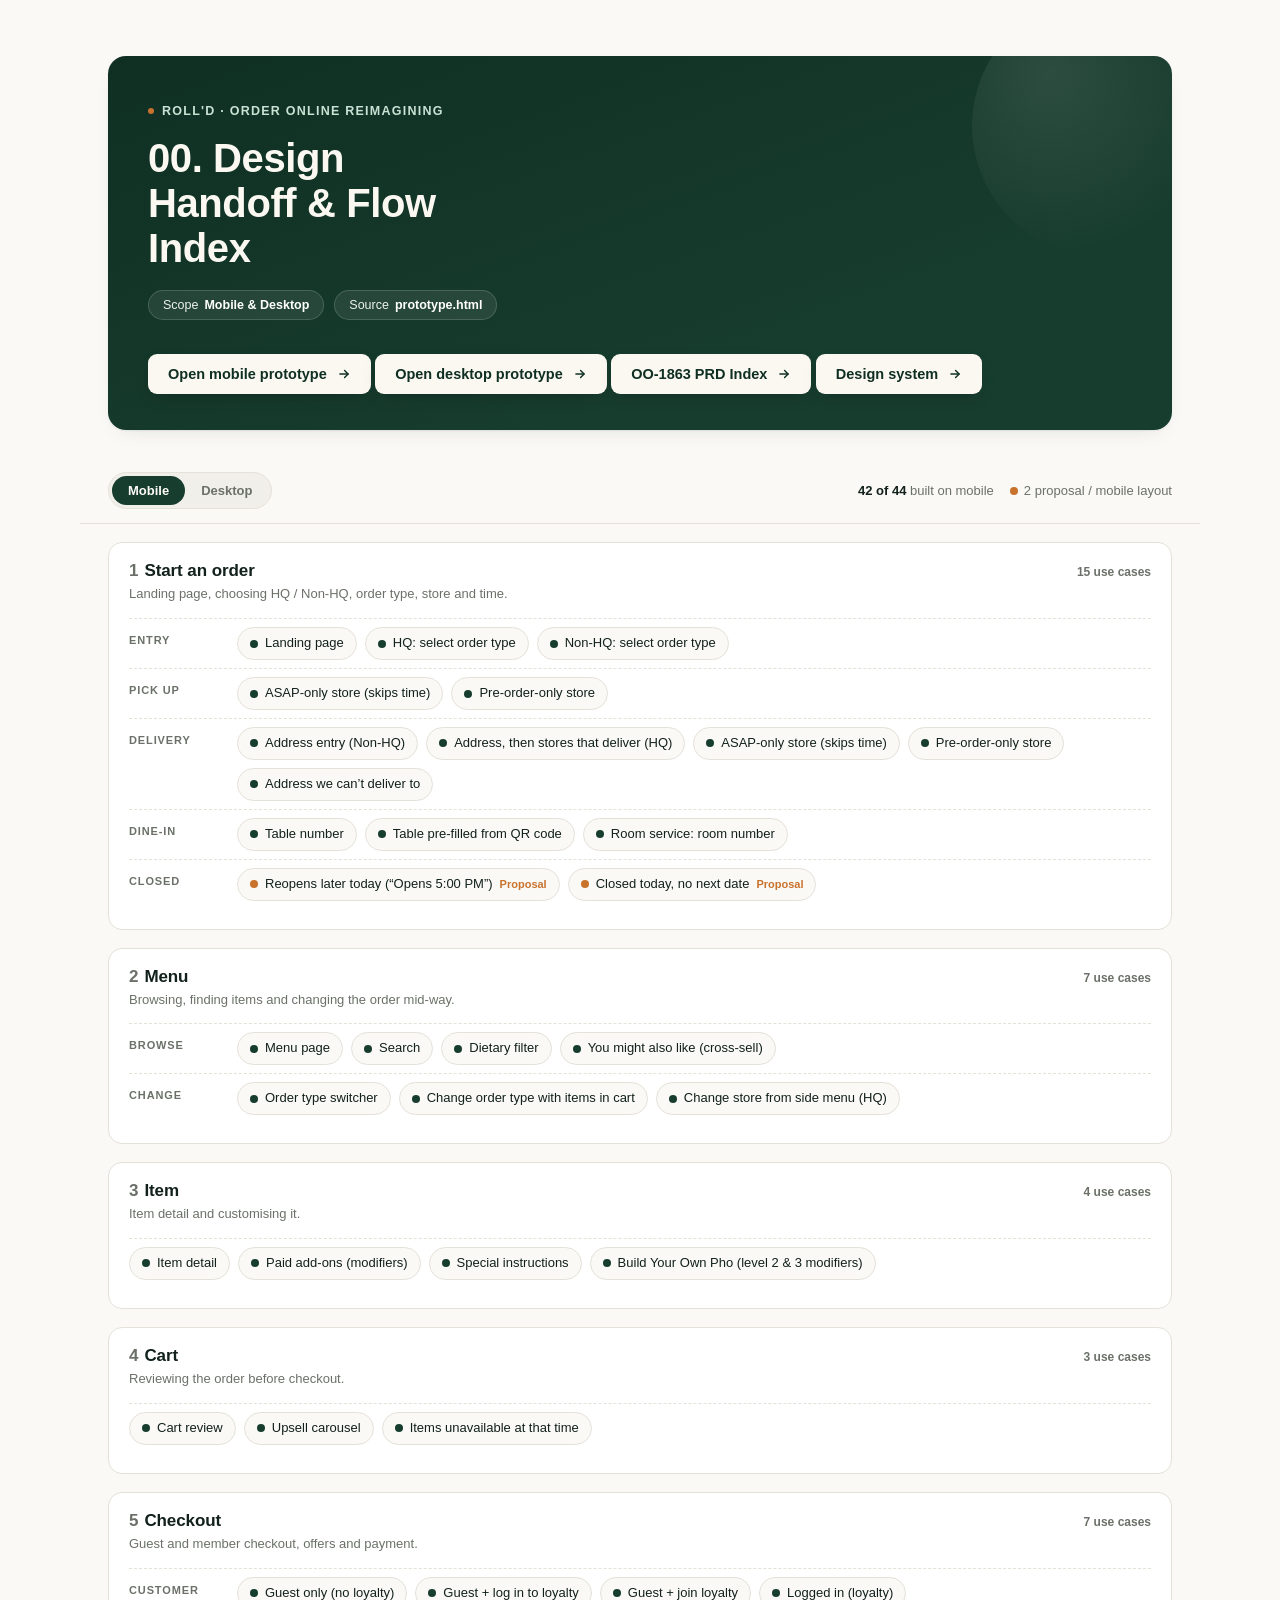
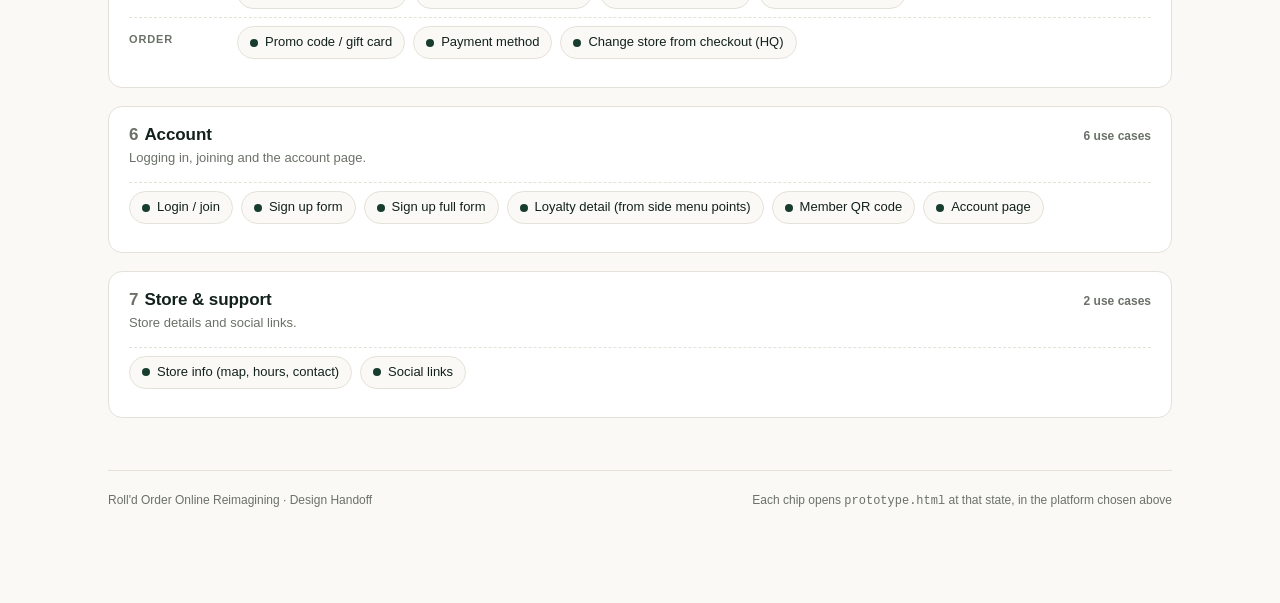
<file: index.html>
<!doctype html>
<html lang="en">
<head>
<meta charset="UTF-8">
<meta name="viewport" content="width=device-width, initial-scale=1.0">
<title>00. Design Handoff &amp; Flow Index</title>
<style>
  :root{
    --ink:#12211b;
    --paper:#faf9f6;
    --card:#ffffff;
    --line:#e4e1d8;
    --green-deep:#0f2f23;
    --green:#173d2e;
    --green-soft:#e8efe9;
    --muted:#6b7169;
    --accent:#c8722c;
    --disabled:#a9ada4;
    --disabled-bg:#f1efe9;
    --radius:10px;
    --shadow:0 1px 2px rgba(18,33,27,.06), 0 8px 24px -16px rgba(18,33,27,.25);
  }
  *{box-sizing:border-box;}
  body{
    margin:0;
    background:var(--paper);
    color:var(--ink);
    font-family:"Söhne","Inter",-apple-system,BlinkMacSystemFont,"Segoe UI",Helvetica,Arial,sans-serif;
    -webkit-font-smoothing:antialiased;
  }
  .wrap{max-width:1120px;margin:0 auto;padding:56px 28px 96px;}

  /* ---------- Cover header ---------- */
  .cover{
    background:linear-gradient(160deg,var(--green-deep),var(--green) 70%);
    color:#fbf8f2;
    border-radius:18px;
    padding:44px 40px 36px;
    position:relative;
    overflow:hidden;
    box-shadow:var(--shadow);
  }
  .cover::after{
    content:"";
    position:absolute;
    right:-60px;top:-60px;
    width:260px;height:260px;
    border-radius:50%;
    background:radial-gradient(circle at 30% 30%, rgba(255,255,255,.10), transparent 70%);
  }
  .eyebrow{
    display:inline-flex;
    align-items:center;
    gap:8px;
    font-size:12.5px;
    letter-spacing:.10em;
    text-transform:uppercase;
    font-weight:600;
    color:#c9e2d4;
    margin-bottom:18px;
  }
  .eyebrow .dot{width:6px;height:6px;border-radius:50%;background:var(--accent);}
  h1{
    font-size:clamp(28px,4vw,40px);
    line-height:1.12;
    margin:0 0 14px;
    font-weight:700;
    letter-spacing:-.01em;
    max-width:14ch;
  }
  .cover-meta{
    margin-top:20px;
    display:flex;
    flex-wrap:wrap;
    gap:10px;
    margin-bottom:8px;
  }
  .meta-pill{
    background:rgba(255,255,255,.08);
    border:1px solid rgba(255,255,255,.16);
    border-radius:999px;
    padding:7px 14px;
    font-size:12.5px;
    color:#eef3ee;
    display:flex;
    gap:6px;
    align-items:baseline;
  }
  .meta-pill b{color:#fff;font-weight:600;}
  .cover-cta{
    margin-top:26px;
    display:inline-flex;
    align-items:center;
    gap:10px;
    background:#fbf8f2;
    color:var(--green-deep);
    font-weight:600;
    font-size:14.5px;
    padding:12px 20px;
    border-radius:9px;
    text-decoration:none;
    box-shadow:0 6px 18px -8px rgba(0,0,0,.35);
    transition:transform .15s ease, box-shadow .15s ease;
  }
  .cover-cta:hover{transform:translateY(-1px);box-shadow:0 10px 22px -8px rgba(0,0,0,.4);}
  .cover-cta svg{flex:none;}

  /* ---------- Toolbar: platform switch + coverage ---------- */
  .toolbar{
    position:sticky;top:0;z-index:5;
    display:flex;align-items:center;justify-content:space-between;flex-wrap:wrap;gap:12px;
    margin:28px -28px 0;padding:14px 28px;
    background:rgba(250,249,246,.94);backdrop-filter:blur(6px);
    border-bottom:1px solid var(--line);
  }
  .seg{display:inline-flex;background:var(--disabled-bg);border:1px solid var(--line);border-radius:999px;padding:3px;}
  .seg button{
    border:0;background:transparent;font:inherit;font-size:13px;font-weight:600;color:var(--muted);
    padding:7px 16px;border-radius:999px;cursor:pointer;
  }
  .seg button[aria-pressed="true"]{background:var(--green);color:#fdfbf6;}
  .coverage{font-size:13px;color:var(--muted);display:flex;flex-wrap:wrap;gap:6px 16px;align-items:center;}
  .coverage b{color:var(--ink);}
  .legend{display:inline-flex;align-items:center;gap:6px;}

  /* ---------- Journey ---------- */
  .journey{
    margin-top:18px;background:var(--card);border:1px solid var(--line);
    border-radius:14px;padding:18px 20px 20px;
  }
  .journey-head{display:flex;align-items:baseline;justify-content:space-between;gap:12px;margin-bottom:4px;}
  .journey-head h2{margin:0;font-size:17px;font-weight:700;letter-spacing:-.005em;}
  .journey-head h2 .num{color:var(--muted);font-weight:600;margin-right:6px;}
  .journey-count{font-size:12px;font-weight:600;color:var(--muted);white-space:nowrap;}
  .journey-desc{margin:0 0 14px;font-size:13px;color:var(--muted);line-height:1.45;}
  .group{display:flex;gap:12px;align-items:flex-start;padding:8px 0;border-top:1px dashed var(--line);}
  .group:first-of-type{border-top:0;}
  .group-label{
    flex:none;width:96px;padding-top:7px;
    font-size:11px;font-weight:700;letter-spacing:.08em;text-transform:uppercase;color:var(--muted);
  }
  .chips{display:flex;flex-wrap:wrap;gap:8px;}
  .chip{
    display:inline-flex;align-items:center;gap:7px;
    padding:7px 12px;border:1px solid var(--line);border-radius:999px;
    background:var(--paper);color:var(--ink);text-decoration:none;
    font-size:13px;font-weight:500;line-height:1.3;
    transition:border-color .15s ease, background .15s ease;
  }
  a.chip:hover{border-color:var(--green);background:var(--green-soft);}
  .dot{width:8px;height:8px;border-radius:50%;flex:none;background:var(--green);}
  .dot.pending{background:var(--accent);}
  .dot.none{background:transparent;border:1.5px solid var(--disabled);}
  .chip-note{font-size:11px;font-weight:600;color:var(--accent);}
  .chip.is-none{background:var(--disabled-bg);color:var(--disabled);cursor:default;}
  .chip.is-none .chip-note{color:var(--disabled);}
  @media (max-width:640px){
    .wrap{padding:36px 16px 72px;}
    .cover{padding:32px 22px 28px;}
    .toolbar{margin:24px -16px 0;padding:12px 16px;}
    .group{flex-direction:column;gap:6px;}
    .group-label{width:auto;padding-top:0;}
    .journey{padding:16px;}
  }

  footer{
    margin-top:52px;
    padding-top:22px;
    border-top:1px solid var(--line);
    font-size:12px;
    color:var(--muted);
    display:flex;
    justify-content:space-between;
    flex-wrap:wrap;
    gap:8px;
  }
</style>
</head>
<body>
<div class="wrap">

  <div class="cover">
    <div class="eyebrow"><span class="dot"></span> Roll'd &middot; Order Online Reimagining</div>
    <h1>00. Design Handoff &amp; Flow Index</h1>
    <div class="cover-meta">
      <span class="meta-pill">Scope <b>Mobile &amp; Desktop</b></span>
      <span class="meta-pill">Source <b>prototype.html</b></span>
    </div>
    <div class="cover-ctas">
      <a class="cover-cta" href="prototype.html?view=mobile">Open mobile prototype
        <svg width="14" height="14" viewBox="0 0 24 24" fill="none" stroke="currentColor" stroke-width="2.4" stroke-linecap="round" stroke-linejoin="round"><path d="M5 12h14"/><path d="M13 6l6 6-6 6"/></svg>
      </a>
      <a class="cover-cta cover-cta-ghost" href="prototype.html?view=desktop">Open desktop prototype
        <svg width="14" height="14" viewBox="0 0 24 24" fill="none" stroke="currentColor" stroke-width="2.4" stroke-linecap="round" stroke-linejoin="round"><path d="M5 12h14"/><path d="M13 6l6 6-6 6"/></svg>
      </a>
      <a class="cover-cta cover-cta-ghost" href="prd-index.html">OO-1863 PRD Index
        <svg width="14" height="14" viewBox="0 0 24 24" fill="none" stroke="currentColor" stroke-width="2.4" stroke-linecap="round" stroke-linejoin="round"><path d="M5 12h14"/><path d="M13 6l6 6-6 6"/></svg>
      </a>
      <a class="cover-cta cover-cta-ghost" href="design-system.html">Design system
        <svg width="14" height="14" viewBox="0 0 24 24" fill="none" stroke="currentColor" stroke-width="2.4" stroke-linecap="round" stroke-linejoin="round"><path d="M5 12h14"/><path d="M13 6l6 6-6 6"/></svg>
      </a>
    </div>
  </div>

  <div class="toolbar">
    <div class="seg" role="group" aria-label="Platform">
      <button type="button" data-view="mobile" aria-pressed="true">Mobile</button>
      <button type="button" data-view="desktop" aria-pressed="false">Desktop</button>
    </div>
    <div class="coverage" id="coverage"></div>
  </div>

  <div id="journeys"></div>

  <footer>
    <span>Roll'd Order Online Reimagining &middot; Design Handoff</span>
    <span>Each chip opens <code>prototype.html</code> at that state, in the platform chosen above</span>
  </footer>

</div>

<script>
/* Use cases per journey.
   href: hash for prototype.html (q: extra query string).
   m / d: status on mobile / desktop: built (default) · proposal · mobile (mobile layout for now) · none (not yet) */
const JOURNEYS = [
  { title:'Start an order', desc:'Landing page, choosing HQ / Non-HQ, order type, store and time.', groups:[
    { label:'Entry', items:[
      { name:'Landing page', href:'screen-landing' },
      { name:'HQ: select order type', href:'screen-hq-order' },
      { name:'Non-HQ: select order type', href:'screen-nonhq' },
    ]},
    { label:'Pick up', items:[
      { name:'ASAP-only store (skips time)', href:'screen-nonhq,app-body!add:pickup-timing-asap' },
      { name:'Pre-order-only store', href:'call:demoPickupPreorderOnly' },
    ]},
    { label:'Delivery', items:[
      { name:'Address entry (Non-HQ)', href:'call:demoDeliveryStep' },
      { name:'Address, then stores that deliver (HQ)', href:'call:demoHqDeliveryStep' },
      { name:'ASAP-only store (skips time)', href:'call:demoDeliveryAsapOnly' },
      { name:'Pre-order-only store', href:'call:demoDeliveryPreorderOnly' },
      { name:'Address we can’t deliver to', href:'call:demoDeliveryUnserviceable' },
    ]},
    { label:'Dine-in', items:[
      { name:'Table number', href:'call:demoDineInStep' },
      { name:'Table pre-filled from QR code', href:'call:demoQrTable', q:'&table=12' },
      { name:'Room service: room number', href:'call:demoRoomStep' },
    ]},
    { label:'Closed', items:[
      { name:'Reopens later today (“Opens 5:00 PM”)', href:'screen-nonhq,app-body!add:delivery-opens-later', m:'proposal', d:'proposal' },
      { name:'Closed today, no next date', href:'screen-nonhq,app-body!add:delivery-closed', m:'proposal', d:'proposal' },
    ]},
  ]},
  { title:'Menu', desc:'Browsing, finding items and changing the order mid-way.', groups:[
    { label:'Browse', items:[
      { name:'Menu page', href:'screen-menu' },
      { name:'Search', href:'screen-menu,screen-menu!add:search-active' },
      { name:'Dietary filter', href:'screen-menu-filters' },
      { name:'You might also like (cross-sell)', href:'screen-menu,menu-recommend-section!remove:hidden', d:'none' },
    ]},
    { label:'Change', items:[
      { name:'Order type switcher', href:'screen-nonhq' },
      { name:'Change order type with items in cart', href:'screen-menu,call:demoTypeChangePopup' },
      { name:'Change store from side menu (HQ)', href:'call:demoSidebarStore' },
    ]},
  ]},
  { title:'Item', desc:'Item detail and customising it.', groups:[
    { items:[
      { name:'Item detail', href:'call:demoItemDetail' },
      { name:'Paid add-ons (modifiers)', href:'call:demoItemDetail' },
      { name:'Special instructions', href:'call:demoItemDetail' },
      { name:'Build Your Own Pho (level 2 & 3 modifiers)', href:'call:demoByoPho' },
    ]},
  ]},
  { title:'Cart', desc:'Reviewing the order before checkout.', groups:[
    { items:[
      { name:'Cart review', href:'screen-cart' },
      { name:'Upsell carousel', href:'screen-menu,suggestion-overlay' },
      { name:'Items unavailable at that time', href:'screen-cart,call:demoUnavailableCart' },
    ]},
  ]},
  { title:'Checkout', desc:'Guest and member checkout, offers and payment.', groups:[
    { label:'Customer', items:[
      { name:'Guest only (no loyalty)', href:'screen-checkout,screen-checkout!add:no-loyalty' },
      { name:'Guest + log in to loyalty', href:'screen-checkout,screen-checkout!add:trigger-mode,otp-overlay!add:open' },
      { name:'Guest + join loyalty', href:'screen-checkout,screen-checkout!add:trigger-mode' },
      { name:'Logged in (loyalty)', href:'call:demoLoggedInCheckout' },
    ]},
    { label:'Order', items:[
      { name:'Promo code / gift card', href:'screen-checkout' },
      { name:'Payment method', href:'screen-payment' },
      { name:'Change store from checkout (HQ)', href:'call:demoStoreChange' },
    ]},
  ]},
  { title:'Account', desc:'Logging in, joining and the account page.', groups:[
    { items:[
      { name:'Login / join', href:'screen-signin' },
      { name:'Sign up form', href:'screen-checkout,otp-overlay,otp-step-phone!add:hidden-step,otp-step-signup!remove:hidden-step' },
      { name:'Sign up full form', href:'call:demoSignupFull' },
      { name:'Loyalty detail (from side menu points)', href:'call:demoLoyalty' },
      { name:'Member QR code', href:'call:demoLoyaltyQr' },
      { name:'Account page', href:'screen-profile-settings' },
    ]},
  ]},
  { title:'Store & support', desc:'Store details and social links.', groups:[
    { items:[
      { name:'Store info (map, hours, contact)', href:'screen-outlet-search' },
      { name:'Social links', href:'screen-landing' },
    ]},
  ]},
];

const NOTES = { proposal:'Proposal', mobile:'Mobile layout for now', none:'Not yet' };
let view = 'mobile';
try { if (localStorage.getItem('flowIndexView') === 'desktop') view = 'desktop'; } catch (e) {}

function esc(t){ return t.replace(/&/g,'&amp;').replace(/</g,'&lt;'); }

function render(){
  const key = view === 'mobile' ? 'm' : 'd';
  const tally = { built:0, pending:0, none:0, total:0 };
  let n = 0;
  document.getElementById('journeys').innerHTML = JOURNEYS.map(j => {
    n++;
    let count = 0;
    const groups = j.groups.map(g => {
      const chips = g.items.map(it => {
        const st = it[key] || 'built';
        count++; tally.total++;
        if (st === 'built') tally.built++; else if (st === 'none') tally.none++; else tally.pending++;
        const dot = st === 'built' ? 'dot' : st === 'none' ? 'dot none' : 'dot pending';
        const note = NOTES[st] ? `<span class="chip-note">${NOTES[st]}</span>` : '';
        if (st === 'none') return `<span class="chip is-none"><span class="${dot}"></span>${esc(it.name)}${note}</span>`;
        const url = `prototype.html?view=${view}${it.q || ''}#${it.href}`;
        return `<a class="chip" href="${url.replace(/&/g,'&amp;')}"><span class="${dot}"></span>${esc(it.name)}${note}</a>`;
      }).join('');
      return `<div class="group">${g.label ? `<div class="group-label">${g.label}</div>` : ''}<div class="chips">${chips}</div></div>`;
    }).join('');
    return `<section class="journey">
      <div class="journey-head"><h2><span class="num">${n}</span>${esc(j.title)}</h2><span class="journey-count">${count} use case${count > 1 ? 's' : ''}</span></div>
      <p class="journey-desc">${esc(j.desc)}</p>${groups}</section>`;
  }).join('');
  document.getElementById('coverage').innerHTML =
    `<span><b>${tally.built} of ${tally.total}</b> built on ${view}</span>` +
    (tally.pending ? `<span class="legend"><span class="dot pending"></span>${tally.pending} proposal / mobile layout</span>` : '') +
    (tally.none ? `<span class="legend"><span class="dot none"></span>${tally.none} not yet</span>` : '');
  document.querySelectorAll('.seg button').forEach(b => b.setAttribute('aria-pressed', b.dataset.view === view));
}

document.querySelectorAll('.seg button').forEach(b => b.addEventListener('click', () => {
  view = b.dataset.view;
  try { localStorage.setItem('flowIndexView', view); } catch (e) {}
  render();
}));
render();
</script>
</body>
</html>
</file>
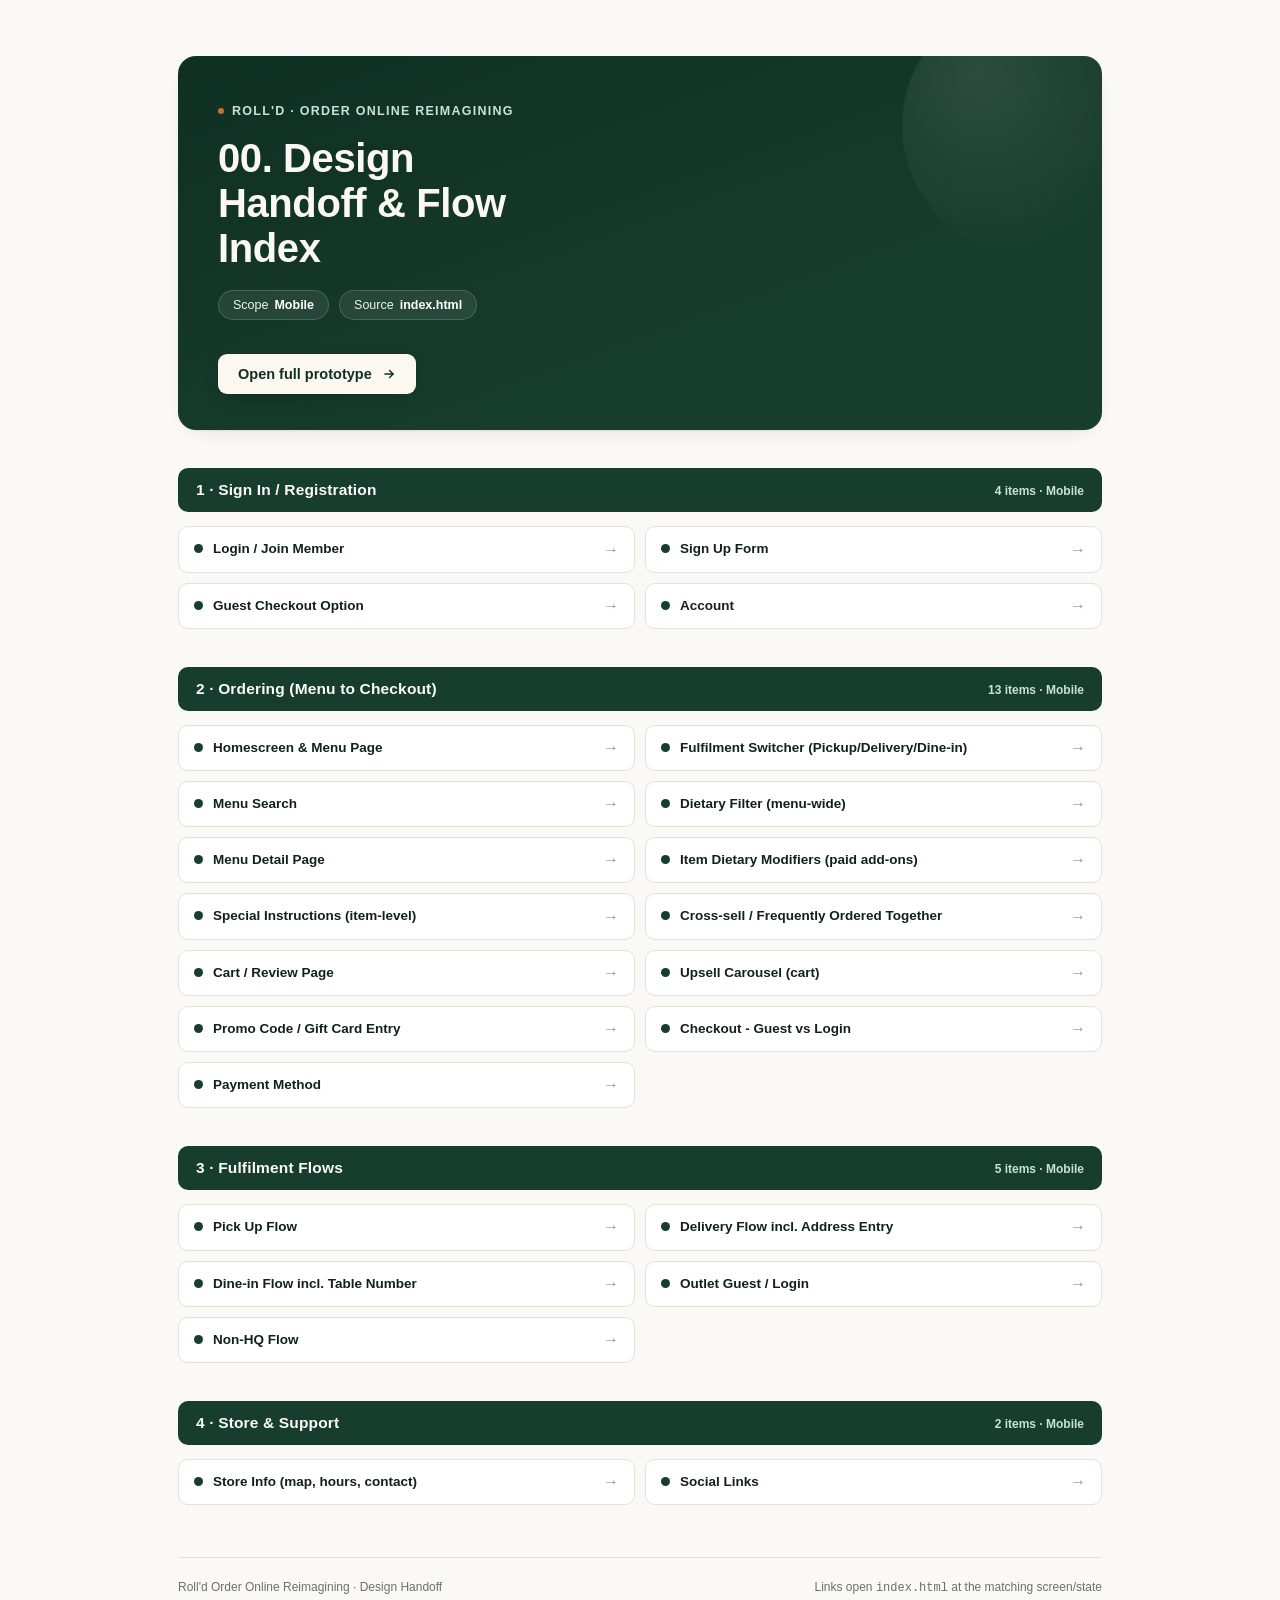
<file: 00-design-handoff.html>
<!doctype html>
<html lang="en">
<head>
<meta charset="UTF-8">
<meta name="viewport" content="width=device-width, initial-scale=1.0">
<title>00. Design Handoff &amp; Flow Index</title>
<style>
  :root{
    --ink:#12211b;
    --paper:#faf9f6;
    --card:#ffffff;
    --line:#e4e1d8;
    --green-deep:#0f2f23;
    --green:#173d2e;
    --green-soft:#e8efe9;
    --muted:#6b7169;
    --accent:#c8722c;
    --disabled:#a9ada4;
    --disabled-bg:#f1efe9;
    --radius:10px;
    --shadow:0 1px 2px rgba(18,33,27,.06), 0 8px 24px -16px rgba(18,33,27,.25);
  }
  *{box-sizing:border-box;}
  body{
    margin:0;
    background:var(--paper);
    color:var(--ink);
    font-family:"Söhne","Inter",-apple-system,BlinkMacSystemFont,"Segoe UI",Helvetica,Arial,sans-serif;
    -webkit-font-smoothing:antialiased;
  }
  .wrap{max-width:980px;margin:0 auto;padding:56px 28px 96px;}

  /* ---------- Cover header ---------- */
  .cover{
    background:linear-gradient(160deg,var(--green-deep),var(--green) 70%);
    color:#fbf8f2;
    border-radius:18px;
    padding:44px 40px 36px;
    position:relative;
    overflow:hidden;
    box-shadow:var(--shadow);
  }
  .cover::after{
    content:"";
    position:absolute;
    right:-60px;top:-60px;
    width:260px;height:260px;
    border-radius:50%;
    background:radial-gradient(circle at 30% 30%, rgba(255,255,255,.10), transparent 70%);
  }
  .eyebrow{
    display:inline-flex;
    align-items:center;
    gap:8px;
    font-size:12.5px;
    letter-spacing:.10em;
    text-transform:uppercase;
    font-weight:600;
    color:#c9e2d4;
    margin-bottom:18px;
  }
  .eyebrow .dot{width:6px;height:6px;border-radius:50%;background:var(--accent);}
  h1{
    font-size:clamp(28px,4vw,40px);
    line-height:1.12;
    margin:0 0 14px;
    font-weight:700;
    letter-spacing:-.01em;
    max-width:14ch;
  }
  .cover-meta{
    margin-top:20px;
    display:flex;
    flex-wrap:wrap;
    gap:10px;
    margin-bottom:8px;
  }
  .meta-pill{
    background:rgba(255,255,255,.08);
    border:1px solid rgba(255,255,255,.16);
    border-radius:999px;
    padding:7px 14px;
    font-size:12.5px;
    color:#eef3ee;
    display:flex;
    gap:6px;
    align-items:baseline;
  }
  .meta-pill b{color:#fff;font-weight:600;}
  .cover-cta{
    margin-top:26px;
    display:inline-flex;
    align-items:center;
    gap:10px;
    background:#fbf8f2;
    color:var(--green-deep);
    font-weight:600;
    font-size:14.5px;
    padding:12px 20px;
    border-radius:9px;
    text-decoration:none;
    box-shadow:0 6px 18px -8px rgba(0,0,0,.35);
    transition:transform .15s ease, box-shadow .15s ease;
  }
  .cover-cta:hover{transform:translateY(-1px);box-shadow:0 10px 22px -8px rgba(0,0,0,.4);}
  .cover-cta svg{flex:none;}

  /* ---------- Section ---------- */
  .section{margin-top:38px;}
  .section-head{
    display:flex;
    align-items:baseline;
    justify-content:space-between;
    gap:12px;
    background:var(--green);
    color:#fdfbf6;
    border-radius:10px;
    padding:13px 18px;
    margin-bottom:14px;
  }
  .section-head h2{
    margin:0;
    font-size:15.5px;
    font-weight:700;
    letter-spacing:.01em;
  }
  .section-count{
    font-size:12px;
    color:#c9e2d4;
    font-weight:600;
    white-space:nowrap;
  }

  .grid{
    display:grid;
    grid-template-columns:repeat(2,1fr);
    gap:10px;
  }
  @media (max-width:640px){
    .grid{grid-template-columns:1fr;}
    .wrap{padding:36px 16px 72px;}
    .cover{padding:32px 22px 28px;}
  }

  .item{
    display:flex;
    align-items:center;
    justify-content:space-between;
    gap:10px;
    background:var(--card);
    border:1px solid var(--line);
    border-radius:var(--radius);
    padding:13px 15px;
    text-decoration:none;
    color:var(--ink);
    transition:border-color .15s ease, transform .15s ease, box-shadow .15s ease;
  }
  a.item:hover{
    border-color:var(--green);
    transform:translateY(-1px);
    box-shadow:var(--shadow);
  }
  .item-label{
    display:flex;
    align-items:flex-start;
    gap:10px;
    font-size:13.5px;
    font-weight:600;
    line-height:1.35;
  }
  .item-label .status-dot{
    width:9px;height:9px;border-radius:50%;
    margin-top:4px;
    flex:none;
    background:var(--green);
  }
  .item.is-disabled{
    background:var(--disabled-bg);
    color:var(--disabled);
    cursor:default;
  }
  .item.is-disabled .status-dot{background:var(--disabled);}
  .item-note{
    font-size:11px;
    color:var(--muted);
    font-weight:500;
    white-space:nowrap;
  }
  .item.is-disabled .item-note{color:var(--disabled);}
  .item-arrow{
    flex:none;
    opacity:.45;
  }
  a.item:hover .item-arrow{opacity:.9;}

  footer{
    margin-top:52px;
    padding-top:22px;
    border-top:1px solid var(--line);
    font-size:12px;
    color:var(--muted);
    display:flex;
    justify-content:space-between;
    flex-wrap:wrap;
    gap:8px;
  }
</style>
</head>
<body>
<div class="wrap">

  <div class="cover">
    <div class="eyebrow"><span class="dot"></span> Roll'd &middot; Order Online Reimagining</div>
    <h1>00. Design Handoff &amp; Flow Index</h1>
    <div class="cover-meta">
      <span class="meta-pill">Scope <b>Mobile</b></span>
      <span class="meta-pill">Source <b>index.html</b></span>
    </div>
    <a class="cover-cta" href="index.html">
      Open full prototype
      <svg width="14" height="14" viewBox="0 0 24 24" fill="none" stroke="currentColor" stroke-width="2.4" stroke-linecap="round" stroke-linejoin="round"><path d="M5 12h14"/><path d="M13 6l6 6-6 6"/></svg>
    </a>
  </div>

  <!-- 1. Sign In / Registration -->
  <div class="section">
    <div class="section-head">
      <h2>1 &middot; Sign In / Registration</h2>
      <span class="section-count">4 items &middot; Mobile</span>
    </div>
    <div class="grid">
      <a class="item" href="index.html#screen-signin"><span class="item-label"><span class="status-dot"></span>Login / Join Member</span><span class="item-arrow">→</span></a>
      <a class="item" href="index.html#screen-checkout,otp-overlay,otp-step-phone!add:hidden-step,otp-step-signup!remove:hidden-step"><span class="item-label"><span class="status-dot"></span>Sign Up Form</span><span class="item-arrow">→</span></a>
      <a class="item" href="index.html#screen-checkout,guest-overlay"><span class="item-label"><span class="status-dot"></span>Guest Checkout Option</span><span class="item-arrow">→</span></a>
      <a class="item" href="index.html#screen-profile-settings"><span class="item-label"><span class="status-dot"></span>Account</span><span class="item-arrow">→</span></a>
    </div>
  </div>

  <!-- 2. Ordering (Menu to Checkout) -->
  <div class="section">
    <div class="section-head">
      <h2>2 &middot; Ordering (Menu to Checkout)</h2>
      <span class="section-count">13 items &middot; Mobile</span>
    </div>
    <div class="grid">
      <a class="item" href="index.html#screen-landing"><span class="item-label"><span class="status-dot"></span>Homescreen &amp; Menu Page</span><span class="item-arrow">→</span></a>
      <a class="item" href="index.html#screen-nonhq"><span class="item-label"><span class="status-dot"></span>Fulfilment Switcher (Pickup/Delivery/Dine-in)</span><span class="item-arrow">→</span></a>
      <a class="item" href="index.html#screen-menu,screen-menu!add:search-active"><span class="item-label"><span class="status-dot"></span>Menu Search</span><span class="item-arrow">→</span></a>
      <a class="item" href="index.html#screen-menu-filters"><span class="item-label"><span class="status-dot"></span>Dietary Filter (menu-wide)</span><span class="item-arrow">→</span></a>
      <a class="item" href="index.html#screen-mealdetail"><span class="item-label"><span class="status-dot"></span>Menu Detail Page</span><span class="item-arrow">→</span></a>
      <a class="item" href="index.html#screen-mealdetail"><span class="item-label"><span class="status-dot"></span>Item Dietary Modifiers (paid add-ons)</span><span class="item-arrow">→</span></a>
      <a class="item" href="index.html#screen-mealdetail"><span class="item-label"><span class="status-dot"></span>Special Instructions (item-level)</span><span class="item-arrow">→</span></a>
      <a class="item" href="index.html#screen-menu,menu-recommend-section!remove:hidden"><span class="item-label"><span class="status-dot"></span>Cross-sell / Frequently Ordered Together</span><span class="item-arrow">→</span></a>
      <a class="item" href="index.html#screen-cart-v2"><span class="item-label"><span class="status-dot"></span>Cart / Review Page</span><span class="item-arrow">→</span></a>
      <a class="item" href="index.html#screen-menu,suggestion-overlay"><span class="item-label"><span class="status-dot"></span>Upsell Carousel (cart)</span><span class="item-arrow">→</span></a>
      <a class="item" href="index.html#screen-checkout"><span class="item-label"><span class="status-dot"></span>Promo Code / Gift Card Entry</span><span class="item-arrow">→</span></a>
      <a class="item" href="index.html#screen-checkout"><span class="item-label"><span class="status-dot"></span>Checkout - Guest vs Login</span><span class="item-arrow">→</span></a>
      <a class="item" href="index.html#screen-payment"><span class="item-label"><span class="status-dot"></span>Payment Method</span><span class="item-arrow">→</span></a>
    </div>
  </div>

  <!-- 3. Fulfilment Flows -->
  <div class="section">
    <div class="section-head">
      <h2>3 &middot; Fulfilment Flows</h2>
      <span class="section-count">5 items &middot; Mobile</span>
    </div>
    <div class="grid">
      <a class="item" href="index.html#screen-outlet-search"><span class="item-label"><span class="status-dot"></span>Pick Up Flow</span><span class="item-arrow">→</span></a>
      <a class="item" href="index.html#screen-checkout-delivery"><span class="item-label"><span class="status-dot"></span>Delivery Flow incl. Address Entry</span><span class="item-arrow">→</span></a>
      <a class="item" href="index.html#screen-checkout-dinein"><span class="item-label"><span class="status-dot"></span>Dine-in Flow incl. Table Number</span><span class="item-arrow">→</span></a>
      <a class="item" href="index.html#screen-outlet-search"><span class="item-label"><span class="status-dot"></span>Outlet Guest / Login</span><span class="item-arrow">→</span></a>
      <a class="item" href="index.html#screen-nonhq"><span class="item-label"><span class="status-dot"></span>Non-HQ Flow</span><span class="item-arrow">→</span></a>
    </div>
  </div>

  <!-- 4. Store & Support -->
  <div class="section">
    <div class="section-head">
      <h2>4 &middot; Store &amp; Support</h2>
      <span class="section-count">2 items &middot; Mobile</span>
    </div>
    <div class="grid">
      <a class="item" href="index.html#screen-outlet-search"><span class="item-label"><span class="status-dot"></span>Store Info (map, hours, contact)</span><span class="item-arrow">→</span></a>
      <a class="item" href="index.html#screen-landing"><span class="item-label"><span class="status-dot"></span>Social Links</span><span class="item-arrow">→</span></a>
    </div>
  </div>

  <footer>
    <span>Roll'd Order Online Reimagining &middot; Design Handoff</span>
    <span>Links open <code>index.html</code> at the matching screen/state</span>
  </footer>

</div>
</body>
</html>
</file>
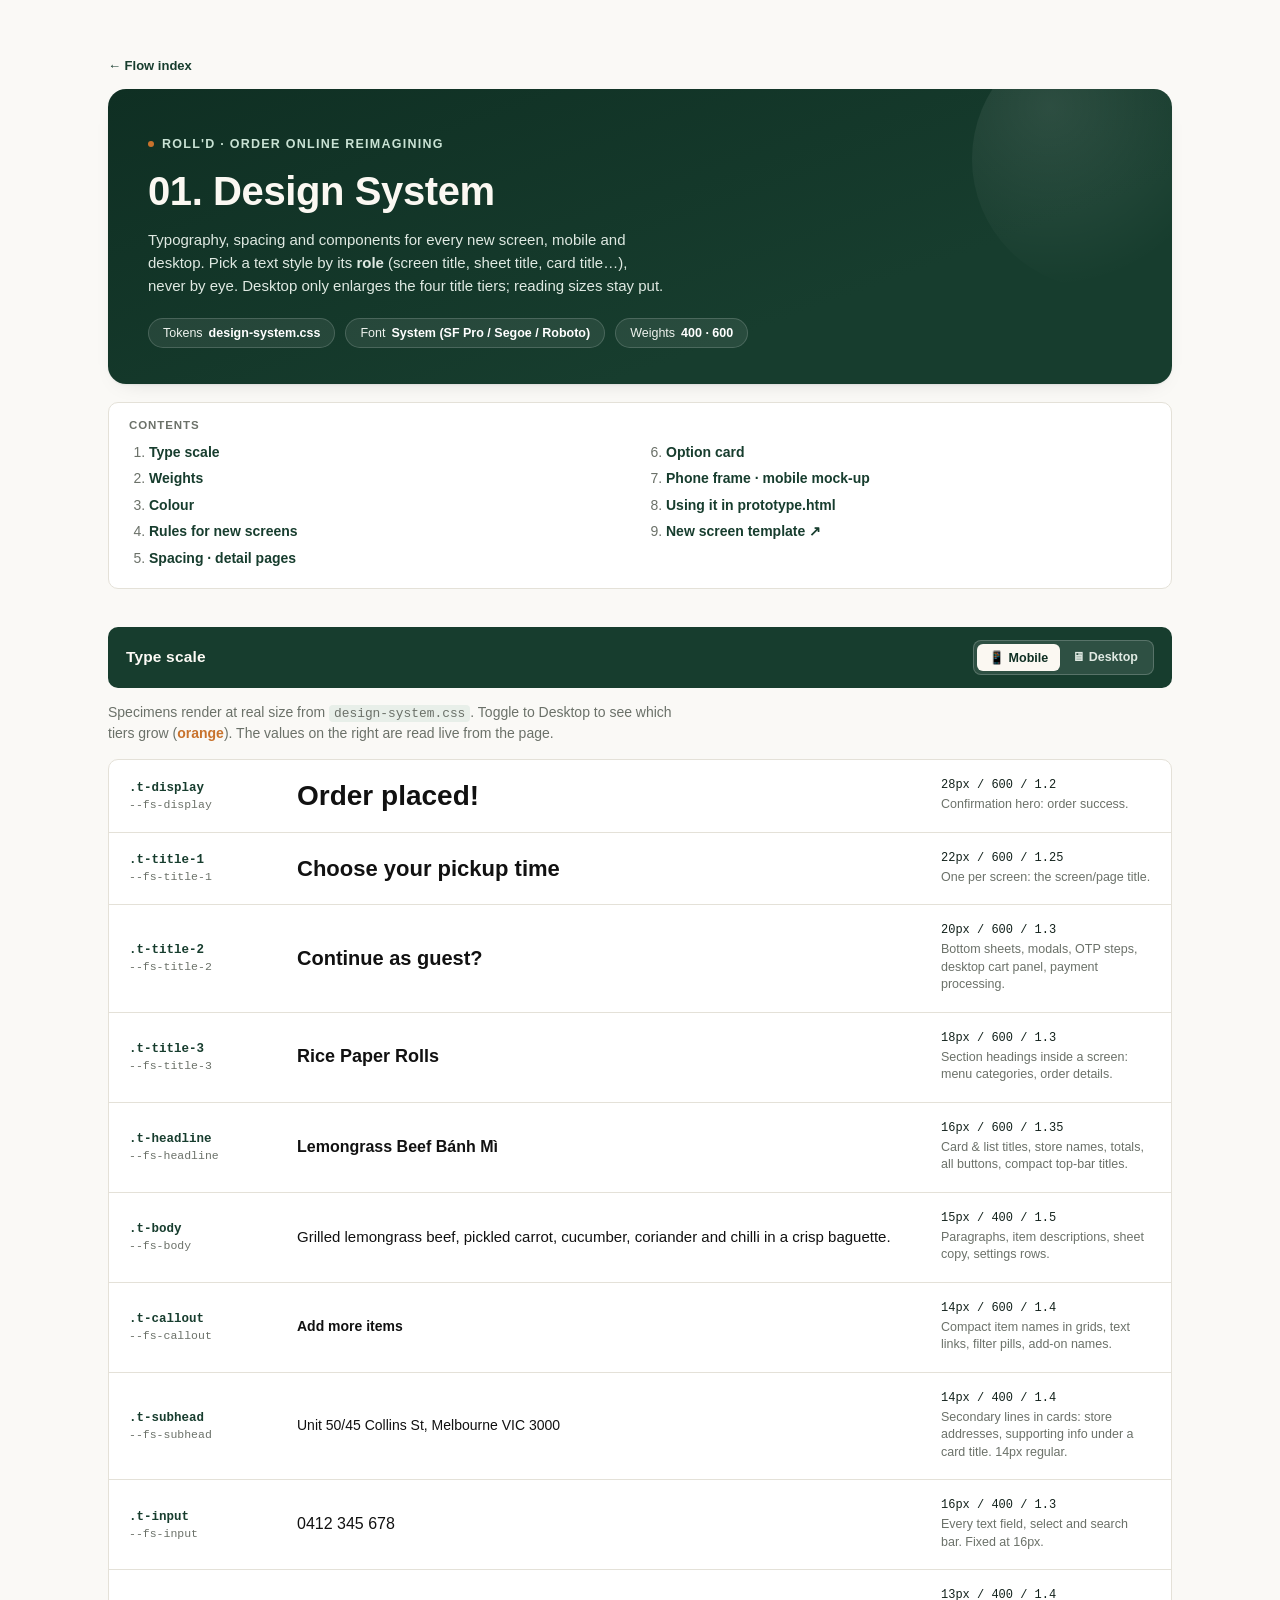
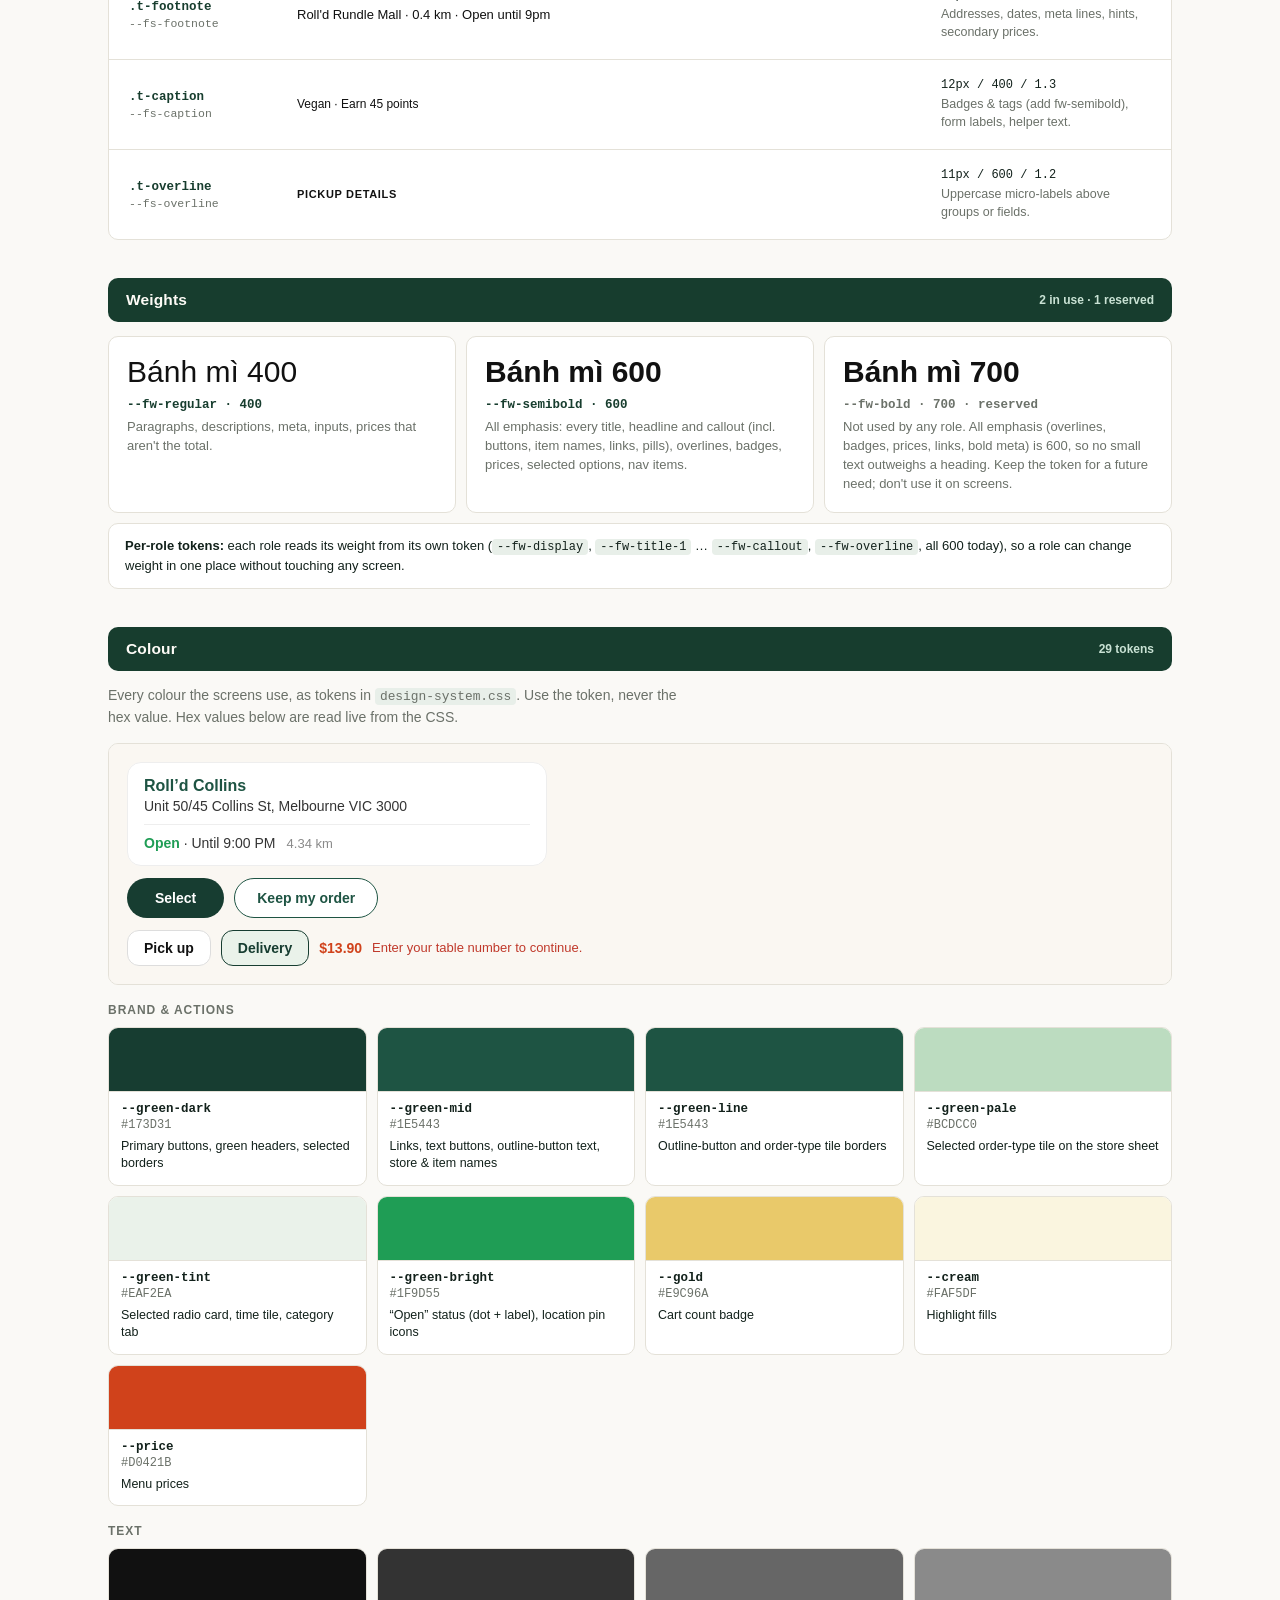
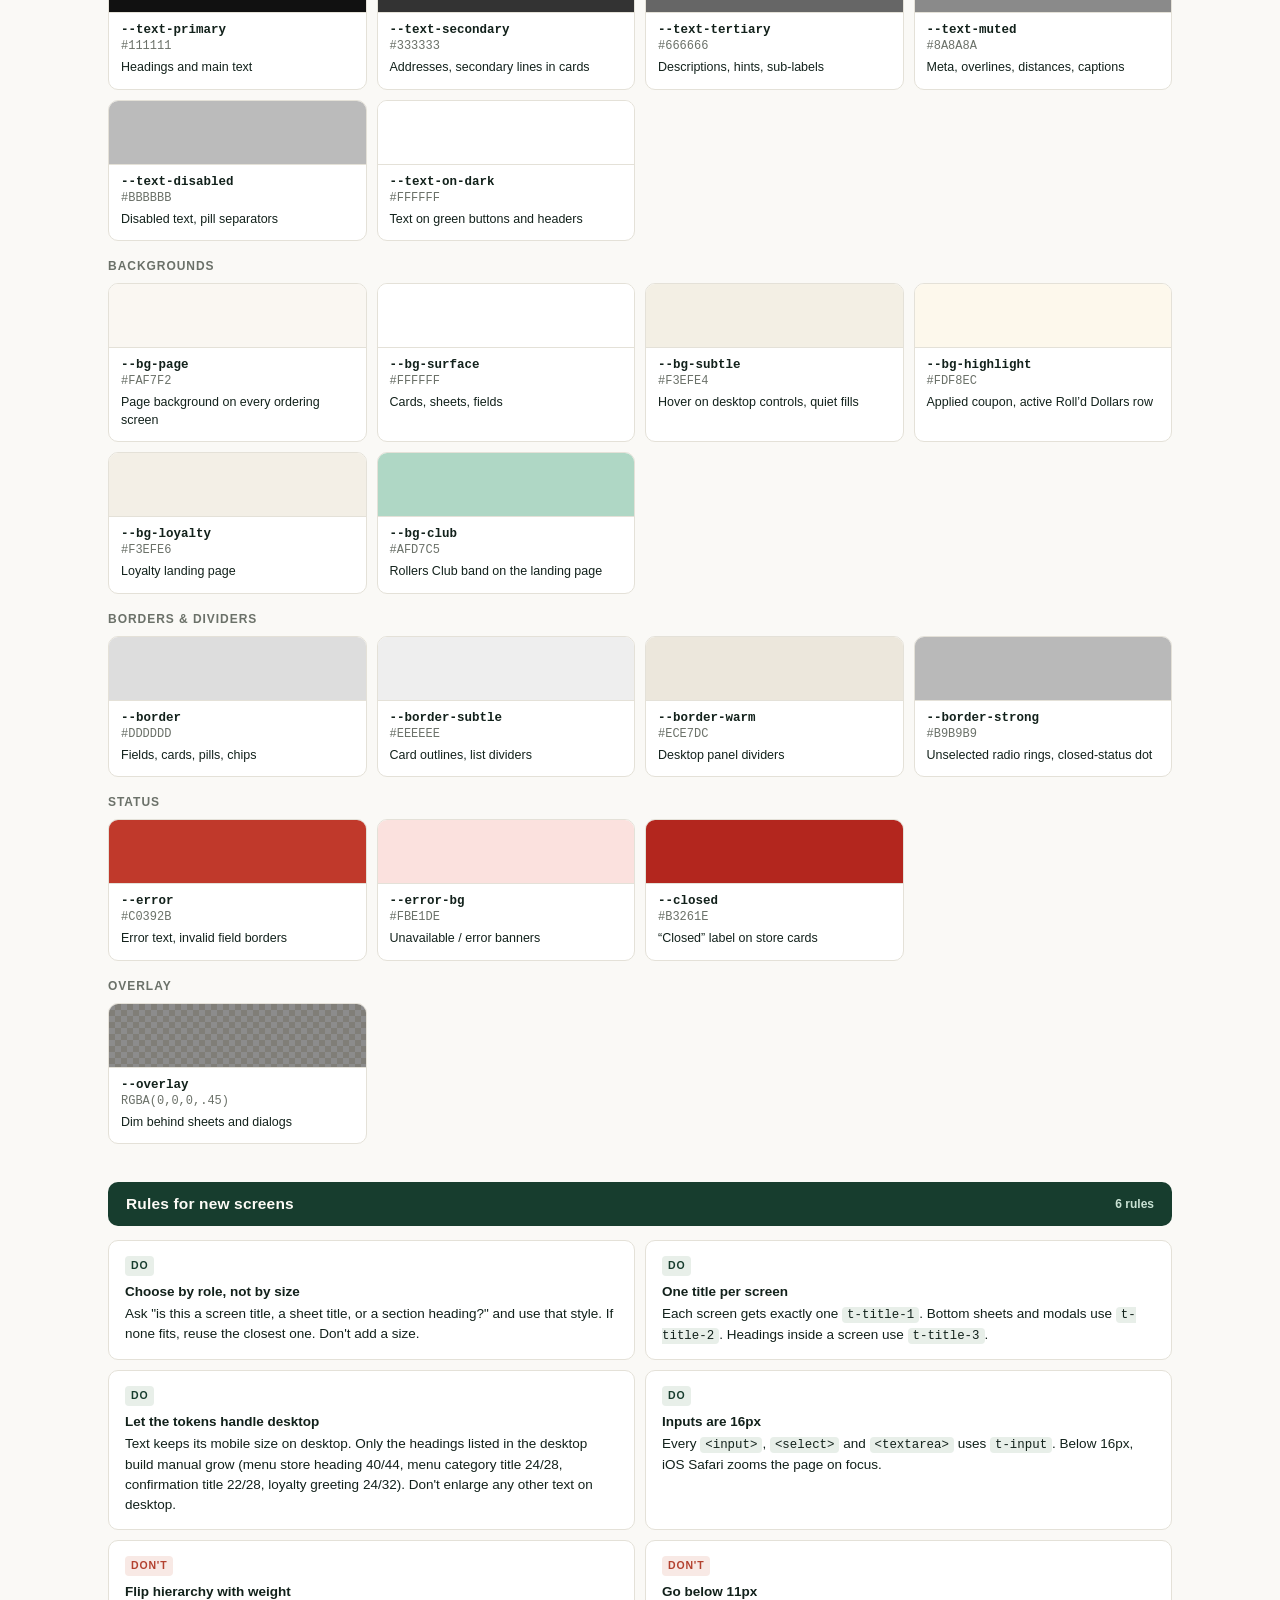
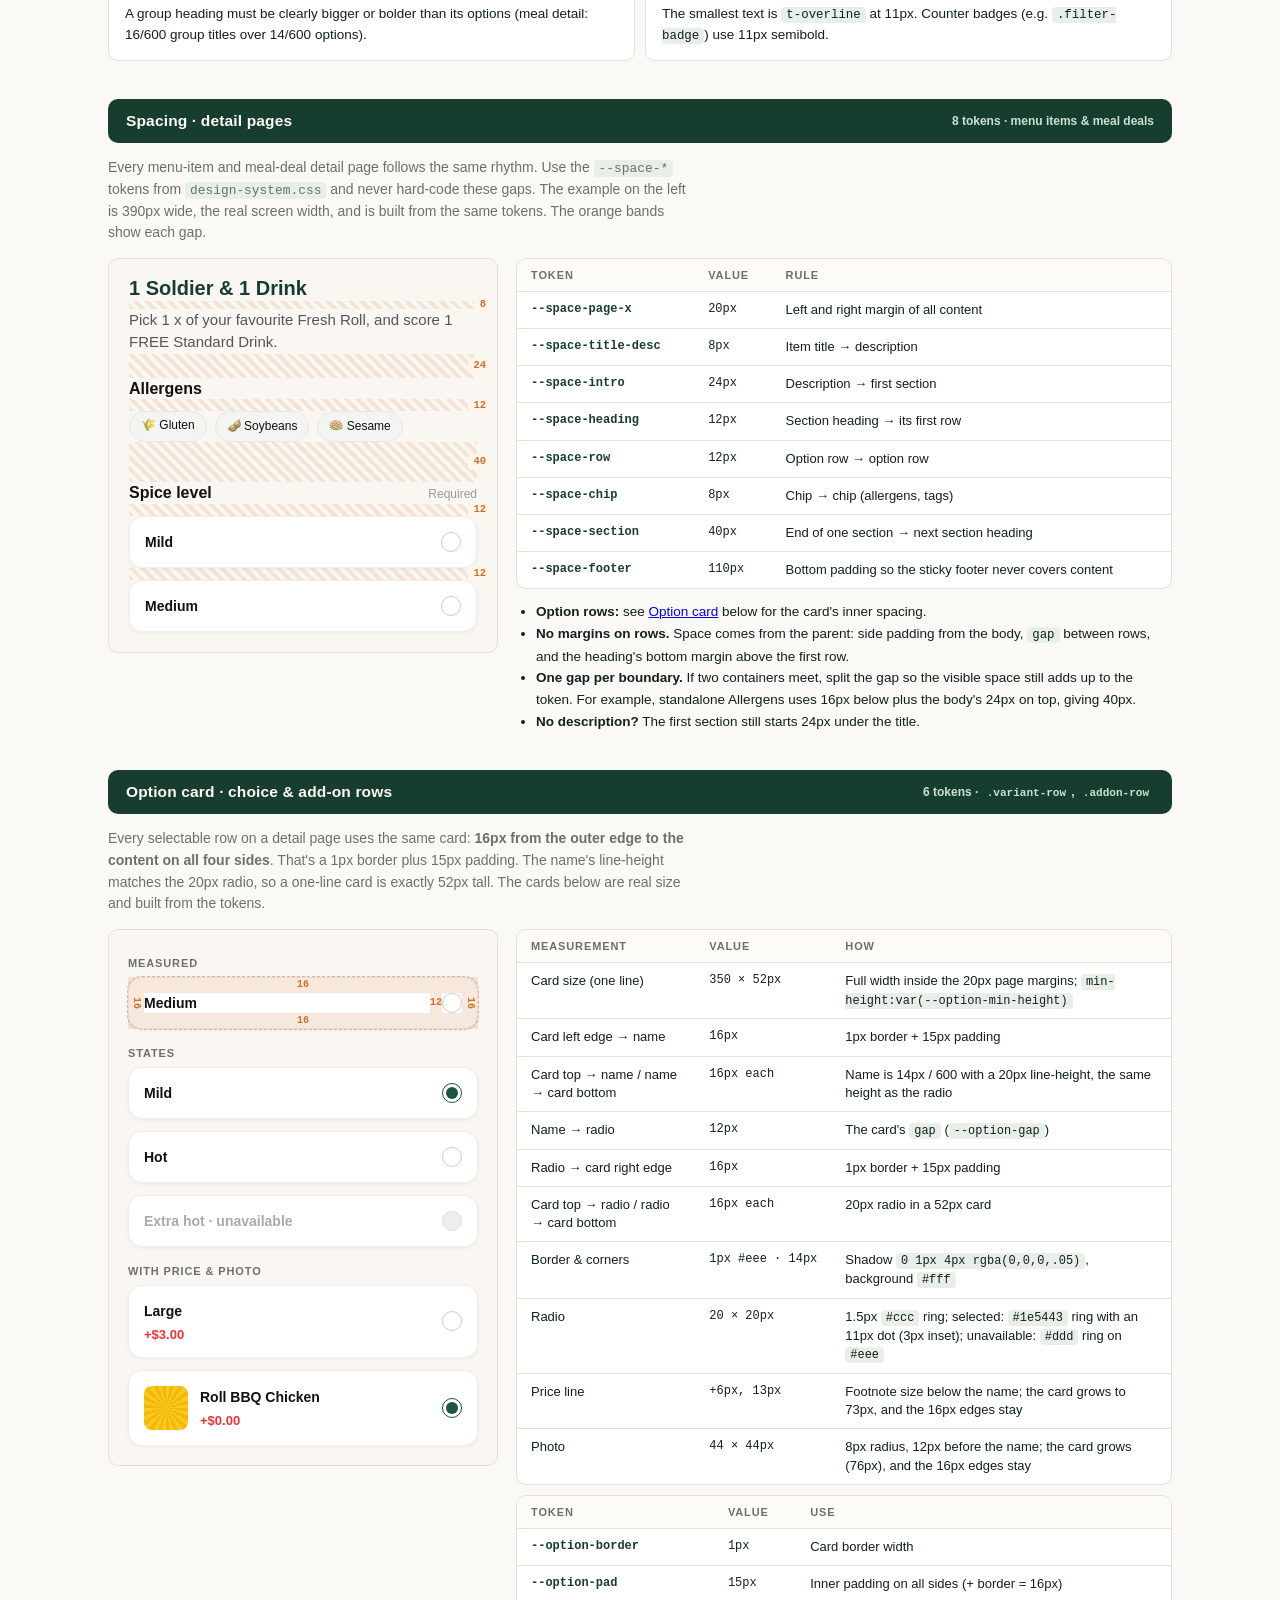
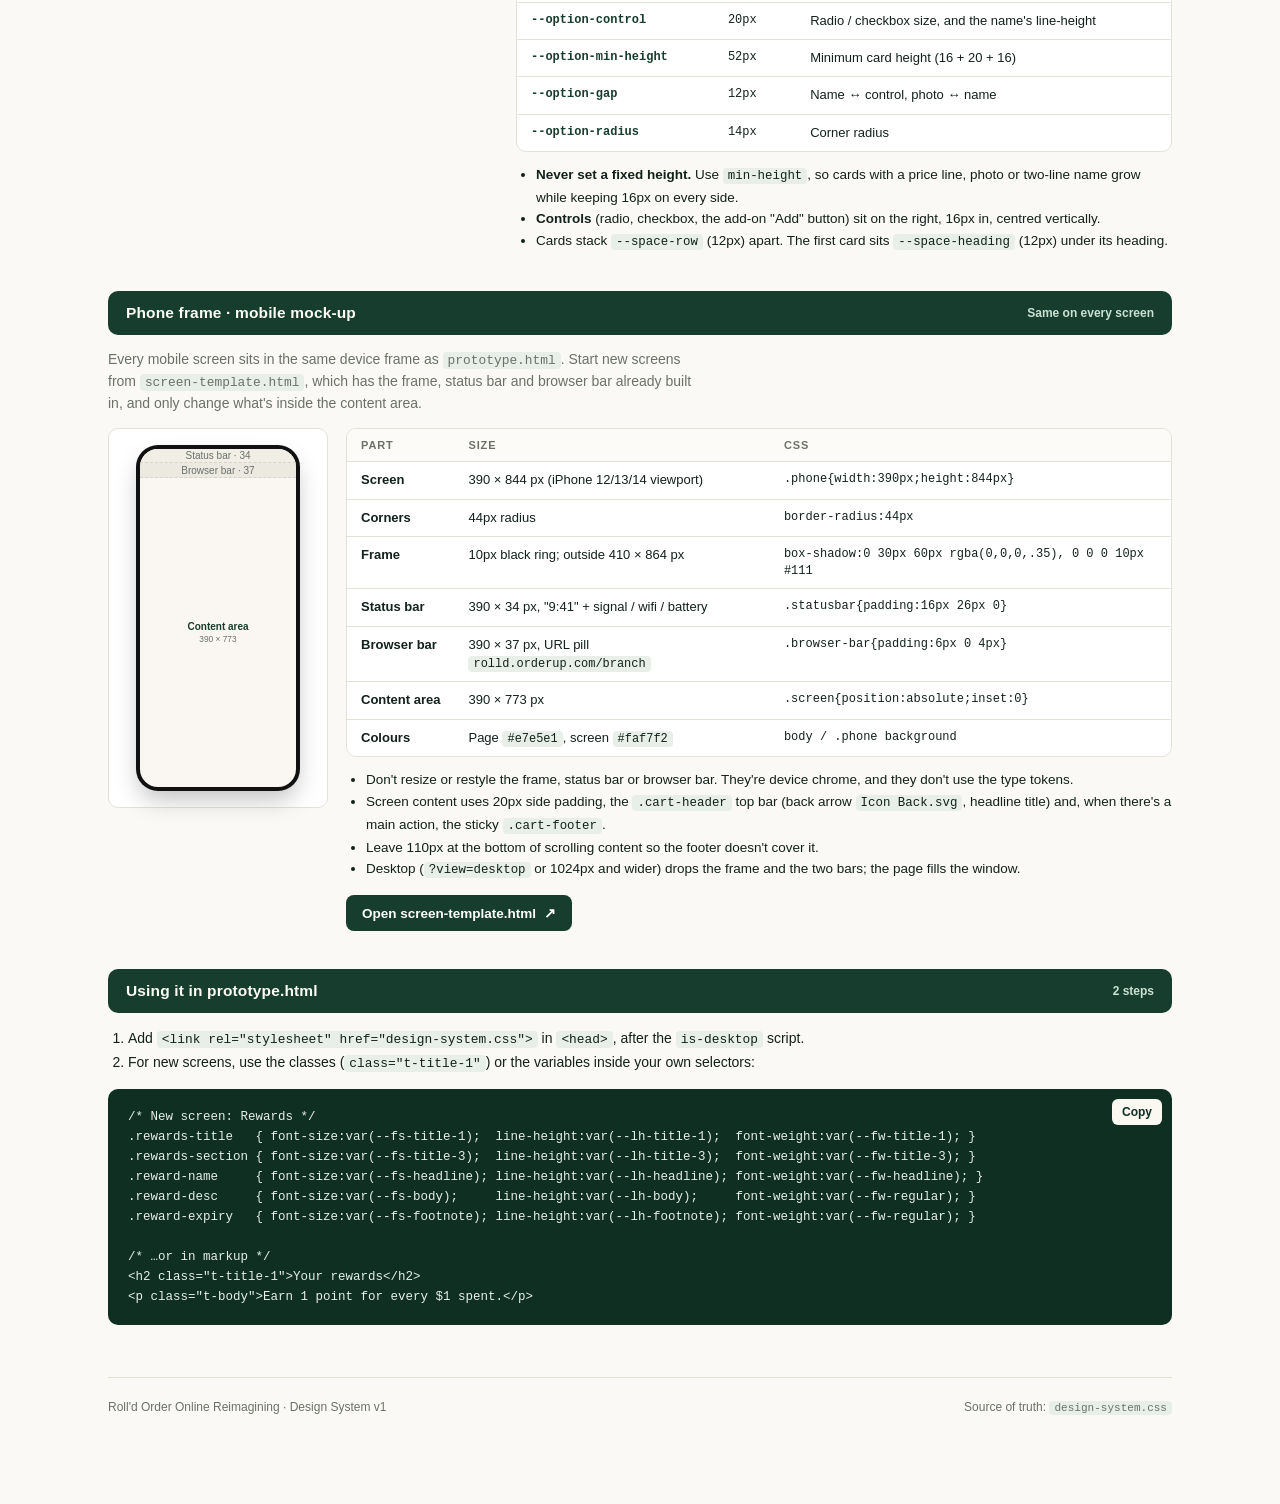
<file: design-system.html>
<!doctype html>
<html lang="en">
<head>
<meta charset="UTF-8">
<meta name="viewport" content="width=device-width, initial-scale=1.0">
<title>01. Design System</title>
<script>
  // Same switch the prototype uses: ?view=desktop|mobile forces the layout.
  (function(){
    var v = new URLSearchParams(location.search).get('view');
    if (v === 'desktop') document.documentElement.classList.add('is-desktop');
  })();
</script>
<link rel="stylesheet" href="design-system.css?v=2026-10-13d">
<style>
  :root{
    --ink:#12211b;
    --paper:#faf9f6;
    --card:#ffffff;
    --line:#e4e1d8;
    --green-deep:#0f2f23;
    --green:#173d2e;
    --green-soft:#e8efe9;
    --muted:#6b7169;
    --accent:#c8722c;
    --bad:#b3412f;
    --bad-soft:#f8e9e5;
    --radius:10px;
    --shadow:0 1px 2px rgba(18,33,27,.06), 0 8px 24px -16px rgba(18,33,27,.25);
    --mono:ui-monospace,"SF Mono",Menlo,Consolas,monospace;
  }
  *{box-sizing:border-box;}
  body{
    margin:0;
    background:var(--paper);
    color:var(--ink);
    font-family:"Söhne","Inter",-apple-system,BlinkMacSystemFont,"Segoe UI",Helvetica,Arial,sans-serif;
    -webkit-font-smoothing:antialiased;
  }
  .wrap{max-width:1120px;margin:0 auto;padding:56px 28px 96px;}
  code{font-family:var(--mono);font-size:.92em;background:var(--green-soft);padding:1px 5px;border-radius:4px;}

  /* ---------- Cover ---------- */
  .back{display:inline-flex;align-items:center;gap:6px;font-size:13px;font-weight:600;color:var(--green);text-decoration:none;margin-bottom:16px;}
  .back:hover{text-decoration:underline;}
  .cover{
    background:linear-gradient(160deg,var(--green-deep),var(--green) 70%);
    color:#fbf8f2;border-radius:18px;padding:44px 40px 36px;position:relative;overflow:hidden;box-shadow:var(--shadow);
  }
  .cover::after{content:"";position:absolute;right:-60px;top:-60px;width:260px;height:260px;border-radius:50%;
    background:radial-gradient(circle at 30% 30%, rgba(255,255,255,.10), transparent 70%);}
  .eyebrow{display:inline-flex;align-items:center;gap:8px;font-size:12.5px;letter-spacing:.10em;text-transform:uppercase;font-weight:600;color:#c9e2d4;margin-bottom:18px;}
  .eyebrow .dot{width:6px;height:6px;border-radius:50%;background:var(--accent);}
  h1{font-size:clamp(28px,4vw,40px);line-height:1.12;margin:0 0 14px;font-weight:700;letter-spacing:-.01em;max-width:18ch;}
  .cover p{margin:0;max-width:62ch;font-size:15px;line-height:1.55;color:#dfe9e2;}
  .cover-meta{margin-top:20px;display:flex;flex-wrap:wrap;gap:10px;}
  .meta-pill{background:rgba(255,255,255,.08);border:1px solid rgba(255,255,255,.16);border-radius:999px;padding:7px 14px;font-size:12.5px;color:#eef3ee;display:flex;gap:6px;align-items:baseline;}
  .meta-pill b{color:#fff;font-weight:600;}

  /* ---------- Contents ---------- */
  .toc{margin-top:18px;padding:16px 20px;}
  .toc-title{font-size:11.5px;font-weight:700;letter-spacing:.08em;text-transform:uppercase;color:var(--muted);margin-bottom:8px;}
  .toc ol{margin:0;padding-left:20px;columns:2;column-gap:32px;font-size:14px;line-height:1.9;}
  .toc li{break-inside:avoid;color:var(--muted);}
  .toc a{color:var(--green);font-weight:600;text-decoration:none;}
  .toc a:hover{text-decoration:underline;}
  .section{scroll-margin-top:16px;}
  @media (max-width:640px){.toc ol{columns:1;}}

  /* ---------- Section ---------- */
  .section{margin-top:38px;}
  .section-head{display:flex;align-items:center;justify-content:space-between;gap:12px;flex-wrap:wrap;background:var(--green);color:#fdfbf6;border-radius:10px;padding:13px 18px;margin-bottom:14px;}
  .section-head h2{margin:0;font-size:15.5px;font-weight:700;letter-spacing:.01em;}
  .section-count{font-size:12px;color:#c9e2d4;font-weight:600;}
  .lede{font-size:14px;line-height:1.55;color:var(--muted);margin:0 0 14px;max-width:75ch;}
  .panel{background:var(--card);border:1px solid var(--line);border-radius:var(--radius);}

  /* ---------- Toggle ---------- */
  .seg{display:inline-flex;background:rgba(255,255,255,.1);border:1px solid rgba(255,255,255,.2);border-radius:8px;padding:3px;}
  .seg button{font:inherit;font-size:12.5px;font-weight:600;color:#dfe9e2;background:none;border:0;border-radius:6px;padding:6px 12px;cursor:pointer;}
  .seg button[aria-pressed="true"]{background:#fbf8f2;color:var(--green-deep);}

  /* ---------- Type scale ---------- */
  .scale{overflow:hidden;}
  .row{display:grid;grid-template-columns:150px minmax(0,1fr) 210px;gap:18px;align-items:center;padding:18px 20px;border-top:1px solid var(--line);}
  .row:first-child{border-top:0;}
  .row .name{font-family:var(--mono);font-size:12.5px;font-weight:600;color:var(--green);}
  .row .name small{display:block;font-family:inherit;color:var(--muted);font-weight:500;margin-top:3px;font-size:11.5px;}
  .row .specimen{font-family:var(--font-sans);color:#111;margin:0;min-width:0;overflow-wrap:anywhere;}
  .row .spec{font-family:var(--mono);font-size:12px;color:var(--ink);font-variant-numeric:tabular-nums;}
  .row .spec .use{display:block;font-family:"Inter",-apple-system,sans-serif;color:var(--muted);font-size:12.5px;line-height:1.4;margin-top:4px;}
  .row .spec .grow{color:var(--accent);font-weight:700;}
  @media (max-width:760px){
    .row{grid-template-columns:1fr;gap:8px;padding:16px;}
  }

  /* ---------- Weights ---------- */
  .weights{display:grid;grid-template-columns:repeat(3,minmax(0,1fr));gap:10px;}
  .weight{padding:18px;}
  .weight .sample{font-family:var(--font-sans);font-size:30px;line-height:1.1;color:#111;}
  .weight .label{margin-top:10px;font-family:var(--mono);font-size:12.5px;font-weight:600;color:var(--green);}
  .weight .for{margin-top:6px;font-size:13px;color:var(--muted);line-height:1.45;}
  .weight.reserved .label{color:var(--muted);}
  /* ---------- Colour palette ---------- */
  .pal-group{margin-top:18px;}
  .pal-group h3{margin:0 0 10px;font-size:12px;font-weight:700;letter-spacing:.08em;text-transform:uppercase;color:var(--muted);}
  .pal-grid{display:grid;grid-template-columns:repeat(auto-fill,minmax(220px,1fr));gap:10px;}
  .pal-swatch{display:flex;flex-direction:column;overflow:hidden;}
  .pal-chip{height:64px;border-bottom:1px solid var(--line);}
  .pal-chip.is-overlay{background-image:linear-gradient(45deg,#e8e4da 25%,transparent 25%),linear-gradient(-45deg,#e8e4da 25%,transparent 25%),linear-gradient(45deg,transparent 75%,#e8e4da 75%),linear-gradient(-45deg,transparent 75%,#e8e4da 75%);background-size:12px 12px;background-position:0 0,0 6px,6px -6px,-6px 0;position:relative;}
  .pal-chip.is-overlay span{position:absolute;inset:0;}
  .pal-info{padding:10px 12px 12px;}
  .pal-token{font-family:var(--mono);font-size:12.5px;color:var(--ink);font-weight:600;}
  .pal-hex{font-family:var(--mono);font-size:12px;color:var(--muted);margin-top:2px;text-transform:uppercase;}
  .pal-use{font-size:12.5px;line-height:1.4;color:var(--ink);margin-top:6px;}
  /* "In use" preview, built from the product tokens */
  .pal-demo{padding:0;overflow:hidden;}
  .pal-demo-page{background:var(--bg-page);padding:18px;display:flex;flex-direction:column;gap:12px;}
  .pal-demo-card{background:var(--bg-surface);border:1px solid var(--border-subtle);border-radius:14px;padding:14px 16px;max-width:420px;}
  .pal-demo-name{font-size:16px;font-weight:600;color:var(--green-mid);}
  .pal-demo-sec{font-size:14px;color:var(--text-secondary);margin-top:3px;}
  .pal-demo-meta{font-size:14px;color:var(--text-secondary);margin-top:10px;padding-top:10px;border-top:1px solid var(--border-subtle);}
  .pal-demo-open{color:var(--green-bright);font-weight:600;}
  .pal-demo-muted{color:var(--text-muted);font-size:13px;}
  .pal-demo-row{display:flex;flex-wrap:wrap;gap:10px;align-items:center;}
  .pal-demo-btn{background:var(--green-dark);color:var(--text-on-dark);font-weight:600;font-size:14px;padding:12px 28px;border-radius:20px;}
  .pal-demo-btn-outline{background:var(--bg-surface);color:var(--green-mid);border:1.5px solid var(--green-line);font-weight:600;font-size:14px;padding:11px 22px;border-radius:20px;}
  .pal-demo-tile{background:var(--bg-surface);border:1.5px solid var(--border);border-radius:12px;padding:9px 16px;font-size:14px;font-weight:600;color:var(--text-primary);}
  .pal-demo-tile.is-selected{background:var(--green-tint);border-color:var(--green-dark);color:var(--green-dark);}
  .pal-demo-price{color:var(--price);font-weight:600;font-size:14px;}
  .pal-demo-error{color:var(--error);font-size:13px;}
  .tokens-note{margin-top:10px;padding:12px 16px;font-size:13px;line-height:1.5;color:var(--ink);}
  @media (max-width:720px){.weights{grid-template-columns:1fr;}}

  /* ---------- Rules ---------- */
  .rules{display:grid;grid-template-columns:repeat(2,minmax(0,1fr));gap:10px;}
  .rule{padding:14px 16px;font-size:13.5px;line-height:1.5;}
  .rule b{display:block;font-size:13.5px;margin-bottom:2px;}
  .rule .tag{display:inline-block;font-size:10.5px;font-weight:700;letter-spacing:.08em;text-transform:uppercase;border-radius:4px;padding:2px 6px;margin-bottom:6px;}
  .rule .tag.do{background:var(--green-soft);color:var(--green);}
  .rule .tag.dont{background:var(--bad-soft);color:var(--bad);}
  @media (max-width:720px){.rules{grid-template-columns:1fr;}}

  /* ---------- Tables ---------- */
  .table-wrap{overflow-x:auto;}
  table{width:100%;border-collapse:collapse;font-size:13px;min-width:820px;}
  th{text-align:left;font-size:11px;font-weight:700;letter-spacing:.08em;text-transform:uppercase;color:var(--muted);padding:10px 14px;border-bottom:1px solid var(--line);background:#fcfbf8;}
  td{padding:9px 14px;border-bottom:1px solid var(--line);vertical-align:top;line-height:1.4;}
  tr:last-child td{border-bottom:0;}
  td.after{font-family:var(--mono);font-size:12px;color:var(--muted);white-space:nowrap;}
  td.after.changed{color:var(--green);font-weight:700;}
  td.to{font-family:var(--mono);font-size:12px;font-weight:700;color:var(--green);white-space:nowrap;}

  /* ---------- Code ---------- */
  .code{position:relative;}
  .code pre{margin:0;padding:18px 20px;overflow-x:auto;font-family:var(--mono);font-size:12.5px;line-height:1.6;color:#e6efe8;background:var(--green-deep);border-radius:var(--radius);}
  .code .copy{position:absolute;top:10px;right:10px;font:inherit;font-size:12px;font-weight:600;color:var(--green-deep);background:#fbf8f2;border:0;border-radius:6px;padding:6px 10px;cursor:pointer;}
  .steps{margin:0 0 14px;padding-left:20px;font-size:14px;line-height:1.7;}

  /* ---------- Spacing ---------- */
  .space-grid{display:grid;grid-template-columns:390px minmax(0,1fr);gap:18px;align-items:start;}
  .space-demo{background:#faf7f2;padding:16px 0 20px;border-radius:var(--radius);border:1px solid var(--line);font-family:var(--font-sans);color:#111;overflow:hidden;}
  .space-demo .in{padding:0 var(--space-page-x);position:relative;}
  .space-demo .d-title{color:#173d31;}
  .space-demo .d-desc{color:#555;margin-top:var(--space-title-desc);}
  .space-demo .d-head{display:flex;justify-content:space-between;align-items:baseline;margin-bottom:var(--space-heading);}
  .space-demo .d-head .hint{font-size:var(--fs-caption);color:#9a9a9a;font-weight:400;}
  .space-demo .d-chips{display:flex;flex-wrap:wrap;gap:var(--space-chip);}
  .space-demo .d-chip{padding:6px 11px;border-radius:20px;background:#f4f4f2;border:1px solid #e8e8e5;}
  .space-demo .d-rows{display:flex;flex-direction:column;gap:var(--space-row);}
  .space-demo .d-row,.oc{display:flex;justify-content:space-between;align-items:center;gap:var(--option-gap);min-height:var(--option-min-height);padding:var(--option-pad);background:#fff;border:var(--option-border) solid #eee;border-radius:var(--option-radius);box-shadow:0 1px 4px rgba(0,0,0,.05);box-sizing:border-box;}
  .space-demo .d-row{line-height:var(--option-control);}
  .space-demo .d-radio,.oc .radio{width:var(--option-control);height:var(--option-control);border-radius:50%;border:1.5px solid #ccc;flex-shrink:0;box-sizing:border-box;}
  /* ---------- Option card ---------- */
  .oc-grid{display:grid;grid-template-columns:390px minmax(0,1fr);gap:18px;align-items:start;}
  .oc-stage{background:#faf7f2;box-shadow:inset 0 0 0 1px var(--line);border-radius:var(--radius);padding:28px var(--space-page-x) 20px;display:flex;flex-direction:column;gap:var(--space-row);font-family:var(--font-sans);color:#111;}
  .oc{position:relative;width:100%;}
  .oc .nm{font-size:var(--fs-callout);font-weight:var(--fw-semibold);line-height:var(--option-control);}
  .oc .pr{font-size:var(--fs-footnote);font-weight:var(--fw-semibold);color:#e33;margin-top:6px;}
  .oc .info{flex:1;min-width:0;}
  .oc.sel .radio{border-color:#1e5443;background:#1e5443;background-clip:content-box;padding:3px;}
  .oc.na .nm{color:#aaa;} .oc.na .radio{border-color:#ddd;background:#eee;}
  .oc .thumb{width:44px;height:44px;border-radius:8px;flex-shrink:0;background:repeating-conic-gradient(from 0deg,#f7c927 0deg 10deg,#f5b700 10deg 20deg);}
  .oc-label{font-size:11px;font-weight:700;letter-spacing:.08em;text-transform:uppercase;color:var(--muted);margin:6px 0 -4px;}
  .oc-label:first-child{margin-top:0;}
  /* measurement overlay on the annotated card */
  .oc.anno{outline:1px dashed rgba(200,114,44,.5);outline-offset:0;}
  .oc.anno .m{position:absolute;background:rgba(200,114,44,.16);display:flex;align-items:center;justify-content:center;font-family:var(--mono);font-size:10px;font-weight:700;color:var(--accent);}
  /* Offsets are from inside the 1px border, so -1px reaches the card's outer edge. */
  .oc.anno .m.l{left:-1px;top:-1px;bottom:-1px;width:16px;} .oc.anno .m.r{right:-1px;top:-1px;bottom:-1px;width:16px;}
  .oc.anno .m.t{top:-1px;left:15px;right:15px;height:16px;} .oc.anno .m.b{bottom:-1px;left:15px;right:15px;height:16px;}
  .oc.anno .m.g{top:15px;bottom:15px;width:12px;right:35px;} /* 15 padding + 20 radio */
  .oc.anno .m.l,.oc.anno .m.r{writing-mode:vertical-rl;}
  @media (max-width:860px){.oc-grid{grid-template-columns:1fr;}.oc-stage{max-width:390px;}}
  .space-demo .gap{position:relative;display:flex;align-items:center;}
  .space-demo .gap span{position:absolute;right:6px;font-family:var(--mono);font-size:10.5px;font-weight:700;color:var(--accent);background:#fff5ec;border-radius:4px;padding:0 5px;line-height:1.5;}
  .space-demo .gap::before{content:"";position:absolute;left:var(--space-page-x);right:var(--space-page-x);top:0;bottom:0;background:repeating-linear-gradient(45deg,rgba(200,114,44,.14) 0 4px,transparent 4px 8px);}
  .space-demo .margin-mark{position:absolute;top:0;bottom:0;width:var(--space-page-x);background:rgba(200,114,44,.08);}
  .space-table td.tok{font-family:var(--mono);font-size:12px;color:var(--green);font-weight:600;white-space:nowrap;}
  .space-table td.val{font-family:var(--mono);font-size:12px;white-space:nowrap;}
  @media (max-width:860px){.space-grid{grid-template-columns:1fr;}.space-demo{max-width:390px;}}

  /* ---------- Phone frame ---------- */
  .frame-grid{display:grid;grid-template-columns:220px minmax(0,1fr);gap:18px;align-items:start;}
  .frame-fig{padding:20px;display:flex;justify-content:center;}
  .mini-phone{position:relative;width:156px;height:338px;border-radius:18px;background:#faf7f2;box-shadow:0 0 0 4px #111,0 12px 24px rgba(0,0,0,.25);overflow:hidden;display:flex;flex-direction:column;font-size:10px;color:var(--muted);}
  .mini-phone .band{display:flex;align-items:center;justify-content:center;border-bottom:1px dashed #d8d4ca;flex-shrink:0;}
  .mini-phone .sb{height:14px;background:#f1eee6;}
  .mini-phone .bb{height:15px;background:#ece9e1;}
  .mini-phone .content{flex:1;display:flex;flex-direction:column;align-items:center;justify-content:center;gap:2px;text-align:center;color:var(--green);font-weight:700;}
  .mini-phone .content small{font-weight:500;color:var(--muted);}
  .spec-table td:first-child{font-weight:600;white-space:nowrap;}
  .spec-table td.mono{font-family:var(--mono);font-size:12px;}
  .frame-rules{margin:12px 0 0;padding-left:20px;font-size:13.5px;line-height:1.6;}
  .template-link{display:inline-flex;align-items:center;gap:8px;margin-top:14px;background:var(--green);color:#fff;text-decoration:none;font-size:13.5px;font-weight:600;padding:10px 16px;border-radius:8px;}
  .template-link:hover{background:var(--green-deep);}
  @media (max-width:720px){.frame-grid{grid-template-columns:1fr;}}

  footer{margin-top:52px;padding-top:22px;border-top:1px solid var(--line);font-size:12px;color:var(--muted);display:flex;justify-content:space-between;flex-wrap:wrap;gap:8px;}

  @media (max-width:640px){
    .wrap{padding:28px 16px 72px;}
    .cover{padding:32px 22px 28px;}
  }
</style>
</head>
<body>
<div class="wrap">

  <a class="back" href="index.html">← Flow index</a>

  <div class="cover">
    <div class="eyebrow"><span class="dot"></span> Roll'd &middot; Order Online Reimagining</div>
    <h1>01. Design System</h1>
    <p>Typography, spacing and components for every new screen, mobile and desktop. Pick a text style by its <b>role</b> (screen title, sheet title, card title…), never by eye. Desktop only enlarges the four title tiers; reading sizes stay put.</p>
    <div class="cover-meta">
      <span class="meta-pill">Tokens <b>design-system.css</b></span>
      <span class="meta-pill">Font <b>System (SF Pro / Segoe / Roboto)</b></span>
      <span class="meta-pill">Weights <b>400 · 600</b></span>
    </div>
  </div>

  <!-- Contents -->
  <nav class="panel toc" aria-label="Contents">
    <div class="toc-title">Contents</div>
    <ol>
      <li><a href="#type-scale">Type scale</a></li>
      <li><a href="#weights">Weights</a></li>
      <li><a href="#colour">Colour</a></li>
      <li><a href="#rules">Rules for new screens</a></li>
      <li><a href="#spacing">Spacing &middot; detail pages</a></li>
      <li><a href="#option-card">Option card</a></li>
      <li><a href="#phone-frame">Phone frame &middot; mobile mock-up</a></li>
      <li><a href="#usage">Using it in prototype.html</a></li>
      <li><a href="screen-template.html" target="_blank" rel="noopener">New screen template <span aria-hidden="true">↗</span></a></li>
    </ol>
  </nav>

  <!-- Type scale -->
  <div class="section" id="type-scale">
    <div class="section-head">
      <h2>Type scale</h2>
      <div class="seg" role="group" aria-label="Layout">
        <button type="button" data-view="mobile" aria-pressed="true">📱 Mobile</button>
        <button type="button" data-view="desktop" aria-pressed="false">🖥 Desktop</button>
      </div>
    </div>
    <p class="lede">Specimens render at real size from <code>design-system.css</code>. Toggle to Desktop to see which tiers grow (<span style="color:var(--accent);font-weight:700">orange</span>). The values on the right are read live from the page.</p>
    <div class="panel scale" id="scale"></div>
  </div>

  <!-- Weights -->
  <div class="section" id="weights">
    <div class="section-head"><h2>Weights</h2><span class="section-count">2 in use &middot; 1 reserved</span></div>
    <div class="weights">
      <div class="panel weight"><div class="sample fw-regular">Bánh mì 400</div><div class="label">--fw-regular · 400</div><div class="for">Paragraphs, descriptions, meta, inputs, prices that aren't the total.</div></div>
      <div class="panel weight"><div class="sample fw-semibold">Bánh mì 600</div><div class="label">--fw-semibold · 600</div><div class="for">All emphasis: every title, headline and callout (incl. buttons, item names, links, pills), overlines, badges, prices, selected options, nav items.</div></div>
      <div class="panel weight reserved"><div class="sample fw-bold">Bánh mì 700</div><div class="label">--fw-bold · 700 · reserved</div><div class="for">Not used by any role. All emphasis (overlines, badges, prices, links, bold meta) is 600, so no small text outweighs a heading. Keep the token for a future need; don't use it on screens.</div></div>
    </div>
    <div class="panel tokens-note"><b>Per-role tokens:</b> each role reads its weight from its own token (<code>--fw-display</code>, <code>--fw-title-1</code> … <code>--fw-callout</code>, <code>--fw-overline</code>, all 600 today), so a role can change weight in one place without touching any screen.</div>
  </div>

  <!-- Colour -->
  <div class="section" id="colour">
    <div class="section-head"><h2>Colour</h2><span class="section-count" id="pal-count"></span></div>
    <p class="lede">Every colour the screens use, as tokens in <code>design-system.css</code>. Use the token, never the hex value. Hex values below are read live from the CSS.</p>

    <!-- In use: the core colours together, as they appear on a screen -->
    <div class="panel pal-demo" aria-label="Colours in use">
      <div class="pal-demo-page">
        <div class="pal-demo-card">
          <div class="pal-demo-name">Roll&rsquo;d Collins</div>
          <div class="pal-demo-sec">Unit 50/45 Collins St, Melbourne VIC 3000</div>
          <div class="pal-demo-meta"><span class="pal-demo-open">Open</span> &middot; Until 9:00 PM <span class="pal-demo-muted">&nbsp;&nbsp;4.34 km</span></div>
        </div>
        <div class="pal-demo-row">
          <span class="pal-demo-btn">Select</span>
          <span class="pal-demo-btn-outline">Keep my order</span>
        </div>
        <div class="pal-demo-row">
          <span class="pal-demo-tile">Pick up</span>
          <span class="pal-demo-tile is-selected">Delivery</span>
          <span class="pal-demo-price">$13.90</span>
          <span class="pal-demo-error">Enter your table number to continue.</span>
        </div>
      </div>
    </div>

    <div id="palette"></div>
  </div>

  <!-- Rules -->
  <div class="section" id="rules">
    <div class="section-head"><h2>Rules for new screens</h2><span class="section-count">6 rules</span></div>
    <div class="rules">
      <div class="panel rule"><span class="tag do">Do</span><b>Choose by role, not by size</b>Ask "is this a screen title, a sheet title, or a section heading?" and use that style. If none fits, reuse the closest one. Don't add a size.</div>
      <div class="panel rule"><span class="tag do">Do</span><b>One title per screen</b>Each screen gets exactly one <code>t-title-1</code>. Bottom sheets and modals use <code>t-title-2</code>. Headings inside a screen use <code>t-title-3</code>.</div>
      <div class="panel rule"><span class="tag do">Do</span><b>Let the tokens handle desktop</b>Text keeps its mobile size on desktop. Only the headings listed in the desktop build manual grow (menu store heading 40/44, menu category title 24/28, confirmation title 22/28, loyalty greeting 24/32). Don't enlarge any other text on desktop.</div>
      <div class="panel rule"><span class="tag do">Do</span><b>Inputs are 16px</b>Every <code>&lt;input&gt;</code>, <code>&lt;select&gt;</code> and <code>&lt;textarea&gt;</code> uses <code>t-input</code>. Below 16px, iOS Safari zooms the page on focus.</div>
      <div class="panel rule"><span class="tag dont">Don't</span><b>Flip hierarchy with weight</b>A group heading must be clearly bigger or bolder than its options (meal detail: 16/600 group titles over 14/600 options).</div>
      <div class="panel rule"><span class="tag dont">Don't</span><b>Go below 11px</b>The smallest text is <code>t-overline</code> at 11px. Counter badges (e.g. <code>.filter-badge</code>) use 11px semibold.</div>
    </div>
  </div>

  <!-- Spacing -->
  <div class="section" id="spacing">
    <div class="section-head"><h2>Spacing &middot; detail pages</h2><span class="section-count">8 tokens &middot; menu items &amp; meal deals</span></div>
    <p class="lede">Every menu-item and meal-deal detail page follows the same rhythm. Use the <code>--space-*</code> tokens from <code>design-system.css</code> and never hard-code these gaps. The example on the left is 390px wide, the real screen width, and is built from the same tokens. The orange bands show each gap.</p>
    <div class="space-grid">
      <div class="space-demo" aria-hidden="true">
        <div class="in"><div class="d-title t-title-2">1 Soldier &amp; 1 Drink</div></div>
        <div class="gap" style="height:var(--space-title-desc)"><span>8</span></div>
        <div class="in"><div class="d-desc t-body" style="margin-top:0">Pick 1 x of your favourite Fresh Roll, and score 1 FREE Standard Drink.</div></div>
        <div class="gap" style="height:var(--space-intro)"><span>24</span></div>
        <div class="in"><div class="d-head t-headline" style="margin-bottom:0">Allergens</div></div>
        <div class="gap" style="height:var(--space-heading)"><span>12</span></div>
        <div class="in"><div class="d-chips t-caption"><span class="d-chip">🌾 Gluten</span><span class="d-chip"><img src="assets-pho/allergens/soybean.png" width="14" height="14" alt="" style="vertical-align:-2px"> Soybeans</span><span class="d-chip"><img src="assets-pho/allergens/sesame.png" width="14" height="14" alt="" style="vertical-align:-2px"> Sesame</span></div></div>
        <div class="gap" style="height:var(--space-section)"><span>40</span></div>
        <div class="in"><div class="d-head t-headline" style="margin-bottom:0">Spice level <span class="hint">Required</span></div></div>
        <div class="gap" style="height:var(--space-heading)"><span>12</span></div>
        <div class="in"><div class="d-row t-callout" style="font-weight:600">Mild <span class="d-radio"></span></div></div>
        <div class="gap" style="height:var(--space-row)"><span>12</span></div>
        <div class="in"><div class="d-row t-callout" style="font-weight:600">Medium <span class="d-radio"></span></div></div>
      </div>
      <div>
        <div class="panel table-wrap">
          <table class="space-table" style="min-width:0">
            <thead><tr><th>Token</th><th>Value</th><th>Rule</th></tr></thead>
            <tbody id="space-body"></tbody>
          </table>
        </div>
        <ul class="frame-rules">
          <li><b>Option rows:</b> see <a href="#option-card">Option card</a> below for the card's inner spacing.</li>
          <li><b>No margins on rows.</b> Space comes from the parent: side padding from the body, <code>gap</code> between rows, and the heading's bottom margin above the first row.</li>
          <li><b>One gap per boundary.</b> If two containers meet, split the gap so the visible space still adds up to the token. For example, standalone Allergens uses 16px below plus the body's 24px on top, giving 40px.</li>
          <li><b>No description?</b> The first section still starts 24px under the title.</li>
        </ul>
      </div>
    </div>
  </div>

  <!-- Option card -->
  <div class="section" id="option-card">
    <div class="section-head"><h2>Option card &middot; choice &amp; add-on rows</h2><span class="section-count">6 tokens &middot; <code style="background:transparent;color:#c9e2d4">.variant-row</code>, <code style="background:transparent;color:#c9e2d4">.addon-row</code></span></div>
    <p class="lede">Every selectable row on a detail page uses the same card: <b>16px from the outer edge to the content on all four sides</b>. That's a 1px border plus 15px padding. The name's line-height matches the 20px radio, so a one-line card is exactly 52px tall. The cards below are real size and built from the tokens.</p>
    <div class="oc-grid">
      <div class="oc-stage" aria-hidden="true">
        <div class="oc-label">Measured</div>
        <div class="oc anno"><span class="m l">16</span><span class="m r">16</span><span class="m t">16</span><span class="m b">16</span><span class="m g">12</span><div class="info"><div class="nm">Medium</div></div><span class="radio"></span></div>
        <div class="oc-label">States</div>
        <div class="oc sel"><div class="info"><div class="nm">Mild</div></div><span class="radio"></span></div>
        <div class="oc"><div class="info"><div class="nm">Hot</div></div><span class="radio"></span></div>
        <div class="oc na"><div class="info"><div class="nm">Extra hot · unavailable</div></div><span class="radio"></span></div>
        <div class="oc-label">With price &amp; photo</div>
        <div class="oc"><div class="info"><div class="nm">Large</div><div class="pr">+$3.00</div></div><span class="radio"></span></div>
        <div class="oc sel"><span class="thumb"></span><div class="info"><div class="nm">Roll BBQ Chicken</div><div class="pr">+$0.00</div></div><span class="radio"></span></div>
      </div>
      <div>
        <div class="panel table-wrap">
          <table class="space-table" style="min-width:0">
            <thead><tr><th>Measurement</th><th>Value</th><th>How</th></tr></thead>
            <tbody>
              <tr><td>Card size (one line)</td><td class="val">350 × 52px</td><td>Full width inside the 20px page margins; <code>min-height:var(--option-min-height)</code></td></tr>
              <tr><td>Card left edge → name</td><td class="val">16px</td><td>1px border + 15px padding</td></tr>
              <tr><td>Card top → name / name → card bottom</td><td class="val">16px each</td><td>Name is 14px / 600 with a 20px line-height, the same height as the radio</td></tr>
              <tr><td>Name → radio</td><td class="val">12px</td><td>The card's <code>gap</code> (<code>--option-gap</code>)</td></tr>
              <tr><td>Radio → card right edge</td><td class="val">16px</td><td>1px border + 15px padding</td></tr>
              <tr><td>Card top → radio / radio → card bottom</td><td class="val">16px each</td><td>20px radio in a 52px card</td></tr>
              <tr><td>Border &amp; corners</td><td class="val">1px #eee · 14px</td><td>Shadow <code>0 1px 4px rgba(0,0,0,.05)</code>, background <code>#fff</code></td></tr>
              <tr><td>Radio</td><td class="val">20 × 20px</td><td>1.5px <code>#ccc</code> ring; selected: <code>#1e5443</code> ring with an 11px dot (3px inset); unavailable: <code>#ddd</code> ring on <code>#eee</code></td></tr>
              <tr><td>Price line</td><td class="val">+6px, 13px</td><td>Footnote size below the name; the card grows to 73px, and the 16px edges stay</td></tr>
              <tr><td>Photo</td><td class="val">44 × 44px</td><td>8px radius, 12px before the name; the card grows (76px), and the 16px edges stay</td></tr>
            </tbody>
          </table>
        </div>
        <div class="panel table-wrap" style="margin-top:10px">
          <table class="space-table" style="min-width:0">
            <thead><tr><th>Token</th><th>Value</th><th>Use</th></tr></thead>
            <tbody id="option-body"></tbody>
          </table>
        </div>
        <ul class="frame-rules">
          <li><b>Never set a fixed height.</b> Use <code>min-height</code>, so cards with a price line, photo or two-line name grow while keeping 16px on every side.</li>
          <li><b>Controls</b> (radio, checkbox, the add-on "Add" button) sit on the right, 16px in, centred vertically.</li>
          <li>Cards stack <code>--space-row</code> (12px) apart. The first card sits <code>--space-heading</code> (12px) under its heading.</li>
        </ul>
      </div>
    </div>
  </div>

  <!-- Phone frame -->
  <div class="section" id="phone-frame">
    <div class="section-head"><h2>Phone frame &middot; mobile mock-up</h2><span class="section-count">Same on every screen</span></div>
    <p class="lede">Every mobile screen sits in the same device frame as <code>prototype.html</code>. Start new screens from <code>screen-template.html</code>, which has the frame, status bar and browser bar already built in, and only change what's inside the content area.</p>
    <div class="frame-grid">
      <div class="panel frame-fig" aria-hidden="true">
        <div class="mini-phone">
          <div class="band sb">Status bar · 34</div>
          <div class="band bb">Browser bar · 37</div>
          <div class="content">Content area<small>390 × 773</small></div>
        </div>
      </div>
      <div>
        <div class="panel table-wrap">
          <table class="spec-table" style="min-width:0">
            <thead><tr><th>Part</th><th>Size</th><th>CSS</th></tr></thead>
            <tbody>
              <tr><td>Screen</td><td>390 × 844 px (iPhone 12/13/14 viewport)</td><td class="mono">.phone{width:390px;height:844px}</td></tr>
              <tr><td>Corners</td><td>44px radius</td><td class="mono">border-radius:44px</td></tr>
              <tr><td>Frame</td><td>10px black ring; outside 410 × 864 px</td><td class="mono">box-shadow:0 30px 60px rgba(0,0,0,.35), 0 0 0 10px #111</td></tr>
              <tr><td>Status bar</td><td>390 × 34 px, "9:41" + signal / wifi / battery</td><td class="mono">.statusbar{padding:16px 26px 0}</td></tr>
              <tr><td>Browser bar</td><td>390 × 37 px, URL pill <code>rolld.orderup.com/branch</code></td><td class="mono">.browser-bar{padding:6px 0 4px}</td></tr>
              <tr><td>Content area</td><td>390 × 773 px</td><td class="mono">.screen{position:absolute;inset:0}</td></tr>
              <tr><td>Colours</td><td>Page <code>#e7e5e1</code>, screen <code>#faf7f2</code></td><td class="mono">body / .phone background</td></tr>
            </tbody>
          </table>
        </div>
        <ul class="frame-rules">
          <li>Don't resize or restyle the frame, status bar or browser bar. They're device chrome, and they don't use the type tokens.</li>
          <li>Screen content uses 20px side padding, the <code>.cart-header</code> top bar (back arrow <code>Icon Back.svg</code>, headline title) and, when there's a main action, the sticky <code>.cart-footer</code>.</li>
          <li>Leave 110px at the bottom of scrolling content so the footer doesn't cover it.</li>
          <li>Desktop (<code>?view=desktop</code> or 1024px and wider) drops the frame and the two bars; the page fills the window.</li>
        </ul>
        <a class="template-link" href="screen-template.html" target="_blank" rel="noopener">Open screen-template.html <span aria-hidden="true">↗</span></a>
      </div>
    </div>
  </div>

  <!-- How to use -->
  <div class="section" id="usage">
    <div class="section-head"><h2>Using it in prototype.html</h2><span class="section-count">2 steps</span></div>
    <ol class="steps">
      <li>Add <code>&lt;link rel="stylesheet" href="design-system.css"&gt;</code> in <code>&lt;head&gt;</code>, after the <code>is-desktop</code> script.</li>
      <li>For new screens, use the classes (<code>class="t-title-1"</code>) or the variables inside your own selectors:</li>
    </ol>
    <div class="code">
      <button class="copy" type="button" data-copy="snippet">Copy</button>
<pre id="snippet">/* New screen: Rewards */
.rewards-title   { font-size:var(--fs-title-1);  line-height:var(--lh-title-1);  font-weight:var(--fw-title-1); }
.rewards-section { font-size:var(--fs-title-3);  line-height:var(--lh-title-3);  font-weight:var(--fw-title-3); }
.reward-name     { font-size:var(--fs-headline); line-height:var(--lh-headline); font-weight:var(--fw-headline); }
.reward-desc     { font-size:var(--fs-body);     line-height:var(--lh-body);     font-weight:var(--fw-regular); }
.reward-expiry   { font-size:var(--fs-footnote); line-height:var(--lh-footnote); font-weight:var(--fw-regular); }

/* …or in markup */
&lt;h2 class="t-title-1"&gt;Your rewards&lt;/h2&gt;
&lt;p class="t-body"&gt;Earn 1 point for every $1 spent.&lt;/p&gt;</pre>
    </div>
  </div>

  <footer>
    <span>Roll'd Order Online Reimagining &middot; Design System v1</span>
    <span>Source of truth: <code>design-system.css</code></span>
  </footer>
</div>

<script>
  var SCALE = [
    {t:'display',  cls:'t-display',  text:'Order placed!', use:'Confirmation hero: order success.', grows:true},
    {t:'title-1',  cls:'t-title-1',  text:'Choose your pickup time', use:'One per screen: the screen/page title.', grows:true},
    {t:'title-2',  cls:'t-title-2',  text:'Continue as guest?', use:'Bottom sheets, modals, OTP steps, desktop cart panel, payment processing.', grows:true},
    {t:'title-3',  cls:'t-title-3',  text:'Rice Paper Rolls', use:'Section headings inside a screen: menu categories, order details.', grows:true},
    {t:'headline', cls:'t-headline', text:'Lemongrass Beef Bánh Mì', use:'Card & list titles, store names, totals, all buttons, compact top-bar titles.'},
    {t:'body',     cls:'t-body',     text:'Grilled lemongrass beef, pickled carrot, cucumber, coriander and chilli in a crisp baguette.', use:'Paragraphs, item descriptions, sheet copy, settings rows.'},
    {t:'callout',  cls:'t-callout',  text:'Add more items', use:'Compact item names in grids, text links, filter pills, add-on names.'},
    {t:'subhead',  cls:'t-subhead',  text:'Unit 50/45 Collins St, Melbourne VIC 3000', use:'Secondary lines in cards: store addresses, supporting info under a card title. 14px regular.'},
    {t:'input',    cls:'t-input',    text:'0412 345 678', use:'Every text field, select and search bar. Fixed at 16px.'},
    {t:'footnote', cls:'t-footnote', text:"Roll'd Rundle Mall · 0.4 km · Open until 9pm", use:'Addresses, dates, meta lines, hints, secondary prices.'},
    {t:'caption',  cls:'t-caption',  text:'Vegan  ·  Earn 45 points', use:'Badges & tags (add fw-semibold), form labels, helper text.'},
    {t:'overline', cls:'t-overline', text:'Pickup details', use:'Uppercase micro-labels above groups or fields.'}
  ];

  function specFor(el){
    var cs = getComputedStyle(el);
    var lh = parseFloat(cs.lineHeight) / parseFloat(cs.fontSize);
    return parseFloat(cs.fontSize) + 'px / ' + cs.fontWeight + ' / ' + (isFinite(lh) ? (+lh.toFixed(2)) : cs.lineHeight);
  }

  var scaleEl = document.getElementById('scale');
  scaleEl.innerHTML = SCALE.map(function(s){
    return '<div class="row">' +
      '<div class="name">.' + s.cls + '<small>--fs-' + s.t + '</small></div>' +
      '<p class="specimen ' + s.cls + '">' + s.text + '</p>' +
      '<div class="spec" data-grows="' + (s.grows ? 1 : 0) + '"><span class="v"></span><span class="use">' + s.use + '</span></div>' +
    '</div>';
  }).join('');

  function refresh(){
    var desk = document.documentElement.classList.contains('is-desktop');
    scaleEl.querySelectorAll('.row').forEach(function(row){
      var spec = row.querySelector('.spec');
      var v = spec.querySelector('.v');
      v.textContent = specFor(row.querySelector('.specimen'));
      v.className = 'v' + (desk && spec.dataset.grows === '1' ? ' grow' : '');
    });
    document.querySelectorAll('.seg button').forEach(function(b){
      b.setAttribute('aria-pressed', String((b.dataset.view === 'desktop') === desk));
    });
  }
  document.querySelectorAll('.seg button').forEach(function(b){
    b.addEventListener('click', function(){
      document.documentElement.classList.toggle('is-desktop', b.dataset.view === 'desktop');
      var u = new URL(location.href); u.searchParams.set('view', b.dataset.view);
      history.replaceState(null, '', u);
      refresh();
      renderMig();
    });
  });
  refresh();

  // Spacing tokens table: values read live from design-system.css
  var SPACE = [
    ['--space-page-x','Left and right margin of all content'],
    ['--space-title-desc','Item title → description'],
    ['--space-intro','Description → first section'],
    ['--space-heading','Section heading → its first row'],
    ['--space-row','Option row → option row'],
    ['--space-chip','Chip → chip (allergens, tags)'],
    ['--space-section','End of one section → next section heading'],
    ['--space-footer','Bottom padding so the sticky footer never covers content']
  ];
  function renderSpace(){
    var root = getComputedStyle(document.documentElement);
    document.getElementById('space-body').innerHTML = SPACE.map(function(r){
      return '<tr><td class="tok">' + r[0] + '</td><td class="val">' + (root.getPropertyValue(r[0]).trim() || '—') + '</td><td>' + r[1] + '</td></tr>';
    }).join('');
  }
  var OPTION = [
    ['--option-border','Card border width'],
    ['--option-pad','Inner padding on all sides (+ border = 16px)'],
    ['--option-control','Radio / checkbox size, and the name\'s line-height'],
    ['--option-min-height','Minimum card height (16 + 20 + 16)'],
    ['--option-gap','Name ↔ control, photo ↔ name'],
    ['--option-radius','Corner radius']
  ];
  function renderOption(){
    var root = getComputedStyle(document.documentElement);
    document.getElementById('option-body').innerHTML = OPTION.map(function(r){
      return '<tr><td class="tok">' + r[0] + '</td><td class="val">' + (root.getPropertyValue(r[0]).trim() || '—') + '</td><td>' + r[1] + '</td></tr>';
    }).join('');
  }
  renderSpace(); renderOption();
  window.addEventListener('load', function(){ renderSpace(); renderOption(); });

  // Colour palette: tokens from design-system.css, values read live
  var PALETTE = [
    {g:'Brand & actions', items:[
      ['--green-dark','Primary buttons, green headers, selected borders'],
      ['--green-mid','Links, text buttons, outline-button text, store & item names'],
      ['--green-line','Outline-button and order-type tile borders'],
      ['--green-pale','Selected order-type tile on the store sheet'],
      ['--green-tint','Selected radio card, time tile, category tab'],
      ['--green-bright','“Open” status (dot + label), location pin icons'],
      ['--gold','Cart count badge'],
      ['--cream','Highlight fills'],
      ['--price','Menu prices']]},
    {g:'Text', items:[
      ['--text-primary','Headings and main text'],
      ['--text-secondary','Addresses, secondary lines in cards'],
      ['--text-tertiary','Descriptions, hints, sub-labels'],
      ['--text-muted','Meta, overlines, distances, captions'],
      ['--text-disabled','Disabled text, pill separators'],
      ['--text-on-dark','Text on green buttons and headers']]},
    {g:'Backgrounds', items:[
      ['--bg-page','Page background on every ordering screen'],
      ['--bg-surface','Cards, sheets, fields'],
      ['--bg-subtle','Hover on desktop controls, quiet fills'],
      ['--bg-highlight','Applied coupon, active Roll’d Dollars row'],
      ['--bg-loyalty','Loyalty landing page'],
      ['--bg-club','Rollers Club band on the landing page']]},
    {g:'Borders & dividers', items:[
      ['--border','Fields, cards, pills, chips'],
      ['--border-subtle','Card outlines, list dividers'],
      ['--border-warm','Desktop panel dividers'],
      ['--border-strong','Unselected radio rings, closed-status dot']]},
    {g:'Status', items:[
      ['--error','Error text, invalid field borders'],
      ['--error-bg','Unavailable / error banners'],
      ['--closed','“Closed” label on store cards']]},
    {g:'Overlay', items:[
      ['--overlay','Dim behind sheets and dialogs']]}
  ];
  (function renderPalette(){
    var root = getComputedStyle(document.documentElement), n = 0;
    document.getElementById('palette').innerHTML = PALETTE.map(function(grp){
      return '<div class="pal-group"><h3>' + grp.g + '</h3><div class="pal-grid">' + grp.items.map(function(it){
        n++;
        var v = root.getPropertyValue(it[0]).trim(), overlay = /^rgba/.test(v);
        var chip = overlay ? '<div class="pal-chip is-overlay"><span style="background:var(' + it[0] + ')"></span></div>'
                           : '<div class="pal-chip" style="background:var(' + it[0] + ')"></div>';
        return '<div class="panel pal-swatch">' + chip + '<div class="pal-info"><div class="pal-token">' + it[0] + '</div><div class="pal-hex">' + v + '</div><div class="pal-use">' + it[1] + '</div></div></div>';
      }).join('') + '</div></div>';
    }).join('');
    document.getElementById('pal-count').textContent = n + ' tokens';
  })();

  document.querySelector('[data-copy]').addEventListener('click', function(e){
    var btn = e.currentTarget;
    var text = document.getElementById('snippet').textContent;
    (navigator.clipboard ? navigator.clipboard.writeText(text) : Promise.reject()).then(function(){
      btn.textContent = 'Copied'; setTimeout(function(){ btn.textContent = 'Copy'; }, 1400);
    }, function(){ btn.textContent = 'Select & copy'; });
  });
</script>
</body>
</html>
</file>
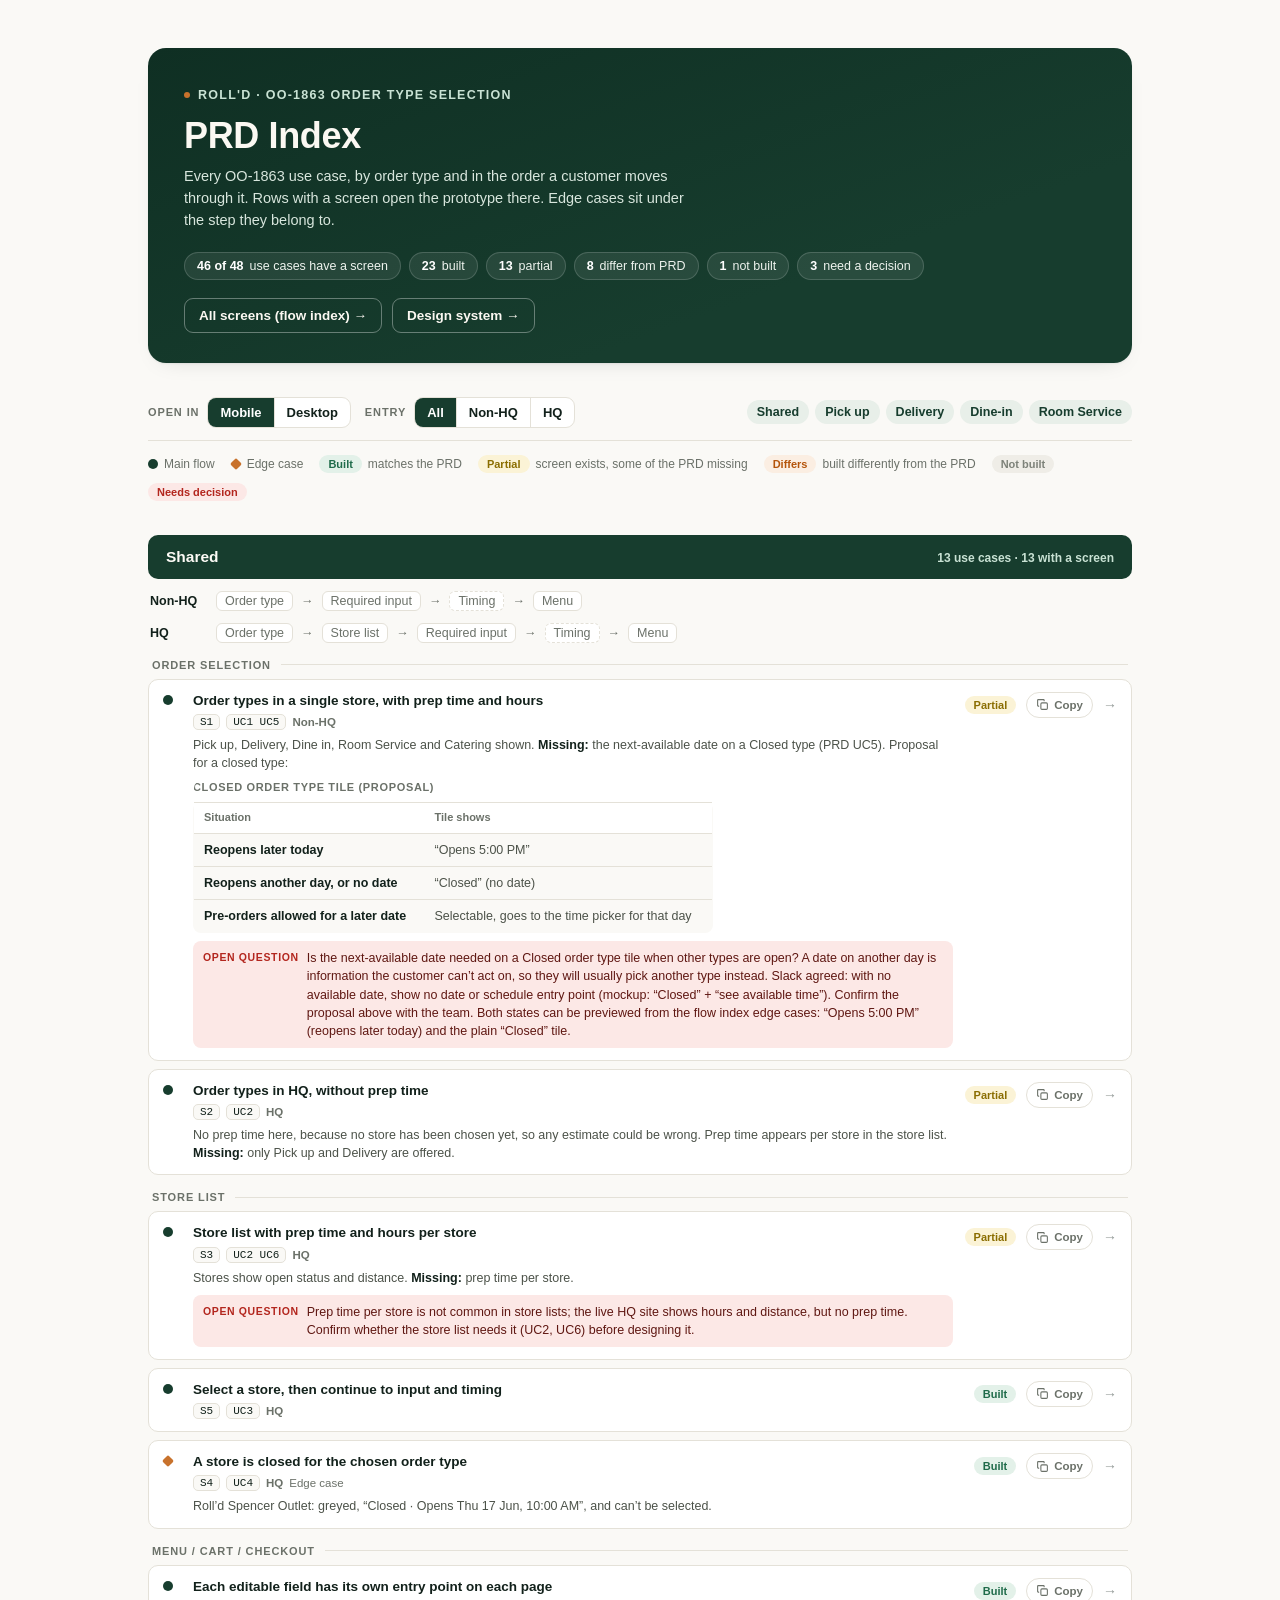
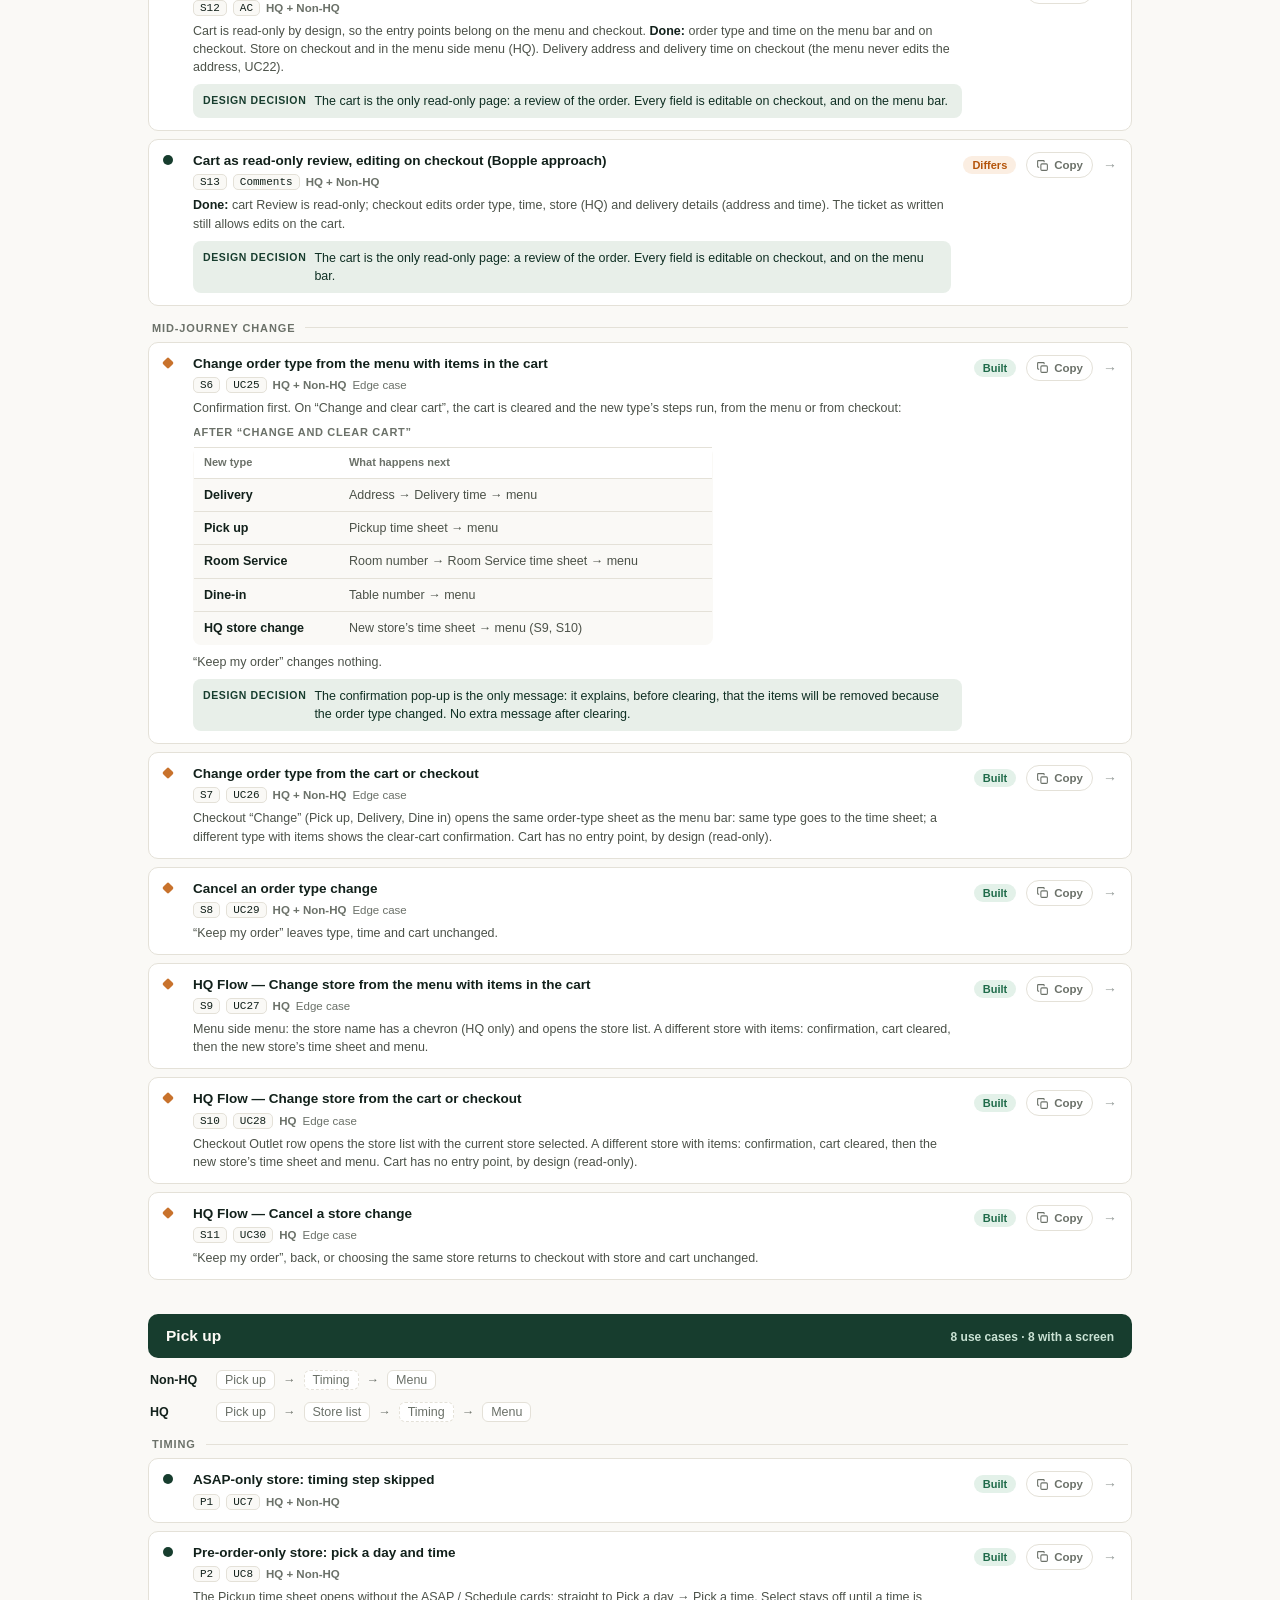
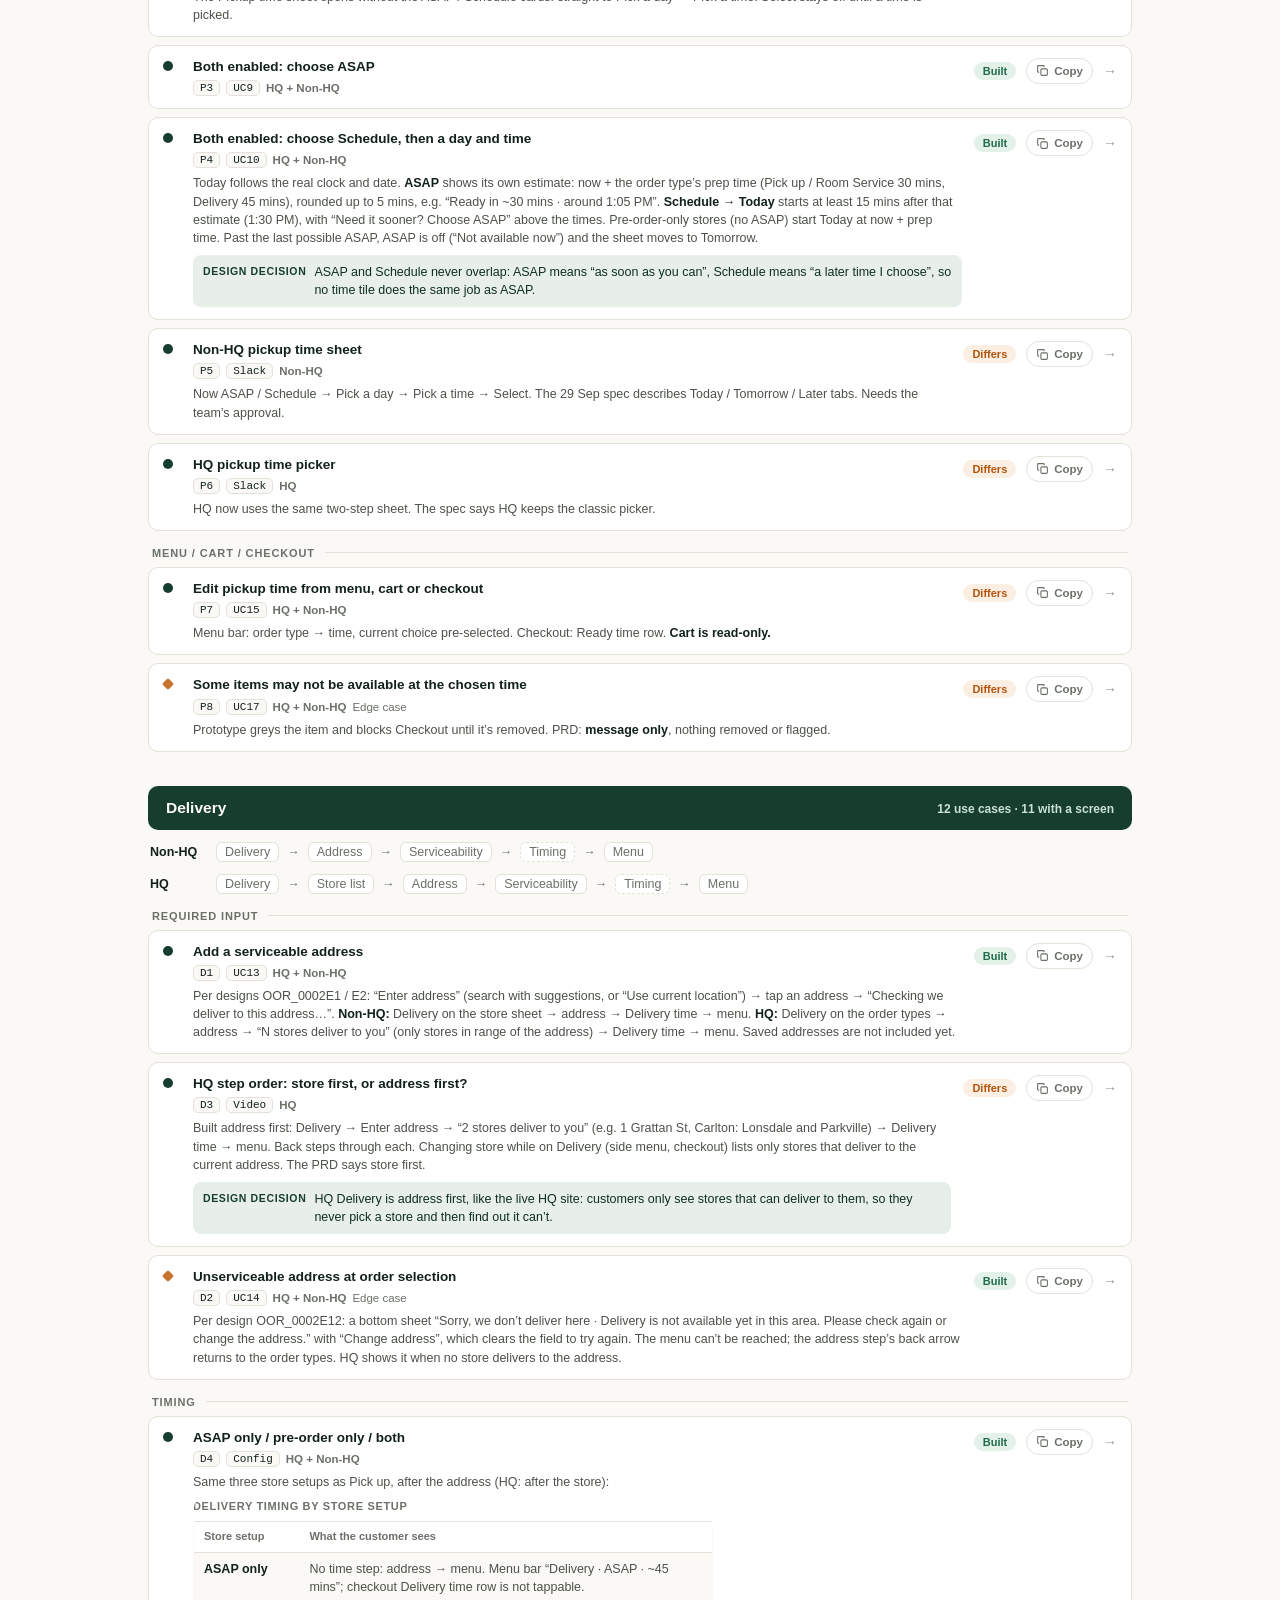
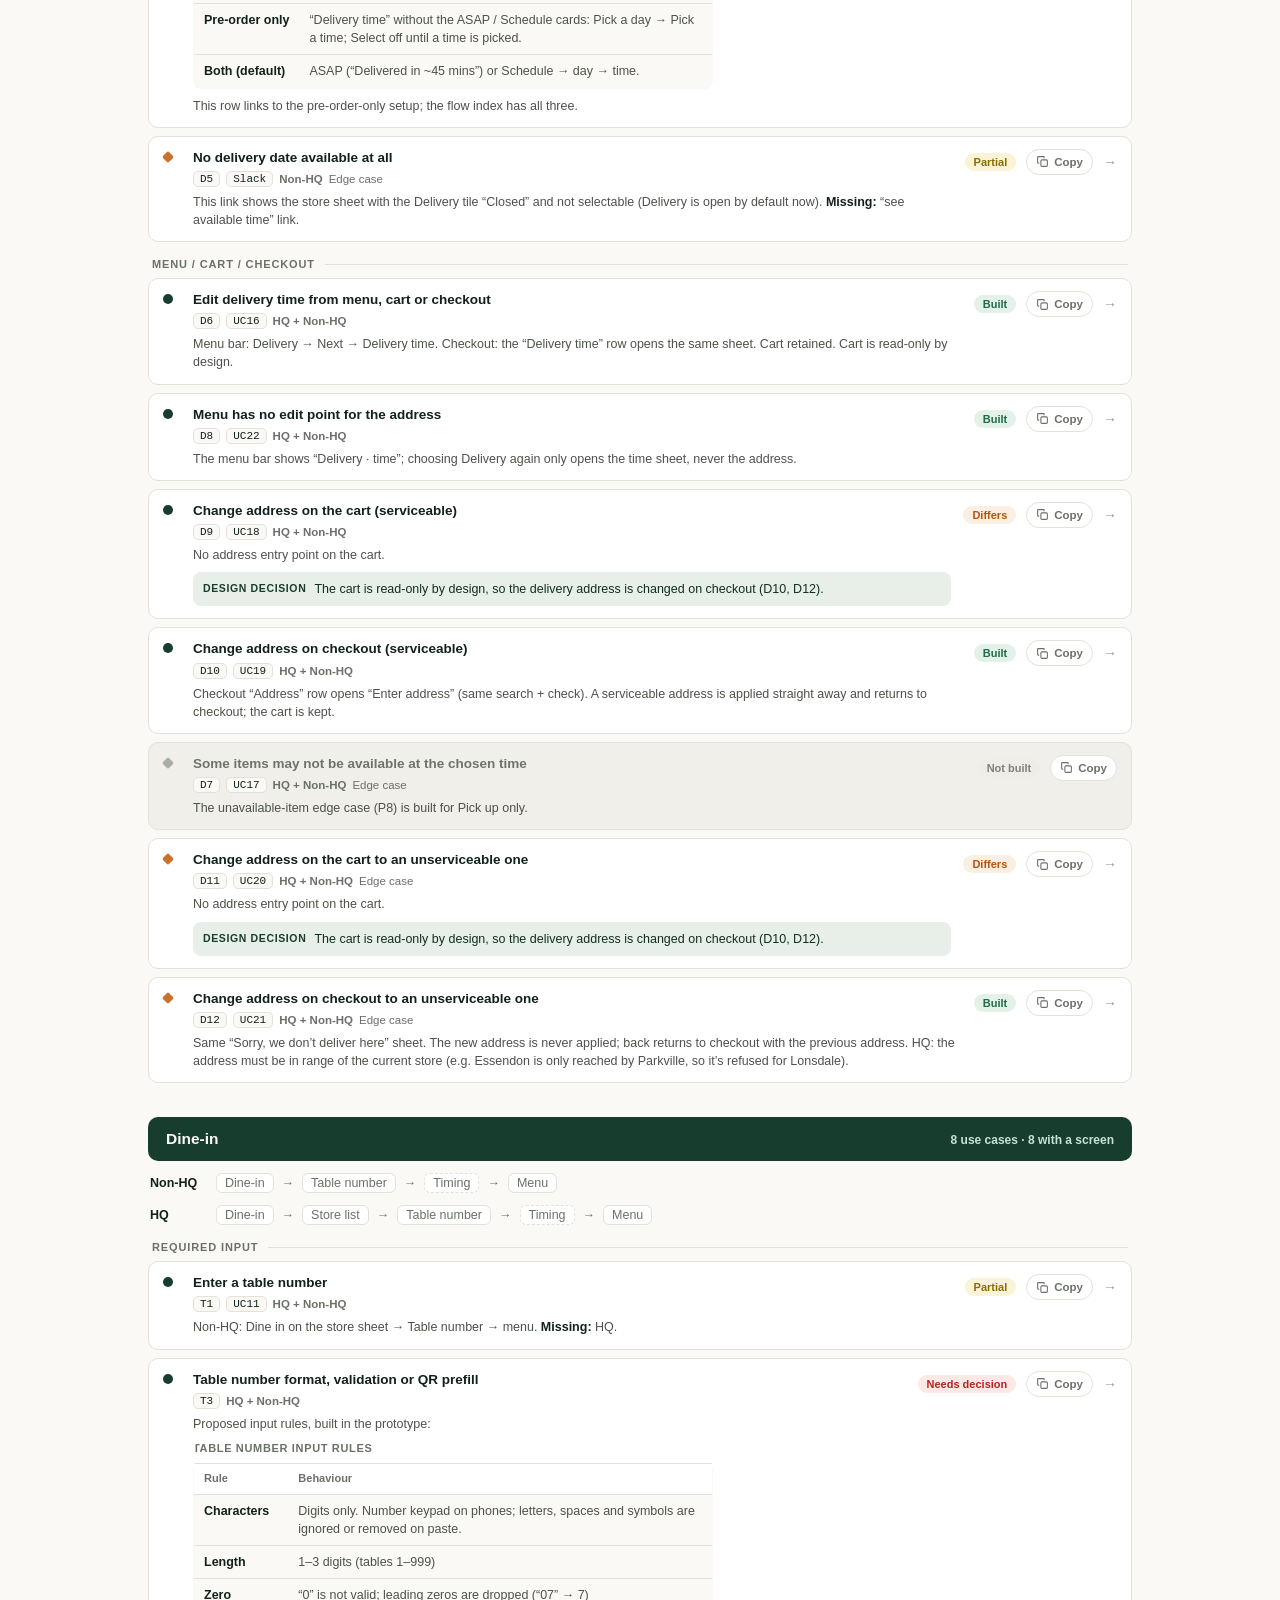
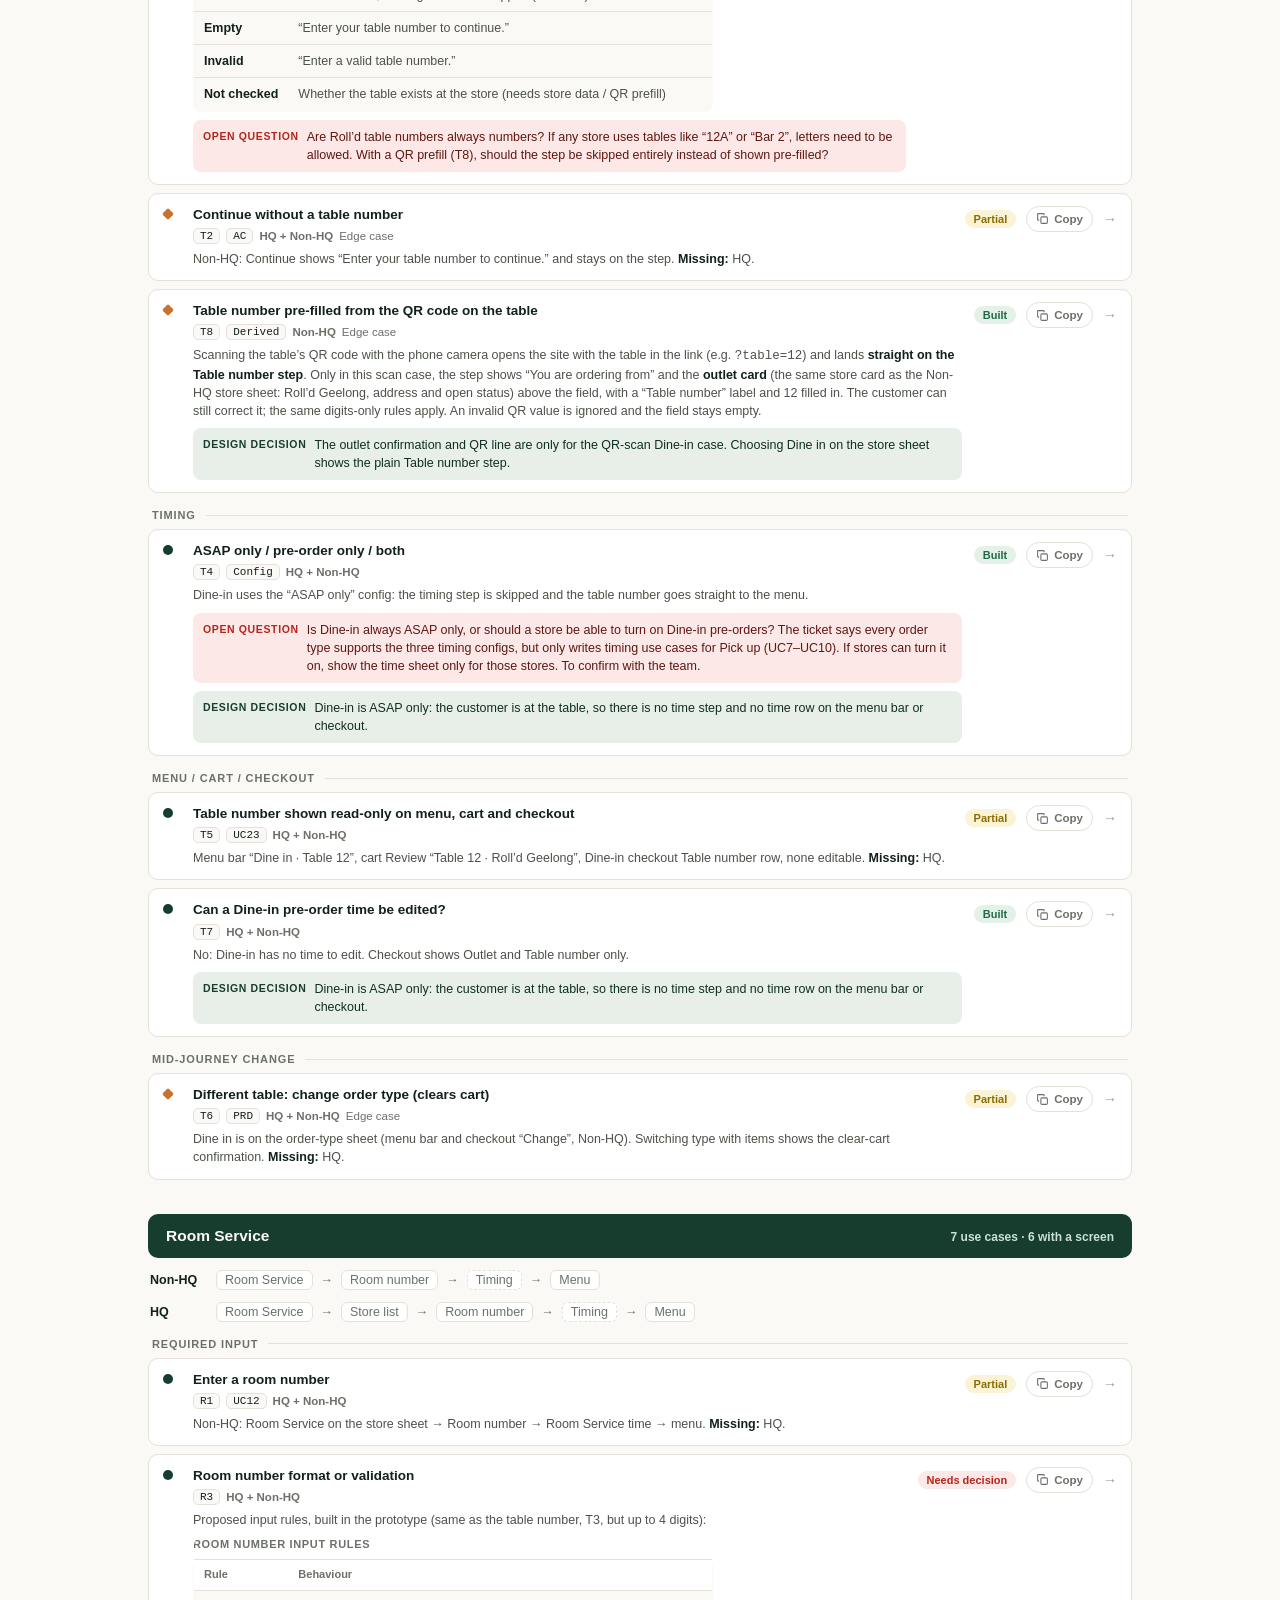
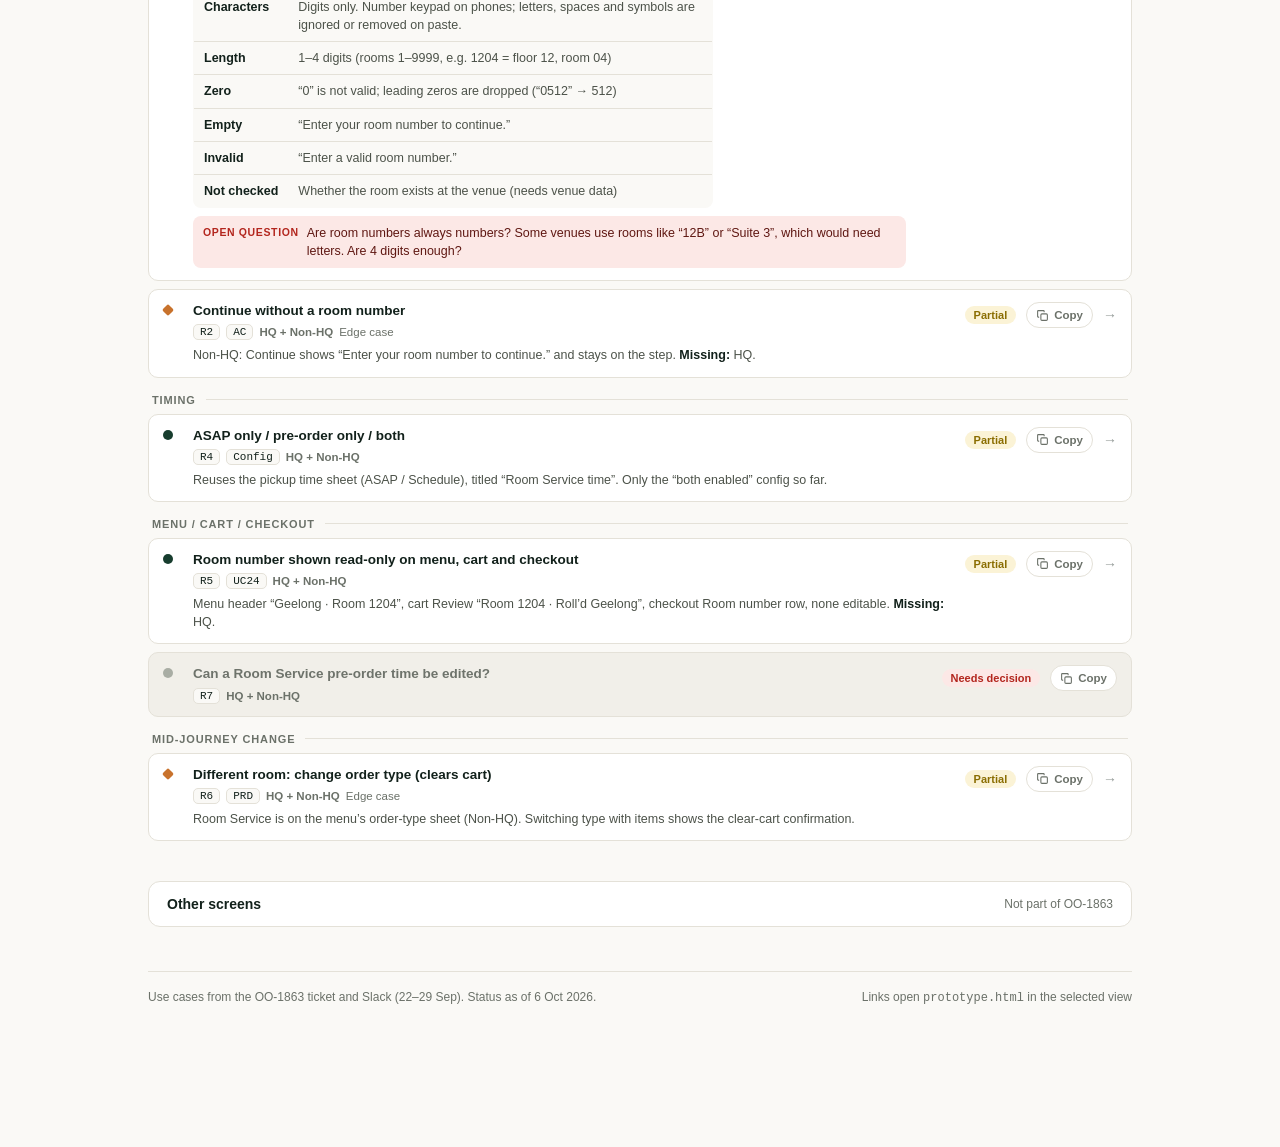
<file: prd-index.html>
<!doctype html>
<html lang="en">
<head>
<meta charset="UTF-8">
<meta name="viewport" content="width=device-width, initial-scale=1.0">
<title>OO-1863 PRD Index</title>
<style>
  /* Same palette and type as index.html (00. Design Handoff & Flow Index) */
  :root{
    --ink:#12211b; --paper:#faf9f6; --card:#ffffff; --line:#e4e1d8;
    --green-deep:#0f2f23; --green:#173d2e; --green-soft:#e8efe9;
    --muted:#6b7169; --accent:#c8722c;
    --disabled:#a9ada4; --disabled-bg:#f1efe9;
    --radius:10px;
    --shadow:0 1px 2px rgba(18,33,27,.06), 0 8px 24px -16px rgba(18,33,27,.25);
    /* status */
    --built:#1f6b4a; --built-bg:#e3f1e9;
    --partial:#8a6d00; --partial-bg:#fbf3d6;
    --differs:#b4540b; --differs-bg:#fbeee2;
    --none:#7d8279; --none-bg:#efede7;
    --decide:#b3261e; --decide-bg:#fce8e6;
  }
  *{box-sizing:border-box;}
  body{margin:0;background:var(--paper);color:var(--ink);
    font-family:"Söhne","Inter",-apple-system,BlinkMacSystemFont,"Segoe UI",Helvetica,Arial,sans-serif;-webkit-font-smoothing:antialiased;}
  .wrap{max-width:1040px;margin:0 auto;padding:48px 28px 96px;}
  @media (max-width:640px){.wrap{padding:28px 16px 72px;}}

  /* ---------- Cover ---------- */
  .cover{background:linear-gradient(160deg,var(--green-deep),var(--green) 70%);color:#fbf8f2;border-radius:18px;padding:36px 36px 30px;box-shadow:var(--shadow);}
  @media (max-width:640px){.cover{padding:26px 20px 22px;}}
  .eyebrow{display:inline-flex;align-items:center;gap:8px;font-size:12.5px;letter-spacing:.10em;text-transform:uppercase;font-weight:600;color:#c9e2d4;margin-bottom:14px;}
  .eyebrow .dot{width:6px;height:6px;border-radius:50%;background:var(--accent);}
  h1{font-size:clamp(26px,3.6vw,36px);line-height:1.12;margin:0 0 10px;font-weight:700;letter-spacing:-.01em;}
  .lede{margin:0;max-width:62ch;color:#d8e6dd;font-size:14.5px;line-height:1.5;}
  .coverage{margin-top:20px;display:flex;flex-wrap:wrap;gap:8px;}
  .cov{background:rgba(255,255,255,.08);border:1px solid rgba(255,255,255,.16);border-radius:999px;padding:6px 12px;font-size:12.5px;color:#eef3ee;display:flex;gap:6px;align-items:baseline;}
  .cov b{color:#fff;font-weight:700;font-variant-numeric:tabular-nums;}
  .cover-links{margin-top:18px;display:flex;flex-wrap:wrap;gap:10px;}
  .cover-link{display:inline-flex;align-items:center;gap:8px;color:#fbf8f2;text-decoration:none;font-weight:600;font-size:13.5px;padding:9px 14px;border-radius:9px;border:1px solid rgba(255,255,255,.35);}
  .cover-link:hover{background:rgba(255,255,255,.08);}

  /* ---------- Controls ---------- */
  .controls{position:sticky;top:0;z-index:5;background:var(--paper);margin-top:22px;padding:12px 0;display:flex;flex-wrap:wrap;gap:12px 18px;align-items:center;justify-content:space-between;border-bottom:1px solid var(--line);}
  .ctl{display:flex;align-items:center;gap:8px;flex-wrap:wrap;}
  .ctl-label{font-size:11px;font-weight:700;letter-spacing:.08em;text-transform:uppercase;color:var(--muted);}
  .seg{display:inline-flex;border:1px solid var(--line);border-radius:9px;overflow:hidden;background:var(--card);}
  .seg button{font:inherit;font-size:13px;font-weight:600;border:0;background:transparent;color:var(--ink);padding:7px 12px;cursor:pointer;border-right:1px solid var(--line);}
  .seg button:last-child{border-right:0;}
  .seg button[aria-pressed="true"]{background:var(--green);color:#fff;}
  .seg button:focus-visible,summary:focus-visible,.copy-btn:focus-visible{outline:2px solid var(--accent);outline-offset:2px;}
  .jump{display:flex;flex-wrap:wrap;gap:6px;}
  .jump a{font-size:12.5px;font-weight:600;color:var(--green);text-decoration:none;padding:5px 10px;border-radius:999px;background:var(--green-soft);}
  .jump a:hover{background:#d9e6dc;}

  /* ---------- Sections ---------- */
  .flow{margin-top:34px;scroll-margin-top:72px;}
  .flow-head{display:flex;align-items:baseline;justify-content:space-between;gap:12px;background:var(--green);color:#fdfbf6;border-radius:10px;padding:13px 18px;}
  .flow-head h2{margin:0;font-size:15.5px;font-weight:700;}
  .flow-meta{font-size:12px;color:#c9e2d4;font-weight:600;white-space:nowrap;}
  .flow-path{margin:12px 2px 0;font-size:12.5px;color:var(--muted);display:flex;flex-wrap:wrap;gap:4px 8px;align-items:center;}
  .flow-path .who{font-weight:700;color:var(--ink);min-width:58px;}
  .flow-path .st{background:var(--card);border:1px solid var(--line);border-radius:6px;padding:2px 8px;}
  .flow-path .st.opt{border-style:dashed;}
  .stage{margin-top:16px;}
  .stage-title{display:flex;align-items:center;gap:10px;margin:0 4px 8px;font-size:11px;font-weight:700;letter-spacing:.08em;text-transform:uppercase;color:var(--muted);}
  .stage-title::after{content:"";flex:1;height:1px;background:var(--line);}
  .rows{display:flex;flex-direction:column;gap:8px;}

  /* ---------- Row ---------- */
  .row{display:grid;grid-template-columns:18px minmax(0,1fr) auto;gap:4px 12px;align-items:start;background:var(--card);border:1px solid var(--line);border-radius:var(--radius);padding:12px 14px;}
  /* Whole card opens the prototype (link on the title, stretched over the card); the copy button sits above it */
  .row{position:relative;}
  .row.is-link{transition:border-color .15s ease,transform .15s ease,box-shadow .15s ease;}
  .row.is-link:hover{border-color:var(--green);transform:translateY(-1px);box-shadow:var(--shadow);}
  .row-link{color:inherit;text-decoration:none;}
  .row-link::after{content:"";position:absolute;inset:0;border-radius:var(--radius);}
  .row-link:focus-visible{outline:none;}
  .row:has(.row-link:focus-visible){outline:2px solid var(--accent);outline-offset:2px;}
  .copy-btn{position:relative;z-index:1;display:inline-flex;align-items:center;gap:5px;height:26px;padding:0 9px;border:1px solid var(--line);border-radius:999px;
    background:var(--card);color:var(--muted);font:inherit;font-size:11.5px;font-weight:600;cursor:pointer;}
  .copy-btn:hover{border-color:var(--green);color:var(--green);}
  .copy-btn.copied{border-color:var(--built);color:var(--built);background:var(--built-bg);}
  .copy-btn svg{flex:none;}
  .row.is-none{background:var(--disabled-bg);}
  .mark{margin-top:3px;width:10px;height:10px;border-radius:50%;background:var(--green);}
  .row.edge .mark{border-radius:2px;transform:rotate(45deg) scale(.85);background:var(--accent);}
  .row.is-none .mark{background:var(--disabled);}
  .body{min-width:0;}
  .title{font-size:13.5px;font-weight:600;line-height:1.35;}
  .row.is-none .title{color:#6e736b;}
  .meta{margin-top:4px;display:flex;flex-wrap:wrap;gap:6px;align-items:center;font-size:11.5px;color:var(--muted);}
  .uc{font-family:ui-monospace,Menlo,Consolas,monospace;font-size:11px;background:var(--paper);border:1px solid var(--line);border-radius:5px;padding:1px 6px;color:var(--ink);}
  .entry{font-weight:600;}
  .note{margin-top:6px;font-size:12.5px;line-height:1.45;color:#4c5249;}
  .note b{font-weight:600;color:var(--ink);}
  .note-table{margin:8px 0;border-collapse:collapse;width:100%;max-width:520px;font-size:12.5px;background:var(--paper);border:1px solid var(--line);border-radius:8px;overflow:hidden;}
  .note-table caption{caption-side:top;text-align:left;font-size:11px;font-weight:700;letter-spacing:.06em;text-transform:uppercase;color:var(--muted);padding:0 0 6px;}
  .note-table th,.note-table td{text-align:left;padding:7px 10px;border-bottom:1px solid var(--line);vertical-align:top;}
  .note-table th{font-size:11px;font-weight:700;color:var(--muted);background:var(--card);}
  .note-table tbody tr:last-child td{border-bottom:0;}
  .note-table td:first-child{font-weight:600;color:var(--ink);white-space:nowrap;}
  .decision{margin-top:8px;display:flex;gap:8px;align-items:flex-start;padding:8px 10px;border-radius:8px;background:var(--green-soft);font-size:12.5px;line-height:1.45;color:var(--green-deep);}
  .question{margin-top:8px;display:flex;gap:8px;align-items:flex-start;padding:8px 10px;border-radius:8px;background:var(--decide-bg);font-size:12.5px;line-height:1.45;color:#5f1712;}
  .question .decision-tag{color:var(--decide);}
  .decision-tag{flex:none;font-size:10.5px;font-weight:700;letter-spacing:.06em;text-transform:uppercase;color:var(--green);padding-top:1px;}
  .side{display:flex;align-items:center;gap:10px;}
  .chip{font-size:11px;font-weight:700;padding:3px 9px;border-radius:999px;white-space:nowrap;}
  .s-built{color:var(--built);background:var(--built-bg);}
  .s-partial{color:var(--partial);background:var(--partial-bg);}
  .s-differs{color:var(--differs);background:var(--differs-bg);}
  .s-none{color:var(--none);background:var(--none-bg);}
  .s-decide{color:var(--decide);background:var(--decide-bg);}
  .arrow{opacity:.45;font-size:14px;}
  .row.is-link:hover .arrow{opacity:.9;}
  @media (max-width:640px){
    .row{grid-template-columns:14px minmax(0,1fr);}
    .side{grid-column:2;margin-top:6px;}
  }

  /* ---------- Legend / other ---------- */
  .legend{margin-top:14px;display:flex;flex-wrap:wrap;gap:10px 16px;font-size:12px;color:var(--muted);align-items:center;}
  .legend .k{display:inline-flex;align-items:center;gap:6px;}
  .legend .mark{margin:0;display:inline-block;}
  .legend .edge-mark{width:10px;height:10px;border-radius:2px;transform:rotate(45deg) scale(.85);background:var(--accent);display:inline-block;}
  details.other{margin-top:40px;border:1px solid var(--line);border-radius:12px;background:var(--card);}
  details.other summary{cursor:pointer;list-style:none;padding:14px 18px;font-weight:700;font-size:14px;display:flex;justify-content:space-between;align-items:center;}
  details.other summary::-webkit-details-marker{display:none;}
  details.other summary .hint{font-weight:500;font-size:12px;color:var(--muted);}
  details.other[open] summary{border-bottom:1px solid var(--line);}
  .other-grid{padding:14px 18px 18px;display:grid;grid-template-columns:repeat(auto-fill,minmax(230px,1fr));gap:8px;}
  .other-grid a{display:flex;justify-content:space-between;gap:8px;font-size:13px;font-weight:600;color:var(--ink);text-decoration:none;padding:10px 12px;border:1px solid var(--line);border-radius:9px;}
  .other-grid a:hover{border-color:var(--green);}
  footer{margin-top:44px;padding-top:18px;border-top:1px solid var(--line);font-size:12px;color:var(--muted);display:flex;justify-content:space-between;flex-wrap:wrap;gap:8px;}
  .sr-only{position:absolute;width:1px;height:1px;overflow:hidden;clip:rect(0 0 0 0);white-space:nowrap;}
  .empty{padding:16px;border:1px dashed var(--line);border-radius:var(--radius);font-size:13px;color:var(--muted);text-align:center;}
</style>
</head>
<body>
<div class="wrap">

  <div class="cover">
    <div class="eyebrow"><span class="dot"></span> Roll'd &middot; OO-1863 Order type selection</div>
    <h1>PRD Index</h1>
    <p class="lede">Every OO-1863 use case, by order type and in the order a customer moves through it. Rows with a screen open the prototype there. Edge cases sit under the step they belong to.</p>
    <div class="coverage" id="coverage"></div>
    <div class="cover-links">
      <a class="cover-link" href="index.html">All screens (flow index) →</a>
      <a class="cover-link" href="design-system.html">Design system →</a>
    </div>
  </div>

  <div class="controls">
    <div class="ctl">
      <span class="ctl-label">Open in</span>
      <div class="seg" id="seg-view">
        <button type="button" data-v="mobile" aria-pressed="true">Mobile</button>
        <button type="button" data-v="desktop" aria-pressed="false">Desktop</button>
      </div>
      <span class="ctl-label" style="margin-left:6px;">Entry</span>
      <div class="seg" id="seg-entry">
        <button type="button" data-v="any" aria-pressed="true">All</button>
        <button type="button" data-v="nonhq" aria-pressed="false">Non-HQ</button>
        <button type="button" data-v="hq" aria-pressed="false">HQ</button>
      </div>
    </div>
    <nav class="jump" id="jump" aria-label="Order types"></nav>
  </div>

  <div class="legend">
    <span class="k"><span class="mark"></span> Main flow</span>
    <span class="k"><span class="edge-mark"></span> Edge case</span>
    <span class="k"><span class="chip s-built">Built</span> matches the PRD</span>
    <span class="k"><span class="chip s-partial">Partial</span> screen exists, some of the PRD missing</span>
    <span class="k"><span class="chip s-differs">Differs</span> built differently from the PRD</span>
    <span class="k"><span class="chip s-none">Not built</span></span>
    <span class="k"><span class="chip s-decide">Needs decision</span></span>
  </div>

  <div id="flows"></div>
  <div id="copy-status" class="sr-only" aria-live="polite"></div>

  <details class="other">
    <summary>Other screens <span class="hint">Not part of OO-1863</span></summary>
    <div class="other-grid" id="other"></div>
  </details>

  <footer>
    <span>Use cases from the OO-1863 ticket and Slack (22–29 Sep). Status as of 6 Oct 2026.</span>
    <span>Links open <code>prototype.html</code> in the selected view</span>
  </footer>
</div>

<script>
/* Order types, in the spec's order. Steps: * = timing, skipped for ASAP-only stores. */
var FLOWS = [
  {k:'all', name:'Shared', note:'Applies to every order type.',
   non:['Order type','Required input','Timing*','Menu'], hq:['Order type','Store list','Required input','Timing*','Menu']},
  {k:'pickup', name:'Pick up', note:'No required input. The shortest flow.',
   non:['Pick up','Timing*','Menu'], hq:['Pick up','Store list','Timing*','Menu']},
  {k:'delivery', name:'Delivery', note:'Address and serviceability check before timing.',
   non:['Delivery','Address','Serviceability','Timing*','Menu'], hq:['Delivery','Store list','Address','Serviceability','Timing*','Menu']},
  {k:'dinein', name:'Dine-in', note:'Table number is required and read-only after entry.',
   non:['Dine-in','Table number','Timing*','Menu'], hq:['Dine-in','Store list','Table number','Timing*','Menu']},
  {k:'room', name:'Room Service', note:'Same as Dine-in, with a room number.',
   non:['Room Service','Room number','Timing*','Menu'], hq:['Room Service','Store list','Room number','Timing*','Menu']}
];
var STAGES = ['Order selection','Store list','Required input','Timing','Menu / cart / checkout','Mid-journey change'];

/* One row per OO-1863 use case. id = spec ID, e = both | nonhq | hq, kind = main | edge,
   s = built | partial | differs | none | decide, h = prototype hash (null = nothing to open). */
var R = [
  // ---- Shared ----
  {id:'S1', f:'all', e:'nonhq', g:'Order selection', kind:'main', t:'Order types in a single store, with prep time and hours', uc:'UC1 UC5', s:'partial', h:'screen-nonhq',
   n:'Pick up, Delivery, Dine in, Room Service and Catering shown. <b>Missing:</b> the next-available date on a Closed type (PRD UC5). Proposal for a closed type:' +
     '<table class="note-table"><caption>Closed order type tile (proposal)</caption>' +
     '<thead><tr><th scope="col">Situation</th><th scope="col">Tile shows</th></tr></thead><tbody>' +
     '<tr><td>Reopens later today</td><td>“Opens 5:00 PM”</td></tr>' +
     '<tr><td>Reopens another day, or no date</td><td>“Closed” (no date)</td></tr>' +
     '<tr><td>Pre-orders allowed for a later date</td><td>Selectable, goes to the time picker for that day</td></tr>' +
     '</tbody></table>',
   q:'Is the next-available date needed on a Closed order type tile when other types are open? A date on another day is information the customer can’t act on, so they will usually pick another type instead. Slack agreed: with no available date, show no date or schedule entry point (mockup: “Closed” + “see available time”). Confirm the proposal above with the team. Both states can be previewed from the flow index edge cases: “Opens 5:00 PM” (reopens later today) and the plain “Closed” tile.'},
  {id:'S2', f:'all', e:'hq', g:'Order selection', kind:'main', t:'Order types in HQ, without prep time', uc:'UC2', s:'partial', h:'screen-hq-order',
   n:'No prep time here, because no store has been chosen yet, so any estimate could be wrong. Prep time appears per store in the store list. <b>Missing:</b> only Pick up and Delivery are offered.'},
  {id:'S3', f:'all', e:'hq', g:'Store list', kind:'main', t:'Store list with prep time and hours per store', uc:'UC2 UC6', s:'partial', h:'screen-outlet-search',
   n:'Stores show open status and distance. <b>Missing:</b> prep time per store.',
   q:'Prep time per store is not common in store lists; the live HQ site shows hours and distance, but no prep time. Confirm whether the store list needs it (UC2, UC6) before designing it.'},
  {id:'S4', f:'all', e:'hq', g:'Store list', kind:'edge', t:'A store is closed for the chosen order type', uc:'UC4', s:'built', h:'screen-outlet-search',
   n:'Roll’d Spencer Outlet: greyed, “Closed · Opens Thu 17 Jun, 10:00 AM”, and can’t be selected.'},
  {id:'S5', f:'all', e:'hq', g:'Store list', kind:'main', t:'Select a store, then continue to input and timing', uc:'UC3', s:'built', h:'screen-outlet-search'},
  {id:'S6', f:'all', e:'both', g:'Mid-journey change', kind:'edge', t:'Change order type from the menu with items in the cart', uc:'UC25', s:'built', h:'screen-menu,call:demoTypeChangePopup',
   n:'Confirmation first. On “Change and clear cart”, the cart is cleared and the new type’s steps run, from the menu or from checkout:' +
     '<table class="note-table"><caption>After “Change and clear cart”</caption>' +
     '<thead><tr><th scope="col">New type</th><th scope="col">What happens next</th></tr></thead><tbody>' +
     '<tr><td>Delivery</td><td>Address → Delivery time → menu</td></tr>' +
     '<tr><td>Pick up</td><td>Pickup time sheet → menu</td></tr>' +
     '<tr><td>Room Service</td><td>Room number → Room Service time sheet → menu</td></tr>' +
     '<tr><td>Dine-in</td><td>Table number → menu</td></tr>' +
     '<tr><td>HQ store change</td><td>New store’s time sheet → menu (S9, S10)</td></tr>' +
     '</tbody></table>' +
     '“Keep my order” changes nothing.',
   d:'The confirmation pop-up is the only message: it explains, before clearing, that the items will be removed because the order type changed. No extra message after clearing.'},
  {id:'S7', f:'all', e:'both', g:'Mid-journey change', kind:'edge', t:'Change order type from the cart or checkout', uc:'UC26', s:'built', h:'screen-checkout',
   n:'Checkout “Change” (Pick up, Delivery, Dine in) opens the same order-type sheet as the menu bar: same type goes to the time sheet; a different type with items shows the clear-cart confirmation. Cart has no entry point, by design (read-only).'},
  {id:'S8', f:'all', e:'both', g:'Mid-journey change', kind:'edge', t:'Cancel an order type change', uc:'UC29', s:'built', h:'screen-menu,call:demoTypeChangePopup',
   n:'“Keep my order” leaves type, time and cart unchanged.'},
  {id:'S9', f:'all', e:'hq', g:'Mid-journey change', kind:'edge', t:'HQ Flow — Change store from the menu with items in the cart', uc:'UC27', s:'built', h:'call:demoSidebarStore',
   n:'Menu side menu: the store name has a chevron (HQ only) and opens the store list. A different store with items: confirmation, cart cleared, then the new store’s time sheet and menu.'},
  {id:'S10', f:'all', e:'hq', g:'Mid-journey change', kind:'edge', t:'HQ Flow — Change store from the cart or checkout', uc:'UC28', s:'built', h:'call:demoStoreChange',
   n:'Checkout Outlet row opens the store list with the current store selected. A different store with items: confirmation, cart cleared, then the new store’s time sheet and menu. Cart has no entry point, by design (read-only).'},
  {id:'S11', f:'all', e:'hq', g:'Mid-journey change', kind:'edge', t:'HQ Flow — Cancel a store change', uc:'UC30', s:'built', h:'call:demoStoreChange',
   n:'“Keep my order”, back, or choosing the same store returns to checkout with store and cart unchanged.'},
  {id:'S12', f:'all', e:'both', g:'Menu / cart / checkout', kind:'main', t:'Each editable field has its own entry point on each page', uc:'AC', s:'built', h:'screen-menu',
   n:'Cart is read-only by design, so the entry points belong on the menu and checkout. <b>Done:</b> order type and time on the menu bar and on checkout. Store on checkout and in the menu side menu (HQ). Delivery address and delivery time on checkout (the menu never edits the address, UC22).',
   d:'The cart is the only read-only page: a review of the order. Every field is editable on checkout, and on the menu bar.'},
  {id:'S13', f:'all', e:'both', g:'Menu / cart / checkout', kind:'main', t:'Cart as read-only review, editing on checkout (Bopple approach)', uc:'Comments', s:'differs', h:'screen-cart',
   n:'<b>Done:</b> cart Review is read-only; checkout edits order type, time, store (HQ) and delivery details (address and time). The ticket as written still allows edits on the cart.',
   d:'The cart is the only read-only page: a review of the order. Every field is editable on checkout, and on the menu bar.'},

  // ---- Pick up ----
  {id:'P1', f:'pickup', e:'both', g:'Timing', kind:'main', t:'ASAP-only store: timing step skipped', uc:'UC7', s:'built', h:'screen-nonhq,app-body!add:pickup-timing-asap'},
  {id:'P2', f:'pickup', e:'both', g:'Timing', kind:'main', t:'Pre-order-only store: pick a day and time', uc:'UC8', s:'built', h:'call:demoPickupPreorderOnly',
   n:'The Pickup time sheet opens without the ASAP / Schedule cards: straight to Pick a day → Pick a time. Select stays off until a time is picked.'},
  {id:'P3', f:'pickup', e:'both', g:'Timing', kind:'main', t:'Both enabled: choose ASAP', uc:'UC9', s:'built', h:'call:demoPickupSheet'},
  {id:'P4', f:'pickup', e:'both', g:'Timing', kind:'main', t:'Both enabled: choose Schedule, then a day and time', uc:'UC10', s:'built', h:'call:demoPickupSchedule',
   n:'Today follows the real clock and date. <b>ASAP</b> shows its own estimate: now + the order type’s prep time (Pick up / Room Service 30 mins, Delivery 45 mins), rounded up to 5 mins, e.g. “Ready in ~30 mins · around 1:05 PM”. <b>Schedule → Today</b> starts at least 15 mins after that estimate (1:30 PM), with “Need it sooner? Choose ASAP” above the times. Pre-order-only stores (no ASAP) start Today at now + prep time. Past the last possible ASAP, ASAP is off (“Not available now”) and the sheet moves to Tomorrow.',
   d:'ASAP and Schedule never overlap: ASAP means “as soon as you can”, Schedule means “a later time I choose”, so no time tile does the same job as ASAP.'},
  {id:'P5', f:'pickup', e:'nonhq', g:'Timing', kind:'main', t:'Non-HQ pickup time sheet', uc:'Slack', s:'differs', h:'call:demoPickupSheet',
   n:'Now ASAP / Schedule → Pick a day → Pick a time → Select. The 29 Sep spec describes Today / Tomorrow / Later tabs. Needs the team’s approval.'},
  {id:'P6', f:'pickup', e:'hq', g:'Timing', kind:'main', t:'HQ pickup time picker', uc:'Slack', s:'differs', h:'call:demoPickupSheetHQ',
   n:'HQ now uses the same two-step sheet. The spec says HQ keeps the classic picker.'},
  {id:'P7', f:'pickup', e:'both', g:'Menu / cart / checkout', kind:'main', t:'Edit pickup time from menu, cart or checkout', uc:'UC15', s:'differs', h:'call:demoMenuOrderType',
   n:'Menu bar: order type → time, current choice pre-selected. Checkout: Ready time row. <b>Cart is read-only.</b>'},
  {id:'P8', f:'pickup', e:'both', g:'Menu / cart / checkout', kind:'edge', t:'Some items may not be available at the chosen time', uc:'UC17', s:'differs', h:'screen-cart,call:demoUnavailableCart',
   n:'Prototype greys the item and blocks Checkout until it’s removed. PRD: <b>message only</b>, nothing removed or flagged.'},

  // ---- Delivery ----
  {id:'D1', f:'delivery', e:'both', g:'Required input', kind:'main', t:'Add a serviceable address', uc:'UC13', s:'built', h:'call:demoDeliveryStep',
   n:'Per designs OOR_0002E1 / E2: “Enter address” (search with suggestions, or “Use current location”) → tap an address → “Checking we deliver to this address…”. <b>Non-HQ:</b> Delivery on the store sheet → address → Delivery time → menu. <b>HQ:</b> Delivery on the order types → address → “N stores deliver to you” (only stores in range of the address) → Delivery time → menu. Saved addresses are not included yet.'},
  {id:'D2', f:'delivery', e:'both', g:'Required input', kind:'edge', t:'Unserviceable address at order selection', uc:'UC14', s:'built', h:'call:demoDeliveryUnserviceable',
   n:'Per design OOR_0002E12: a bottom sheet “Sorry, we don’t deliver here · Delivery is not available yet in this area. Please check again or change the address.” with “Change address”, which clears the field to try again. The menu can’t be reached; the address step’s back arrow returns to the order types. HQ shows it when no store delivers to the address.'},
  {id:'D3', f:'delivery', e:'hq', g:'Required input', kind:'main', t:'HQ step order: store first, or address first?', uc:'Video', s:'differs', h:'call:demoHqDeliveryStores',
   n:'Built address first: Delivery → Enter address → “2 stores deliver to you” (e.g. 1 Grattan St, Carlton: Lonsdale and Parkville) → Delivery time → menu. Back steps through each. Changing store while on Delivery (side menu, checkout) lists only stores that deliver to the current address. The PRD says store first.',
   d:'HQ Delivery is address first, like the live HQ site: customers only see stores that can deliver to them, so they never pick a store and then find out it can’t.'},
  {id:'D4', f:'delivery', e:'both', g:'Timing', kind:'main', t:'ASAP only / pre-order only / both', uc:'Config', s:'built', h:'call:demoDeliveryPreorderOnly',
   n:'Same three store setups as Pick up, after the address (HQ: after the store):' +
     '<table class="note-table"><caption>Delivery timing by store setup</caption>' +
     '<thead><tr><th scope="col">Store setup</th><th scope="col">What the customer sees</th></tr></thead><tbody>' +
     '<tr><td>ASAP only</td><td>No time step: address → menu. Menu bar “Delivery · ASAP · ~45 mins”; checkout Delivery time row is not tappable.</td></tr>' +
     '<tr><td>Pre-order only</td><td>“Delivery time” without the ASAP / Schedule cards: Pick a day → Pick a time; Select off until a time is picked.</td></tr>' +
     '<tr><td>Both (default)</td><td>ASAP (“Delivered in ~45 mins”) or Schedule → day → time.</td></tr>' +
     '</tbody></table>' +
     'This row links to the pre-order-only setup; the flow index has all three.'},
  {id:'D5', f:'delivery', e:'nonhq', g:'Timing', kind:'edge', t:'No delivery date available at all', uc:'Slack', s:'partial', h:'screen-nonhq,app-body!add:delivery-closed',
   n:'This link shows the store sheet with the Delivery tile “Closed” and not selectable (Delivery is open by default now). <b>Missing:</b> “see available time” link.'},
  {id:'D6', f:'delivery', e:'both', g:'Menu / cart / checkout', kind:'main', t:'Edit delivery time from menu, cart or checkout', uc:'UC16', s:'built', h:'call:demoDeliveryCheckout',
   n:'Menu bar: Delivery → Next → Delivery time. Checkout: the “Delivery time” row opens the same sheet. Cart retained. Cart is read-only by design.'},
  {id:'D7', f:'delivery', e:'both', g:'Menu / cart / checkout', kind:'edge', t:'Some items may not be available at the chosen time', uc:'UC17', s:'none', h:null,
   n:'The unavailable-item edge case (P8) is built for Pick up only.'},
  {id:'D8', f:'delivery', e:'both', g:'Menu / cart / checkout', kind:'main', t:'Menu has no edit point for the address', uc:'UC22', s:'built', h:'screen-menu',
   n:'The menu bar shows “Delivery · time”; choosing Delivery again only opens the time sheet, never the address.'},
  {id:'D9', f:'delivery', e:'both', g:'Menu / cart / checkout', kind:'main', t:'Change address on the cart (serviceable)', uc:'UC18', s:'differs', h:'call:demoDeliveryCheckout',
   n:'No address entry point on the cart.',
   d:'The cart is read-only by design, so the delivery address is changed on checkout (D10, D12).'},
  {id:'D10', f:'delivery', e:'both', g:'Menu / cart / checkout', kind:'main', t:'Change address on checkout (serviceable)', uc:'UC19', s:'built', h:'call:demoDeliveryCheckout',
   n:'Checkout “Address” row opens “Enter address” (same search + check). A serviceable address is applied straight away and returns to checkout; the cart is kept.'},
  {id:'D11', f:'delivery', e:'both', g:'Menu / cart / checkout', kind:'edge', t:'Change address on the cart to an unserviceable one', uc:'UC20', s:'differs', h:'call:demoDeliveryCheckout',
   n:'No address entry point on the cart.',
   d:'The cart is read-only by design, so the delivery address is changed on checkout (D10, D12).'},
  {id:'D12', f:'delivery', e:'both', g:'Menu / cart / checkout', kind:'edge', t:'Change address on checkout to an unserviceable one', uc:'UC21', s:'built', h:'call:demoDeliveryCheckout',
   n:'Same “Sorry, we don’t deliver here” sheet. The new address is never applied; back returns to checkout with the previous address. HQ: the address must be in range of the current store (e.g. Essendon is only reached by Parkville, so it’s refused for Lonsdale).'},

  // ---- Dine-in ----
  {id:'T1', f:'dinein', e:'both', g:'Required input', kind:'main', t:'Enter a table number', uc:'UC11', s:'partial', h:'call:demoDineInStep',
   n:'Non-HQ: Dine in on the store sheet → Table number → menu. <b>Missing:</b> HQ.'},
  {id:'T2', f:'dinein', e:'both', g:'Required input', kind:'edge', t:'Continue without a table number', uc:'AC', s:'partial', h:'call:demoDineInStep',
   n:'Non-HQ: Continue shows “Enter your table number to continue.” and stays on the step. <b>Missing:</b> HQ.'},
  {id:'T8', f:'dinein', e:'nonhq', g:'Required input', kind:'edge', t:'Table number pre-filled from the QR code on the table', uc:'Derived', s:'built', h:'call:demoQrTable',
   n:'Scanning the table’s QR code with the phone camera opens the site with the table in the link (e.g. <code>?table=12</code>) and lands <b>straight on the Table number step</b>. Only in this scan case, the step shows “You are ordering from” and the <b>outlet card</b> (the same store card as the Non-HQ store sheet: Roll’d Geelong, address and open status) above the field, with a “Table number” label and 12 filled in. The customer can still correct it; the same digits-only rules apply. An invalid QR value is ignored and the field stays empty.',
   d:'The outlet confirmation and QR line are only for the QR-scan Dine-in case. Choosing Dine in on the store sheet shows the plain Table number step.'},
  {id:'T3', f:'dinein', e:'both', g:'Required input', kind:'main', t:'Table number format, validation or QR prefill', uc:'—', s:'decide', h:'call:demoDineInStep',
   n:'Proposed input rules, built in the prototype:' +
     '<table class="note-table"><caption>Table number input rules</caption>' +
     '<thead><tr><th scope="col">Rule</th><th scope="col">Behaviour</th></tr></thead><tbody>' +
     '<tr><td>Characters</td><td>Digits only. Number keypad on phones; letters, spaces and symbols are ignored or removed on paste.</td></tr>' +
     '<tr><td>Length</td><td>1–3 digits (tables 1–999)</td></tr>' +
     '<tr><td>Zero</td><td>“0” is not valid; leading zeros are dropped (“07” → 7)</td></tr>' +
     '<tr><td>Empty</td><td>“Enter your table number to continue.”</td></tr>' +
     '<tr><td>Invalid</td><td>“Enter a valid table number.”</td></tr>' +
     '<tr><td>Not checked</td><td>Whether the table exists at the store (needs store data / QR prefill)</td></tr>' +
     '</tbody></table>',
   q:'Are Roll’d table numbers always numbers? If any store uses tables like “12A” or “Bar 2”, letters need to be allowed. With a QR prefill (T8), should the step be skipped entirely instead of shown pre-filled?'},
  {id:'T4', f:'dinein', e:'both', g:'Timing', kind:'main', t:'ASAP only / pre-order only / both', uc:'Config', s:'built', h:'call:demoDineInStep',
   n:'Dine-in uses the “ASAP only” config: the timing step is skipped and the table number goes straight to the menu.',
   q:'Is Dine-in always ASAP only, or should a store be able to turn on Dine-in pre-orders? The ticket says every order type supports the three timing configs, but only writes timing use cases for Pick up (UC7–UC10). If stores can turn it on, show the time sheet only for those stores. To confirm with the team.',
   d:'Dine-in is ASAP only: the customer is at the table, so there is no time step and no time row on the menu bar or checkout.'},
  {id:'T5', f:'dinein', e:'both', g:'Menu / cart / checkout', kind:'main', t:'Table number shown read-only on menu, cart and checkout', uc:'UC23', s:'partial', h:'call:demoDineInStep',
   n:'Menu bar “Dine in · Table 12”, cart Review “Table 12 · Roll’d Geelong”, Dine-in checkout Table number row, none editable. <b>Missing:</b> HQ.'},
  {id:'T6', f:'dinein', e:'both', g:'Mid-journey change', kind:'edge', t:'Different table: change order type (clears cart)', uc:'PRD', s:'partial', h:'call:demoMenuOrderType',
   n:'Dine in is on the order-type sheet (menu bar and checkout “Change”, Non-HQ). Switching type with items shows the clear-cart confirmation. <b>Missing:</b> HQ.'},
  {id:'T7', f:'dinein', e:'both', g:'Menu / cart / checkout', kind:'main', t:'Can a Dine-in pre-order time be edited?', uc:'—', s:'built', h:'screen-checkout-dinein',
   n:'No: Dine-in has no time to edit. Checkout shows Outlet and Table number only.',
   d:'Dine-in is ASAP only: the customer is at the table, so there is no time step and no time row on the menu bar or checkout.'},

  // ---- Room Service ----
  {id:'R1', f:'room', e:'both', g:'Required input', kind:'main', t:'Enter a room number', uc:'UC12', s:'partial', h:'call:demoRoomStep',
   n:'Non-HQ: Room Service on the store sheet → Room number → Room Service time → menu. <b>Missing:</b> HQ.'},
  {id:'R2', f:'room', e:'both', g:'Required input', kind:'edge', t:'Continue without a room number', uc:'AC', s:'partial', h:'call:demoRoomStep',
   n:'Non-HQ: Continue shows “Enter your room number to continue.” and stays on the step. <b>Missing:</b> HQ.'},
  {id:'R3', f:'room', e:'both', g:'Required input', kind:'main', t:'Room number format or validation', uc:'—', s:'decide', h:'call:demoRoomStep',
   n:'Proposed input rules, built in the prototype (same as the table number, T3, but up to 4 digits):' +
     '<table class="note-table"><caption>Room number input rules</caption>' +
     '<thead><tr><th scope="col">Rule</th><th scope="col">Behaviour</th></tr></thead><tbody>' +
     '<tr><td>Characters</td><td>Digits only. Number keypad on phones; letters, spaces and symbols are ignored or removed on paste.</td></tr>' +
     '<tr><td>Length</td><td>1–4 digits (rooms 1–9999, e.g. 1204 = floor 12, room 04)</td></tr>' +
     '<tr><td>Zero</td><td>“0” is not valid; leading zeros are dropped (“0512” → 512)</td></tr>' +
     '<tr><td>Empty</td><td>“Enter your room number to continue.”</td></tr>' +
     '<tr><td>Invalid</td><td>“Enter a valid room number.”</td></tr>' +
     '<tr><td>Not checked</td><td>Whether the room exists at the venue (needs venue data)</td></tr>' +
     '</tbody></table>',
   q:'Are room numbers always numbers? Some venues use rooms like “12B” or “Suite 3”, which would need letters. Are 4 digits enough?'},
  {id:'R4', f:'room', e:'both', g:'Timing', kind:'main', t:'ASAP only / pre-order only / both', uc:'Config', s:'partial', h:'call:demoRoomStep',
   n:'Reuses the pickup time sheet (ASAP / Schedule), titled “Room Service time”. Only the “both enabled” config so far.'},
  {id:'R5', f:'room', e:'both', g:'Menu / cart / checkout', kind:'main', t:'Room number shown read-only on menu, cart and checkout', uc:'UC24', s:'partial', h:'call:demoRoomStep',
   n:'Menu header “Geelong · Room 1204”, cart Review “Room 1204 · Roll’d Geelong”, checkout Room number row, none editable. <b>Missing:</b> HQ.'},
  {id:'R6', f:'room', e:'both', g:'Mid-journey change', kind:'edge', t:'Different room: change order type (clears cart)', uc:'PRD', s:'partial', h:'call:demoMenuOrderType',
   n:'Room Service is on the menu’s order-type sheet (Non-HQ). Switching type with items shows the clear-cart confirmation.'},
  {id:'R7', f:'room', e:'both', g:'Menu / cart / checkout', kind:'main', t:'Can a Room Service pre-order time be edited?', uc:'—', s:'decide', h:null}
];

/* Screens with no OO-1863 use case (from index.html) */
var OTHER = [
  ['Homescreen','screen-landing'], ['Menu page','screen-menu'], ['Menu search','screen-menu,screen-menu!add:search-active'],
  ['Sort & Filters','screen-menu-filters'], ['Menu detail page','screen-mealdetail'],
  ['Cross-sell / Frequently ordered together','screen-menu,menu-recommend-section!remove:hidden'],
  ['Upsell carousel','screen-menu,suggestion-overlay'], ['Cart / Review','screen-cart'],
  ['Login / Join member','screen-signin'], ['Sign up form','screen-checkout,otp-overlay,otp-step-phone!add:hidden-step,otp-step-signup!remove:hidden-step'],
  ['Account','screen-profile-settings'], ['Promo code / Gift card','screen-checkout'], ['Payment method','screen-payment'],
  ['Delivery checkout','screen-checkout-delivery'], ['Dine-in checkout','screen-checkout-dinein'],
  ['Store info','screen-outlet-search'], ['Social links','screen-landing']
];

var STATUS = {built:'Built', partial:'Partial', differs:'Differs', none:'Not built', decide:'Needs decision'};
var state = {view:'mobile', entry:'any'};
try { var v = localStorage.getItem('prd-index-view'); if (v === 'mobile' || v === 'desktop') state.view = v; } catch(e){}

function esc(s){ return String(s).replace(/[&<>"]/g, function(c){ return {'&':'&amp;','<':'&lt;','>':'&gt;','"':'&quot;'}[c]; }); }
function href(h){ return 'prototype.html?view=' + state.view + '#' + h; }
function entryLabel(e){ return e === 'both' ? 'HQ + Non-HQ' : e === 'hq' ? 'HQ' : 'Non-HQ'; }
function visible(r){ return state.entry === 'any' || r.e === 'both' || r.e === state.entry; }

function renderCoverage(){
  var c = {built:0, partial:0, differs:0, none:0, decide:0};
  R.forEach(function(r){ c[r.s]++; });
  var withScreen = R.filter(function(r){ return r.h; }).length;
  document.getElementById('coverage').innerHTML =
    '<span class="cov"><b>' + withScreen + ' of ' + R.length + '</b> use cases have a screen</span>' +
    '<span class="cov"><b>' + c.built + '</b> built</span>' +
    '<span class="cov"><b>' + c.partial + '</b> partial</span>' +
    '<span class="cov"><b>' + c.differs + '</b> differ from PRD</span>' +
    '<span class="cov"><b>' + c.none + '</b> not built</span>' +
    '<span class="cov"><b>' + c.decide + '</b> need a decision</span>';
}

var COPY_ICON = '<svg width="13" height="13" viewBox="0 0 24 24" fill="none" stroke="currentColor" stroke-width="2" stroke-linecap="round" stroke-linejoin="round" aria-hidden="true"><rect x="9" y="9" width="12" height="12" rx="2"/><path d="M5 15H4a1 1 0 0 1-1-1V4a1 1 0 0 1 1-1h10a1 1 0 0 1 1 1v1"/></svg>';
var CHECK_ICON = '<svg width="13" height="13" viewBox="0 0 24 24" fill="none" stroke="currentColor" stroke-width="2.4" stroke-linecap="round" stroke-linejoin="round" aria-hidden="true"><path d="M5 12l5 5L20 7"/></svg>';

function rowHTML(r){
  var cls = 'row' + (r.kind === 'edge' ? ' edge' : '') + (r.h ? ' is-link' : ' is-none');
  var inner =
    '<span class="mark" aria-hidden="true"></span>' +
    '<div class="body">' +
      '<div class="title">' + (r.h ? '<a class="row-link" href="' + href(r.h) + '">' + esc(r.t) + '</a>' : esc(r.t)) + '</div>' +
      '<div class="meta"><span class="uc">' + esc(r.id) + '</span>' +
        (r.uc && r.uc !== '—' ? '<span class="uc">' + esc(r.uc) + '</span>' : '') +
        '<span class="entry">' + entryLabel(r.e) + '</span>' +
        (r.kind === 'edge' ? '<span>Edge case</span>' : '') + '</div>' +
      (r.n ? '<div class="note">' + r.n + '</div>' : '') +
      (r.q ? '<div class="question"><span class="decision-tag">Open question</span><span>' + esc(r.q) + '</span></div>' : '') +
      (r.d ? '<div class="decision"><span class="decision-tag">Design decision</span><span>' + esc(r.d) + '</span></div>' : '') +
    '</div>' +
    '<div class="side"><span class="chip s-' + r.s + '">' + STATUS[r.s] + '</span>' +
      '<button type="button" class="copy-btn" data-id="' + esc(r.id) + '" aria-label="Copy ' + esc(r.id) + ' as text" title="Copy as text">' + COPY_ICON + '<span>Copy</span></button>' +
      (r.h ? '<span class="arrow" aria-hidden="true">→</span>' : '') + '</div>';
  return '<div class="' + cls + '" data-id="' + esc(r.id) + '">' + inner + '</div>';
}

/* Plain-text version of a card, for pasting into Slack or a ticket */
function rowText(card, r){
  var flow = FLOWS.filter(function(f){ return f.k === r.f; })[0];
  var lines = [r.id + ' · ' + r.t,
    [flow ? flow.name : '', r.g, entryLabel(r.e), r.kind === 'edge' ? 'Edge case' : '', r.uc && r.uc !== '—' ? r.uc : '', 'Status: ' + STATUS[r.s]].filter(Boolean).join(' · ')];
  var note = card.querySelector('.note');
  if (note) {
    var parts = [];
    [].forEach.call(note.childNodes, function(n){
      if (n.nodeName === 'TABLE') {
        var cap = n.querySelector('caption');
        if (cap) parts.push('\n' + cap.textContent.trim() + ':');
        [].forEach.call(n.querySelectorAll('tbody tr'), function(tr){
          parts.push('\n- ' + [].map.call(tr.cells, function(td){ return td.textContent.trim(); }).join(': '));
        });
        parts.push('\n');
      } else parts.push(n.textContent);
    });
    lines.push('Note: ' + parts.join('').replace(/[ \t]+\n/g, '\n').replace(/\n{3,}/g, '\n\n').trim());
  }
  if (r.q) lines.push('Open question: ' + r.q);
  if (r.d) lines.push('Design decision: ' + r.d);
  if (r.h) lines.push('Prototype: ' + new URL(href(r.h), location.href).href);
  return lines.join('\n');
}

function copyText(text){
  if (navigator.clipboard && window.isSecureContext) return navigator.clipboard.writeText(text);
  return new Promise(function(resolve, reject){
    var ta = document.createElement('textarea');
    ta.value = text; ta.setAttribute('readonly', ''); ta.style.cssText = 'position:fixed;left:-9999px;top:0';
    document.body.appendChild(ta); ta.select();
    try { document.execCommand('copy') ? resolve() : reject(); } catch(e){ reject(e); }
    document.body.removeChild(ta);
  });
}

document.addEventListener('click', function(e){
  var btn = e.target.closest('.copy-btn');
  if (!btn) return;
  e.preventDefault();
  var r = R.filter(function(x){ return x.id === btn.dataset.id; })[0];
  var card = btn.closest('.row');
  copyText(rowText(card, r)).then(function(){
    btn.classList.add('copied'); btn.innerHTML = CHECK_ICON + '<span>Copied</span>';
    document.getElementById('copy-status').textContent = r.id + ' copied';
    clearTimeout(btn._t);
    btn._t = setTimeout(function(){ btn.classList.remove('copied'); btn.innerHTML = COPY_ICON + '<span>Copy</span>'; }, 1600);
  }, function(){
    btn.innerHTML = '<span>Copy failed</span>';
  });
});

function pathHTML(label, steps){
  return '<div class="flow-path"><span class="who">' + label + '</span>' +
    steps.map(function(s){ return '<span class="st' + (s.slice(-1) === '*' ? ' opt' : '') + '">' + esc(s.replace('*','')) + '</span>'; }).join('<span>→</span>') + '</div>';
}

function render(){
  document.getElementById('jump').innerHTML = FLOWS.map(function(f){ return '<a href="#flow-' + f.k + '">' + f.name + '</a>'; }).join('');
  document.getElementById('flows').innerHTML = FLOWS.map(function(f){
    var rows = R.filter(function(r){ return r.f === f.k && visible(r); });
    var built = rows.filter(function(r){ return r.h; }).length;
    var stages = STAGES.map(function(g){
      var gr = rows.filter(function(r){ return r.g === g; });
      if (!gr.length) return '';
      gr.sort(function(a, b){ return (a.kind === 'edge') - (b.kind === 'edge'); });  // main flow first, edge cases under it
      return '<div class="stage"><div class="stage-title">' + g + '</div><div class="rows">' + gr.map(rowHTML).join('') + '</div></div>';
    }).join('');
    return '<section class="flow" id="flow-' + f.k + '">' +
      '<div class="flow-head"><h2>' + f.name + '</h2><span class="flow-meta">' + rows.length + ' use cases · ' + built + ' with a screen</span></div>' +
      (state.entry !== 'hq' ? pathHTML('Non-HQ', f.non) : '') + (state.entry !== 'nonhq' ? pathHTML('HQ', f.hq) : '') +
      (stages || '<div class="stage"><div class="empty">No use cases for this entry.</div></div>') +
      '</section>';
  }).join('');
  document.getElementById('other').innerHTML = OTHER.map(function(o){
    return '<a href="' + href(o[1]) + '"><span>' + esc(o[0]) + '</span><span class="arrow">→</span></a>';
  }).join('');
}

function seg(id, key){
  var el = document.getElementById(id);
  el.querySelectorAll('button').forEach(function(b){
    b.setAttribute('aria-pressed', String(b.dataset.v === state[key]));
    b.onclick = function(){
      state[key] = b.dataset.v;
      el.querySelectorAll('button').forEach(function(x){ x.setAttribute('aria-pressed', String(x === b)); });
      if (key === 'view') { try { localStorage.setItem('prd-index-view', state.view); } catch(e){} }
      render();
    };
  });
}
seg('seg-view', 'view'); seg('seg-entry', 'entry');
renderCoverage(); render();
</script>
</body>
</html>
</file>
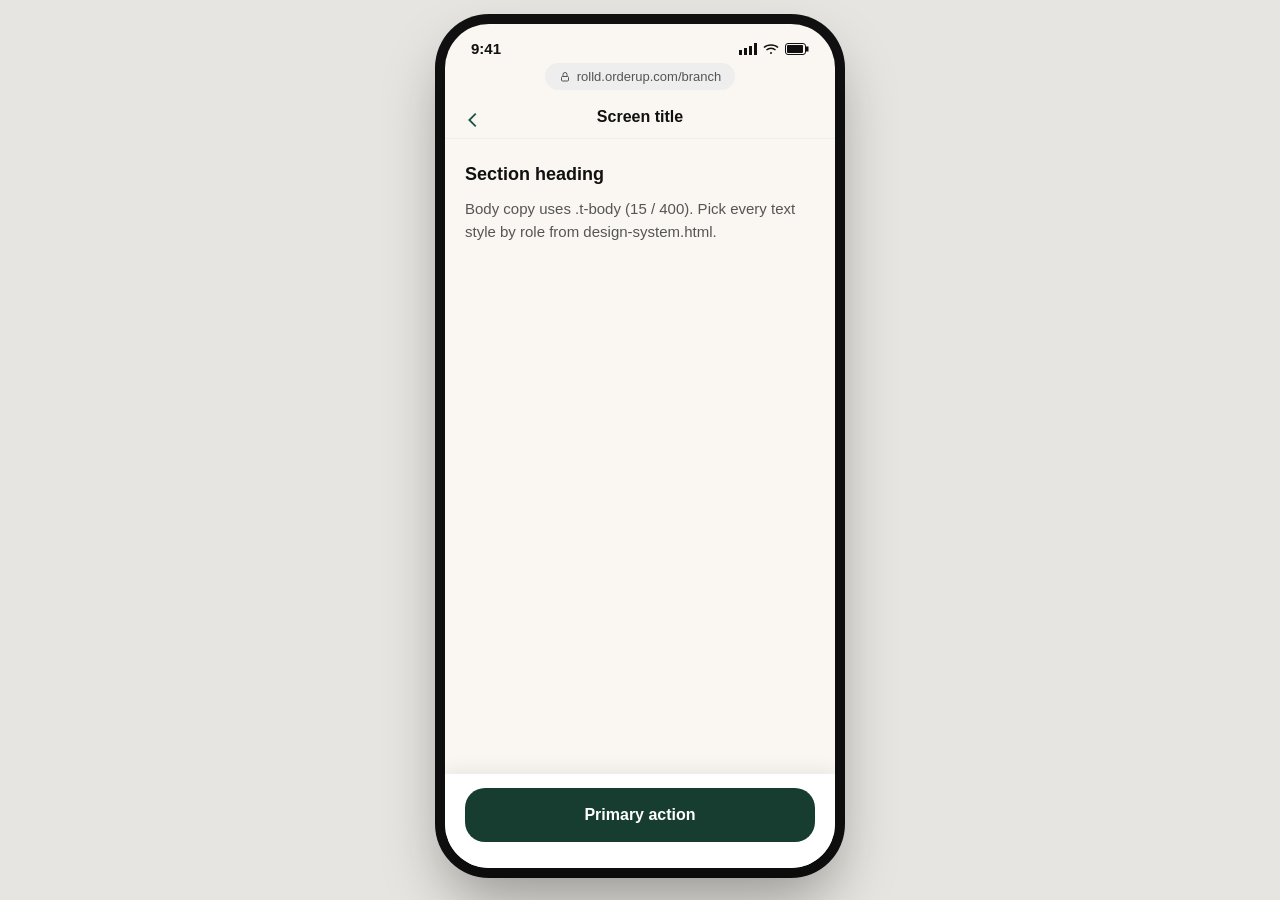
<file: screen-template.html>
<!DOCTYPE html>
<html lang="en">
<head>
<meta charset="UTF-8">
<meta name="viewport" content="width=device-width, initial-scale=1.0">
<title>Roll'd Screen Template</title>
<!--
  Roll'd Order Online — new screen starter (mobile mock-up)
  ---------------------------------------------------------
  Copy this file to start a new screen. Everything outside the
  "YOUR SCREEN CONTENT" block is the shared device mock-up and must not
  change, so every screen has the same size and frame as prototype.html.

  Frame spec (see design-system.html → Phone frame)
  - Screen: 390 × 844 px (iPhone 12/13/14 viewport), corner radius 44px
  - Frame: 10px #111 ring (box-shadow), outer size 410 × 864 px
  - Status bar 34px + browser bar 37px → content area 390 × 773 px
  - Page background #e7e5e1, screen background #faf7f2
  - Type: only the classes / variables in design-system.css
-->
<link rel="stylesheet" href="design-system.css?v=2026-10-13">
<style>
  :root{
    --green-dark:#173d31;
    --green-mid:#1e5443;
  }
  *{box-sizing:border-box;}
  html,body{margin:0;padding:0;height:100%;background:#e7e5e1;font-family:var(--font-sans);}
  strong,b{font-weight:var(--fw-semibold);}
  body{display:flex;align-items:flex-start;justify-content:center;min-height:100vh;padding:24px 0;}

  /* ---- Device mock-up: do not change ---- */
  .phone{
    position:relative;
    width:390px;
    height:844px;
    background:#faf7f2;
    border-radius:44px;
    box-shadow:0 30px 60px rgba(0,0,0,.35), 0 0 0 10px #111;
    overflow:hidden;
  }
  .screen{position:absolute;inset:0;display:flex;flex-direction:column;}
  .statusbar{
    position:relative;z-index:5;width:100%;
    display:flex;align-items:center;justify-content:space-between;
    padding:16px 26px 0;
    font-size:15px;font-weight:600;color:#111; /* device chrome: exempt from type tokens */
  }
  .statusbar .icons{display:flex;align-items:center;gap:6px;}
  .browser-bar{display:flex;justify-content:center;padding:6px 0 4px;}
  .browser-bar .url-pill{
    display:flex;align-items:center;gap:6px;
    background:#eee;color:#555;font-size:13px; /* browser chrome: exempt */
    padding:6px 14px;border-radius:999px;
  }

  /* ---- Standard screen parts (same as prototype.html) ---- */
  .cart-header{
    display:flex;align-items:center;justify-content:center;position:relative;
    padding:14px 20px 12px;border-bottom:1px solid #eee;flex-shrink:0;
  }
  .cart-header h2{margin:0;color:#111;line-height:normal;} /* matches prototype top bar height (46px) */
  .back-btn{
    position:absolute;left:10px;top:8px;
    display:flex;align-items:center;justify-content:center;
    width:36px;height:36px;padding:4px;border:none;background:none;cursor:pointer;
  }
  .cart-scroll{flex:1;overflow-y:auto;padding:16px 20px 110px;}
  .cart-footer{
    position:absolute;left:0;right:0;bottom:0;
    padding:14px 20px 26px;background:#fff;box-shadow:0 -6px 16px rgba(0,0,0,.06);
  }
  .btn-add{
    width:100%;border:none;background:var(--green-dark);color:#fff;
    padding:16px 20px;border-radius:20px;cursor:pointer;
    display:flex;align-items:center;justify-content:center;
  }
  .section-heading{margin:8px 0 12px;color:#111;}
  .copy{margin:0 0 16px;color:#555;}
</style>
</head>
<body>
<div class="phone">
  <div class="screen" id="screen-new">

    <!-- Status bar: always first -->
    <div class="statusbar">
      <span>9:41</span>
      <div class="icons">
        <svg width="18" height="12" viewBox="0 0 18 12" fill="currentColor"><rect x="0" y="7" width="3" height="5"/><rect x="5" y="5" width="3" height="7"/><rect x="10" y="3" width="3" height="9"/><rect x="15" y="0" width="3" height="12"/></svg>
        <svg width="16" height="12" viewBox="0 0 16 12" fill="none" stroke="currentColor" stroke-width="1.5"><path d="M1 4.5C4.5 1 11.5 1 15 4.5"/><path d="M3.5 7C6 4.7 10 4.7 12.5 7"/><circle cx="8" cy="10" r="1" fill="currentColor" stroke="none"/></svg>
        <svg width="24" height="12" viewBox="0 0 24 12" fill="none" stroke="currentColor" stroke-width="1"><rect x="0.5" y="0.5" width="20" height="11" rx="2.5"/><rect x="2" y="2" width="16" height="8" rx="1" fill="currentColor" stroke="none"/><rect x="21" y="4" width="2" height="4" fill="currentColor"/></svg>
      </div>
    </div>

    <!-- Browser bar: always second -->
    <div class="browser-bar">
      <div class="url-pill">
        <svg width="12" height="12" viewBox="0 0 24 24" fill="none" stroke="currentColor" stroke-width="2"><rect x="5" y="11" width="14" height="9" rx="2"/><path d="M8 11V7a4 4 0 0 1 8 0v4"/></svg>
        rolld.orderup.com/branch
      </div>
    </div>

    <!-- ===== YOUR SCREEN CONTENT (390 × 773 px available) ===== -->

    <!-- Top bar: back button + screen title (headline) -->
    <div class="cart-header">
      <button class="back-btn" aria-label="Back"><img src="Icon Back.svg" width="22" height="22" alt=""></button>
      <h2 class="t-headline">Screen title</h2>
    </div>

    <!-- Scrolling body. Bottom padding leaves room for the footer. -->
    <div class="cart-scroll">
      <h3 class="section-heading t-title-3">Section heading</h3>
      <p class="copy t-body">Body copy uses .t-body (15 / 400). Pick every text style by role from design-system.html.</p>
    </div>

    <!-- Sticky footer with the primary action -->
    <div class="cart-footer">
      <button class="btn-add t-headline">Primary action</button>
    </div>

    <!-- ===== END SCREEN CONTENT ===== -->
  </div>
</div>
</body>
</html>
</file>
<file: design-system.css>
/* ==========================================================================
   Roll'd Order Online — Typography + colour tokens (v1)
   Single source of truth for font size, weight, line-height and tracking.
   Reference page: design-system.html

   Desktop values switch on html.is-desktop (the same class prototype.html
   sets from ?view=desktop / the width media query), so one class name gives
   the right size on both layouts.

   Rules
   - Two weights in use: 400 regular and 600 semibold. 700 is reserved.
   - Each role has its own default weight token (--fw-title-1 …). Use it
     instead of --fw-bold so a role's weight can change in one place.
   - Only the sizes below. No 15.5px, no 17px, no 19px.
   - Text inputs are always 16px (smaller triggers iOS zoom-on-focus).
   ========================================================================== */

:root{
  --font-sans:-apple-system,BlinkMacSystemFont,"Segoe UI",Roboto,Arial,sans-serif;

  /* ---------- Colour ----------
     Use the token, never the hex. Grouped by job; design-system.html shows the palette. */
  /* Brand & actions */
  --green-dark:#173d31;     /* Primary buttons, green headers, selected borders */
  --green-mid:#1e5443;      /* Links, text buttons, outline-button text, store & item names */
  --green-line:#1e5443;     /* Outline-button and order-type tile borders */
  --green-pale:#bcdcc0;     /* Selected order-type tile on the store sheet */
  --green-tint:#eaf2ea;     /* Selected radio card, time tile, category tab */
  --green-bright:#1f9d55;   /* "Open" status (dot + label), location pin icons */
  --gold:#e9c96a;           /* Cart count badge */
  --cream:#faf5df;          /* Highlight fills */
  --price:#d0421b;          /* Menu prices */
  /* Text */
  --text-primary:#111111;   /* Headings and main text */
  --text-secondary:#333333; /* Addresses, secondary lines in cards */
  --text-tertiary:#666666;  /* Descriptions, hints, sub-labels */
  --text-muted:#8a8a8a;     /* Meta, overlines, distances, captions */
  --text-disabled:#bbbbbb;  /* Disabled text, pill separators */
  --text-on-dark:#ffffff;   /* Text on green buttons and headers */
  /* Backgrounds */
  --bg-page:#faf7f2;        /* Page background on every ordering screen */
  --bg-surface:#ffffff;     /* Cards, sheets, fields */
  --bg-subtle:#f3efe4;      /* Hover on desktop controls, quiet fills */
  --bg-highlight:#fdf8ec;   /* Applied coupon, active Roll'd Dollars row */
  --bg-loyalty:#f3efe6;     /* Loyalty landing page */
  --bg-club:#afd7c5;        /* Rollers Club band on the landing page */
  /* Borders & dividers */
  --border:#dddddd;         /* Fields, cards, pills, chips */
  --border-subtle:#eeeeee;  /* Card outlines, list dividers */
  --border-warm:#ece7dc;    /* Desktop panel dividers */
  --border-strong:#b9b9b9;  /* Unselected radio rings, closed-status dot */
  /* Status */
  --error:#c0392b;          /* Error text, invalid field borders */
  --error-bg:#fbe1de;       /* Unavailable / error banners */
  --closed:#b3261e;         /* "Closed" label on store cards */
  /* Overlay */
  --overlay:rgba(0,0,0,.45);/* Dim behind sheets and dialogs */

  /* Weights */
  --fw-regular:400;
  --fw-semibold:600;
  --fw-bold:700;

  /* Default weight per role. Emphasis is semibold everywhere: titles,
     headlines, callouts, overlines, badges, prices, links. --fw-bold (700)
     is reserved: no role uses it, so nothing outweighs a heading. */
  --fw-display:600;
  --fw-title-1:600;
  --fw-title-2:600;
  --fw-title-3:600;
  --fw-headline:600;
  --fw-callout:600;
  --fw-overline:600;

  /* Size / line-height pairs — mobile */
  --fs-display:28px;   --lh-display:1.2;    /* Confirmation heroes */
  --fs-title-1:22px;   --lh-title-1:1.25;   /* Screen / page titles */
  --fs-title-2:20px;   --lh-title-2:1.3;    /* Sheet & modal titles */
  --fs-title-3:18px;   --lh-title-3:1.3;    /* Section headings in a screen */
  --fs-headline:16px;  --lh-headline:1.35;  /* Card titles, totals, buttons, top-bar titles */
  --fs-body:15px;      --lh-body:1.5;       /* Paragraphs, descriptions, rows */
  --fs-callout:14px;   --lh-callout:1.4;    /* Compact item names, links, pills */
  --fs-subhead:14px;   --lh-subhead:1.4;    /* Secondary lines in cards: store addresses, supporting info */
  --fs-input:16px;     --lh-input:1.3;      /* Text fields — never below 16px */
  --fs-footnote:13px;  --lh-footnote:1.4;   /* Meta: addresses, dates, hints */
  --fs-caption:12px;   --lh-caption:1.3;    /* Badges, tags, form labels */
  --fs-overline:11px;  --lh-overline:1.2;   /* Uppercase micro-labels */

  --ls-overline:.06em;

  /* Spacing — detail pages (menu item / meal deal) */
  --space-page-x:20px;      /* left & right margin of all content */
  --space-title-desc:8px;   /* item title → description */
  --space-intro:24px;       /* description → first section */
  --space-heading:12px;     /* section heading → its first row */
  --space-row:12px;         /* option row → option row */
  --space-chip:8px;         /* chip → chip (allergens, tags) */
  --space-section:40px;     /* end of one section → next section heading */
  --space-footer:110px;     /* bottom padding so the sticky footer never covers content */

  /* Option card (choice rows, add-on rows). Outer edge → content is 16px: 1px border + 15px padding. */
  --option-border:1px;
  --option-pad:15px;
  --option-control:20px;    /* radio / checkbox size, and the name's line-height */
  --option-min-height:52px; /* 16 + 20 + 16 */
  --option-gap:12px;        /* text ↔ control */
  --option-radius:14px;
}

/* Desktop (1440 build manual, section 2): every text role keeps its mobile size.
   Only a few page-level headings grow, and they set their own size where they're used:
   menu store heading 40/44, menu category title 24/28, confirmation title 22/28, loyalty greeting 24/32. */

/* --------------------------------------------------------------------------
   Text styles — apply one per text element, then (optionally) one weight
   modifier. Each style ships with its default weight.
   -------------------------------------------------------------------------- */
.t-display {font-size:var(--fs-display); line-height:var(--lh-display); font-weight:var(--fw-display);}
.t-title-1 {font-size:var(--fs-title-1); line-height:var(--lh-title-1); font-weight:var(--fw-title-1);}
.t-title-2 {font-size:var(--fs-title-2); line-height:var(--lh-title-2); font-weight:var(--fw-title-2);}
.t-title-3 {font-size:var(--fs-title-3); line-height:var(--lh-title-3); font-weight:var(--fw-title-3);}
.t-headline{font-size:var(--fs-headline);line-height:var(--lh-headline);font-weight:var(--fw-headline);}
.t-body    {font-size:var(--fs-body);    line-height:var(--lh-body);    font-weight:var(--fw-regular);}
.t-callout {font-size:var(--fs-callout); line-height:var(--lh-callout); font-weight:var(--fw-callout);}
.t-subhead {font-size:var(--fs-subhead); line-height:var(--lh-subhead); font-weight:var(--fw-regular);}
.t-input   {font-size:var(--fs-input);   line-height:var(--lh-input);   font-weight:var(--fw-regular);}
.t-footnote{font-size:var(--fs-footnote);line-height:var(--lh-footnote);font-weight:var(--fw-regular);}
.t-caption {font-size:var(--fs-caption); line-height:var(--lh-caption); font-weight:var(--fw-regular);}
.t-overline{font-size:var(--fs-overline);line-height:var(--lh-overline);font-weight:var(--fw-overline);
            letter-spacing:var(--ls-overline);text-transform:uppercase;}

.fw-regular {font-weight:var(--fw-regular);}
.fw-semibold{font-weight:var(--fw-semibold);}
.fw-bold    {font-weight:var(--fw-bold);}
</file>
